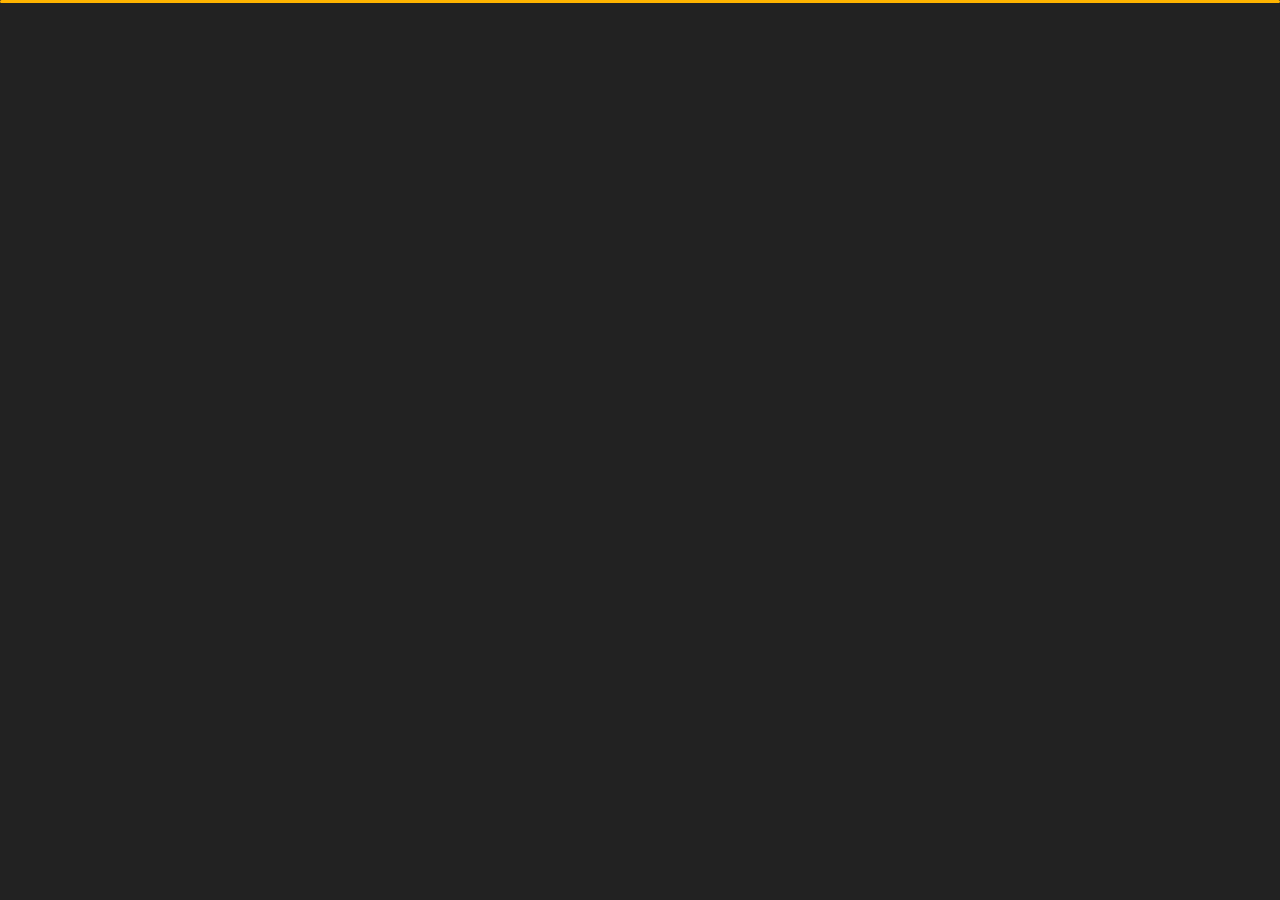
<file: index.html>
﻿<!DOCTYPE html>
<html lang="en">


<head>
    <meta charset="utf-8">
    <title> Ibtesum's Portfolio</title>
    <meta name="viewport" content="width=device-width, initial-scale=1">

    <!-- Template Google Fonts -->
    <link href="https://fonts.googleapis.com/css?family=Poppins:400,400i,500,500i,600,600i,700,700i,800,800i,900,900i" rel="stylesheet">
    <link href="https://fonts.googleapis.com/css?family=Open+Sans:300,400,400i,600,600i,700" rel="stylesheet">

    <!-- Template CSS Files -->
    <link href="css/bootstrap.min.css" rel="stylesheet">
    <link href="css/preloader.min.css" rel="stylesheet">
    <link href="css/circle.css" rel="stylesheet">
    <link href="css/font-awesome.min.css" rel="stylesheet">
    <link href="css/fm.revealator.jquery.min.css" rel="stylesheet">
    <link href="css/style.css" rel="stylesheet">

    <!-- CSS Skin File -->
    <link href="css/skins/yellow.css" rel="stylesheet">
    
        <!-- Live Style Switcher - demo only -->
    <link rel="alternate stylesheet" type="text/css" title="blue" href="css/skins/blue.css" />
    <link rel="alternate stylesheet" type="text/css" title="green" href="css/skins/green.css" />
    <link rel="alternate stylesheet" type="text/css" title="yellow" href="css/skins/yellow.css" />
    <link rel="alternate stylesheet" type="text/css" title="blueviolet" href="css/skins/blueviolet.css" />
    <link rel="alternate stylesheet" type="text/css" title="goldenrod" href="css/skins/goldenrod.css" />
    <link rel="alternate stylesheet" type="text/css" title="magenta" href="css/skins/magenta.css" />
    <link rel="alternate stylesheet" type="text/css" title="orange" href="css/skins/orange.css" />
    <link rel="alternate stylesheet" type="text/css" title="purple" href="css/skins/purple.css" />
    <link rel="alternate stylesheet" type="text/css" title="red" href="css/skins/red.css" />
    <link rel="alternate stylesheet" type="text/css" title="yellowgreen" href="css/skins/yellowgreen.css" />
    <link rel="stylesheet" type="text/css" href="css/styleswitcher.css" />


    <!-- Modernizr JS File -->
    <script src="js/modernizr.custom.js"></script>
</head>

<body class="home">
<!-- Live Style Switcher Starts - demo only -->
<div id="switcher" class="">
    <div class="content-switcher">
        <h4>STYLE SWITCHER</h4>
        <ul>
            <li>
                <a href="#" onclick="setActiveStyleSheet('purple');" title="purple" class="color"><img src="img/styleswitcher/purple.png" alt="purple"/></a>
            </li>
            <li>
                <a href="#" onclick="setActiveStyleSheet('red');" title="red" class="color"><img src="img/styleswitcher/red.png" alt="red"/></a>
            </li>
            <li>
                <a href="#" onclick="setActiveStyleSheet('blueviolet');" title="blueviolet" class="color"><img src="img/styleswitcher/blueviolet.png" alt="blueviolet"/></a>
            </li>
            <li>
                <a href="#" onclick="setActiveStyleSheet('blue');" title="blue" class="color"><img src="img/styleswitcher/blue.png" alt="blue"/></a>
            </li>
            <li>
                <a href="#" onclick="setActiveStyleSheet('goldenrod');" title="goldenrod" class="color"><img src="img/styleswitcher/goldenrod.png" alt="goldenrod"/></a>
            </li>
            <li>
                <a href="#" onclick="setActiveStyleSheet('magenta');" title="magenta" class="color"><img src="img/styleswitcher/magenta.png" alt="magenta"/></a>
            </li>
            <li>
                <a href="#" onclick="setActiveStyleSheet('yellowgreen');" title="yellowgreen" class="color"><img src="img/styleswitcher/yellowgreen.png" alt="yellowgreen"/></a>
            </li>
            <li>
                <a href="#" onclick="setActiveStyleSheet('orange');" title="orange" class="color"><img src="img/styleswitcher/orange.png" alt="orange"/></a>
            </li>
            <li>
                <a href="#" onclick="setActiveStyleSheet('green');" title="green" class="color"><img src="img/styleswitcher/green.png" alt="green"/></a>
            </li>
            <li>
                <a href="#" onclick="setActiveStyleSheet('yellow');" title="yellow" class="color"><img src="img/styleswitcher/yellow.png" alt="yellow"/></a>
            </li>
        </ul>
           <div id="hideSwitcher">&times;</div>
    </div>
</div>
<div id="showSwitcher" class="styleSecondColor"><i class="fa fa-cog fa-spin"></i></div>
<!-- Live Style Switcher Ends - demo only -->
<!-- Header Starts -->
<header class="header" id="navbar-collapse-toggle">
    <!-- Fixed Navigation Starts -->
    <ul class="icon-menu d-none d-lg-block revealator-slideup revealator-once revealator-delay1">
        <li class="icon-box active">
            <i class="fa fa-home"></i>
            <a href="index.html">
                <h2>Home</h2>
            </a>
        </li>
        <li class="icon-box">
            <i class="fa fa-user"></i>
            <a href="about.html">
                <h2>About</h2>
            </a>
        </li>
        <li class="icon-box">
            <i class="fa fa-briefcase"></i>
            <a href="portfolio.html">
                <h2>Portfolio</h2>
            </a>
        </li>
        <li class="icon-box">
            <i class="fa fa-envelope-open"></i>
            <a href="contact.html">
                <h2>Contact</h2>
            </a>
        </li>
        <li class="icon-box">
            <i class="fa fa-comments"></i>
            <a href="blog.html">
                <h2>Blog</h2>
            </a>
        </li>
    </ul>
    <!-- Fixed Navigation Ends -->
    <!-- Mobile Menu Starts -->
    <nav role="navigation" class="d-block d-lg-none">
        <div id="menuToggle">
            <input type="checkbox" />
            <span></span>
            <span></span>
            <span></span>
            <ul class="list-unstyled" id="menu">
                <li class="active"><a href="index.html"><i class="fa fa-home"></i><span>Home</span></a></li>
                <li><a href="about.html"><i class="fa fa-user"></i><span>About</span></a></li>
                <li><a href="portfolio.html"><i class="fa fa-folder-open"></i><span>Portfolio</span></a></li>
                <li><a href="contact.html"><i class="fa fa-envelope-open"></i><span>Contact</span></a></li>
                <li><a href="blog.html"><i class="fa fa-comments"></i><span>Blog</span></a></li>
            </ul>
        </div>
    </nav>
    <!-- Mobile Menu Ends -->
</header>
<!-- Header Ends -->
<!-- Main Content Starts -->
<section class="container-fluid main-container container-home p-0 revealator-slideup revealator-once revealator-delay1">
    <div class="color-block d-none d-lg-block"></div>
    <div class="row home-details-container align-items-center">
        <div class="col-lg-4 bg position-fixed d-none d-lg-block"></div>
        <div class="col-12 col-lg-8 offset-lg-4 home-details text-left text-sm-center text-lg-left">
            <div>
                <img src="img/sakibdp.jpg" class="img-fluid main-img-mobile d-none d-sm-block d-lg-none" alt="my picture" />
                <h6 class="text-uppercase open-sans-font mb-0 d-block d-sm-none d-lg-block">hi there !</h6>
                <h1 class="text-uppercase poppins-font"><span>I'm</span> Mohammad Ibtesum Sakib</h1>
                <p class="open-sans-font">An explorer who is a data science student and Computer Science graduate looking to expand his knowledge of the data field. 
                    I recently completed my master's seminar titled "Leveraging AI and Transformer Models for Depression Detection and Behavioral Insights in
                    Social Media"(Note-2.00) at TU Dortmund. I wrote my bachelor thesis titled "Real-Time Speech-to-Speech Translation from Bengali to English with BLEU 48.98 (Grade: 1.3)".
                    Former Research Assistant in the Economic Research Group (ERG), where I was responsible for data analysis and predictive modeling. 
                    My research focuses on machine learning combined with natural language processing (NLP), text analytics, artificial intelligence, and data science. 
                    Now I am diving deeper into Data Analysis and Statistics</p>
                <a href="about.html" class="btn btn-about">more about me</a>
            </div>
        </div>
    </div>
</section>
<!-- Main Content Ends -->

<script src="js/jquery-3.5.0.min.js"></script>
<script src="js/styleswitcher.js"></script>
<script src="js/preloader.min.js"></script>
<script src="js/fm.revealator.jquery.min.js"></script>
<script src="js/imagesloaded.pkgd.min.js"></script>
<script src="js/masonry.pkgd.min.js"></script>
<script src="js/classie.js"></script>
<script src="js/cbpGridGallery.js"></script>
<script src="js/jquery.hoverdir.js"></script>
<script src="js/popper.min.js"></script>
<script src="js/bootstrap.js"></script>
<script src="js/custom.js"></script>

</body>

</html>
</file>
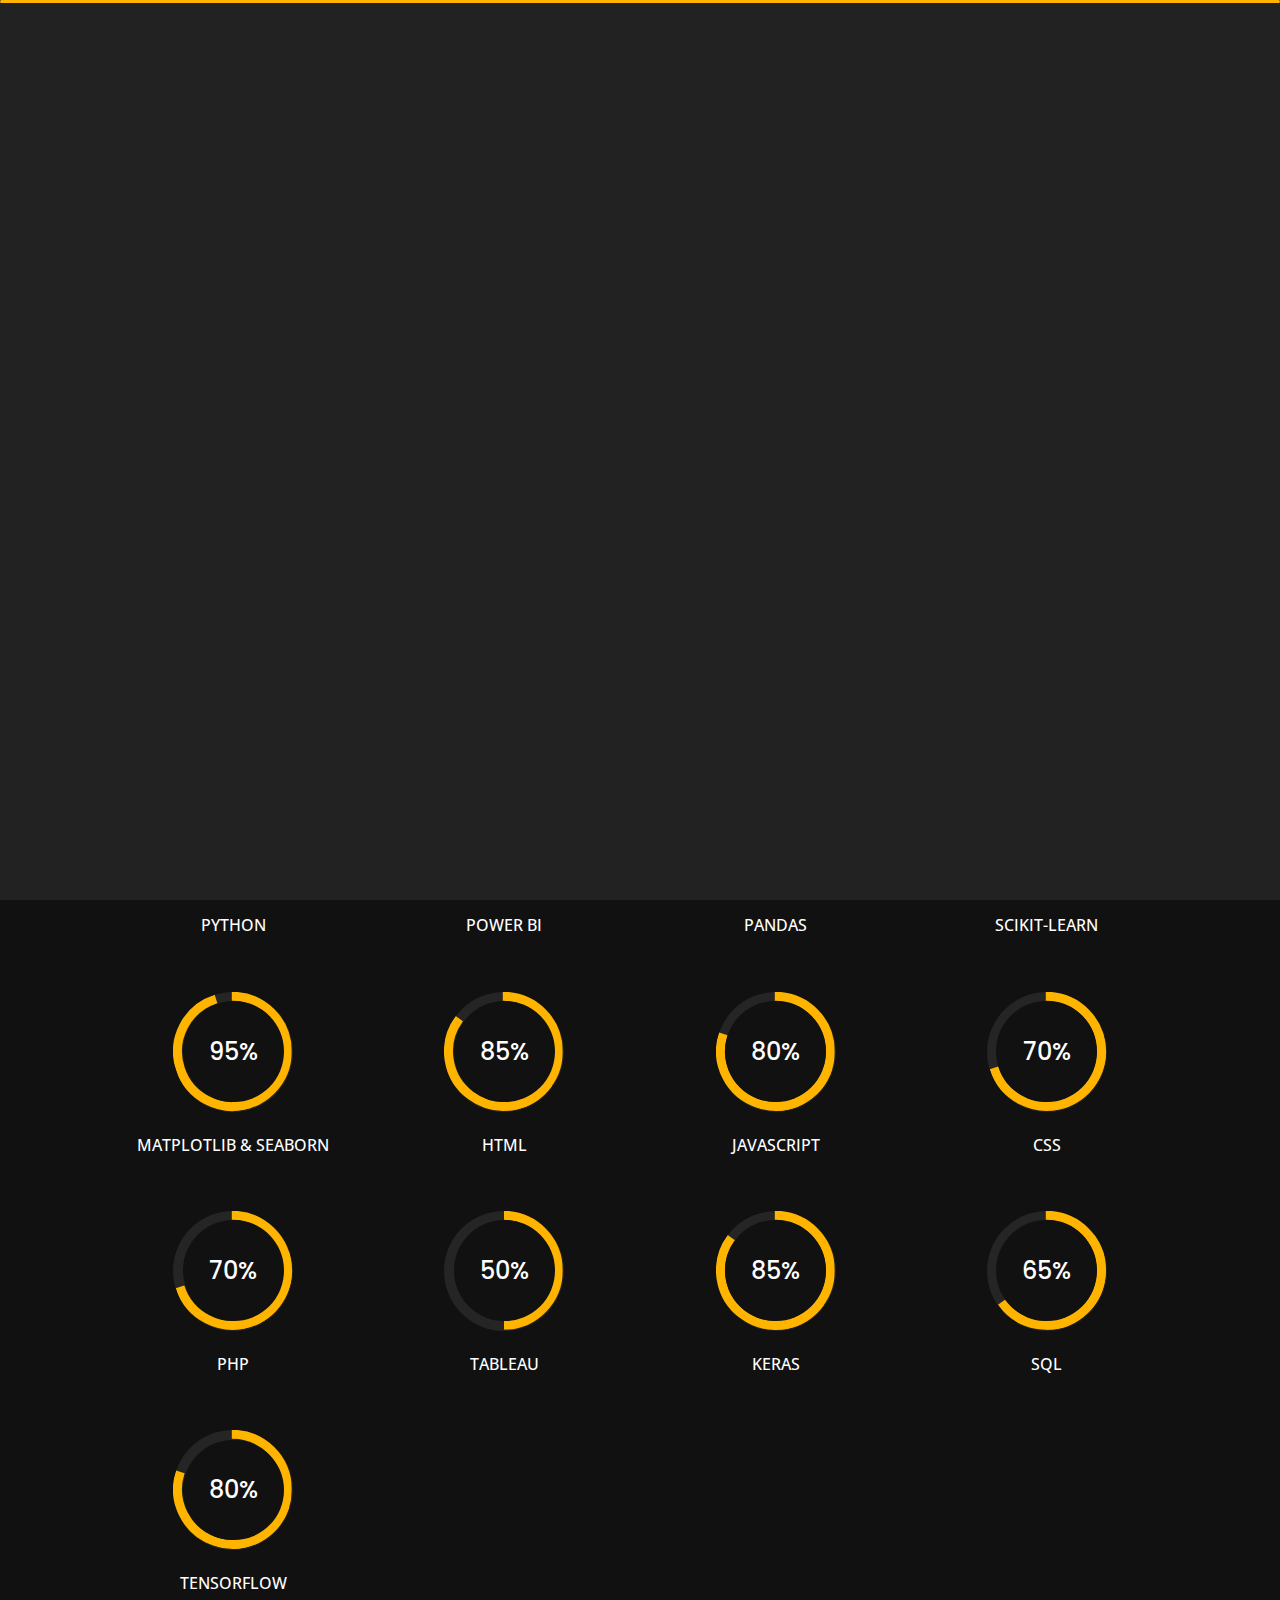
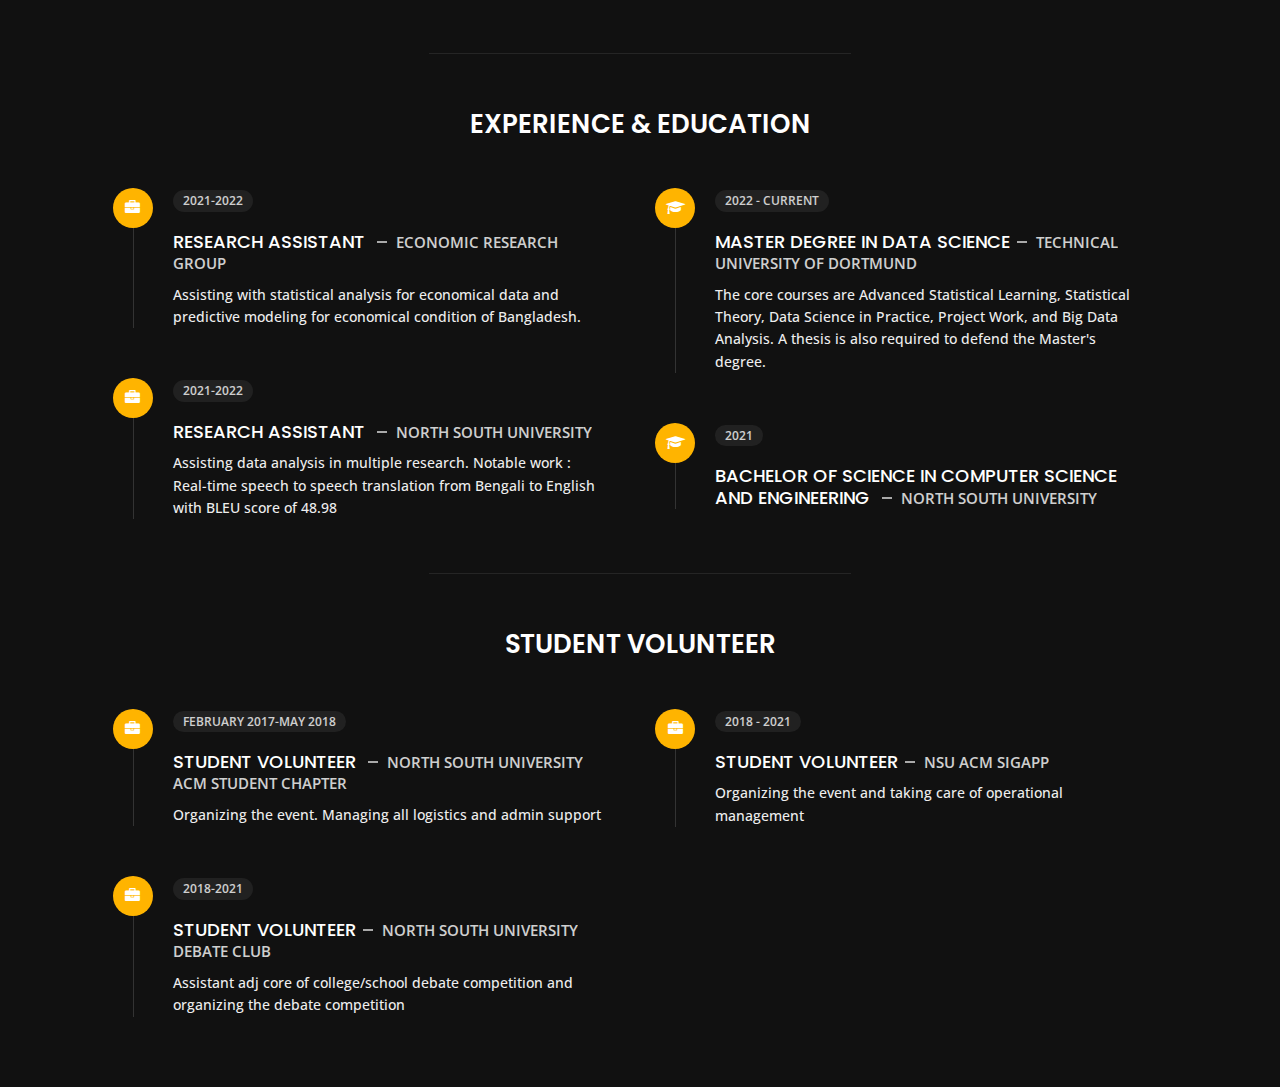
<file: about.html>
<!DOCTYPE html>
<html lang="en">


<head>
    <meta charset="utf-8">
    <title>About Ibtesum's Portfolio</title>
    <meta name="viewport" content="width=device-width, initial-scale=1">

    <!-- Template Google Fonts -->
    <link href="https://fonts.googleapis.com/css?family=Poppins:400,400i,500,500i,600,600i,700,700i,800,800i,900,900i" rel="stylesheet">
    <link href="https://fonts.googleapis.com/css?family=Open+Sans:300,400,400i,600,600i,700" rel="stylesheet">

    <!-- Template CSS Files -->
    <link href="css/bootstrap.min.css" rel="stylesheet">
    <link href="css/preloader.min.css" rel="stylesheet">
    <link href="css/circle.css" rel="stylesheet">
    <link href="css/font-awesome.min.css" rel="stylesheet">
    <link href="css/fm.revealator.jquery.min.css" rel="stylesheet">
    <link href="css/style.css" rel="stylesheet">

    <!-- CSS Skin File -->
    <link href="css/skins/yellow.css" rel="stylesheet">

    <!-- Live Style Switcher - demo only -->
    <link rel="alternate stylesheet" type="text/css" title="blue" href="css/skins/blue.css" />
    <link rel="alternate stylesheet" type="text/css" title="green" href="css/skins/green.css" />
    <link rel="alternate stylesheet" type="text/css" title="yellow" href="css/skins/yellow.css" />
    <link rel="alternate stylesheet" type="text/css" title="blueviolet" href="css/skins/blueviolet.css" />
    <link rel="alternate stylesheet" type="text/css" title="goldenrod" href="css/skins/goldenrod.css" />
    <link rel="alternate stylesheet" type="text/css" title="magenta" href="css/skins/magenta.css" />
    <link rel="alternate stylesheet" type="text/css" title="orange" href="css/skins/orange.css" />
    <link rel="alternate stylesheet" type="text/css" title="purple" href="css/skins/purple.css" />
    <link rel="alternate stylesheet" type="text/css" title="red" href="css/skins/red.css" />
    <link rel="alternate stylesheet" type="text/css" title="yellowgreen" href="css/skins/yellowgreen.css" />
    <link rel="stylesheet" type="text/css" href="css/styleswitcher.css" />

    <!-- Modernizr JS File -->
    <script src="js/modernizr.custom.js"></script>
</head>

<body class="about">
<!-- Live Style Switcher Starts - demo only -->
<div id="switcher" class="">
    <div class="content-switcher">
        <h4>STYLE SWITCHER</h4>
        <ul>
            <li>
                <a href="#" onclick="setActiveStyleSheet('purple');" title="purple" class="color"><img src="img/styleswitcher/purple.png" alt="purple"/></a>
            </li>
            <li>
                <a href="#" onclick="setActiveStyleSheet('red');" title="red" class="color"><img src="img/styleswitcher/red.png" alt="red"/></a>
            </li>
            <li>
                <a href="#" onclick="setActiveStyleSheet('blueviolet');" title="blueviolet" class="color"><img src="img/styleswitcher/blueviolet.png" alt="blueviolet"/></a>
            </li>
            <li>
                <a href="#" onclick="setActiveStyleSheet('blue');" title="blue" class="color"><img src="img/styleswitcher/blue.png" alt="blue"/></a>
            </li>
            <li>
                <a href="#" onclick="setActiveStyleSheet('goldenrod');" title="goldenrod" class="color"><img src="img/styleswitcher/goldenrod.png" alt="goldenrod"/></a>
            </li>
            <li>
                <a href="#" onclick="setActiveStyleSheet('magenta');" title="magenta" class="color"><img src="img/styleswitcher/magenta.png" alt="magenta"/></a>
            </li>
            <li>
                <a href="#" onclick="setActiveStyleSheet('yellowgreen');" title="yellowgreen" class="color"><img src="img/styleswitcher/yellowgreen.png" alt="yellowgreen"/></a>
            </li>
            <li>
                <a href="#" onclick="setActiveStyleSheet('orange');" title="orange" class="color"><img src="img/styleswitcher/orange.png" alt="orange"/></a>
            </li>
            <li>
                <a href="#" onclick="setActiveStyleSheet('green');" title="green" class="color"><img src="img/styleswitcher/green.png" alt="green"/></a>
            </li>
            <li>
                <a href="#" onclick="setActiveStyleSheet('yellow');" title="yellow" class="color"><img src="img/styleswitcher/yellow.png" alt="yellow"/></a>
            </li>
        </ul>

        <div id="hideSwitcher">&times;</div>
    </div>

</div>
<div id="showSwitcher" class="styleSecondColor"><i class="fa fa-cog fa-spin"></i></div>
<!-- Live Style Switcher Ends - demo only -->
<!-- Header Starts -->
<header class="header" id="navbar-collapse-toggle">
    <!-- Fixed Navigation Starts -->
    <ul class="icon-menu d-none d-lg-block revealator-slideup revealator-once revealator-delay1">
        <li class="icon-box">
            <i class="fa fa-home"></i>
            <a href="index.html">
                <h2>Home</h2>
            </a>
        </li>
        <li class="icon-box active">
            <i class="fa fa-user"></i>
            <a href="about.html">
                <h2>About</h2>
            </a>
        </li>
        <li class="icon-box">
            <i class="fa fa-briefcase"></i>
            <a href="portfolio.html">
                <h2>Portfolio</h2>
            </a>
        </li>
        <li class="icon-box">
            <i class="fa fa-envelope-open"></i>
            <a href="contact.html">
                <h2>Contact</h2>
            </a>
        </li>
        <li class="icon-box">
            <i class="fa fa-comments"></i>
            <a href="blog.html">
                <h2>Blog</h2>
            </a>
        </li>
    </ul>
    <!-- Fixed Navigation Ends -->
    <!-- Mobile Menu Starts -->
    <nav role="navigation" class="d-block d-lg-none">
        <div id="menuToggle">
            <input type="checkbox" />
            <span></span>
            <span></span>
            <span></span>
            <ul class="list-unstyled" id="menu">
                <li><a href="index.html"><i class="fa fa-home"></i><span>Home</span></a></li>
                <li class="active"><a href="about.html"><i class="fa fa-user"></i><span>About</span></a></li>
                <li><a href="portfolio.html"><i class="fa fa-folder-open"></i><span>Portfolio</span></a></li>
                <li><a href="contact.html"><i class="fa fa-envelope-open"></i><span>Contact</span></a></li>
                <li><a href="blog.html"><i class="fa fa-comments"></i><span>Blog</span></a></li>
            </ul>
        </div>
    </nav>
    <!-- Mobile Menu Ends -->
</header>
<!-- Header Ends -->
<!-- Page Title Starts -->
<section class="title-section text-left text-sm-center revealator-slideup revealator-once revealator-delay1">
    <h1>ABOUT <span>ME</span></h1>
    <span class="title-bg">Resume</span>
</section>
<!-- Page Title Ends -->
<!-- Main Content Starts -->
<section class="main-content revealator-slideup revealator-once revealator-delay1">
    <div class="container">
        <div class="row">
            <!-- Personal Info Starts -->
            <div class="col-12 col-lg-5 col-xl-6">
                <div class="row">
                    <div class="col-12">
                        <h3 class="text-uppercase custom-title mb-0 ft-wt-600">personal infos</h3>
                    </div>
                    <div class="col-12 d-block d-sm-none">
                        <img src="img/sakibdp.jpg" class="img-fluid main-img-mobile" alt="my picture" />
                    </div>
                    <div class="col-6">
                        <ul class="about-list list-unstyled open-sans-font">
                            <li> <span class="title">first name :</span> <span class="value d-block d-sm-inline-block d-lg-block d-xl-inline-block">Mohammad Ibtesum</span> </li>
                            <li> <span class="title">last name :</span> <span class="value d-block d-sm-inline-block d-lg-block d-xl-inline-block">Sakib</span> </li>
                            <li> <span class="title">Nationality :</span> <span class="value d-block d-sm-inline-block d-lg-block d-xl-inline-block">Bangladeshi</span> </li>
                            <li> <span class="title">Job offer :</span> <span class="value d-block d-sm-inline-block d-lg-block d-xl-inline-block">Available</span> </li>
                        </ul>
                    </div>
                    <div class="col-6">
                        <ul class="about-list list-unstyled open-sans-font">
                            <li> <span class="title">Address :</span> <span class="value d-block d-sm-inline-block d-lg-block d-xl-inline-block">Dortmund, Germany</span> </li>
                            <li> <span class="title">Email :</span> <span class="value d-block d-sm-inline-block d-lg-block d-xl-inline-block">ibtesum38@mail.com</span> </li>
                            <li> <span class="title">LinkedIn :</span> <span class="value d-block d-sm-inline-block d-lg-block d-xl-inline-block">Mohammad Ibtesum Sakib</span> </li>
                            <li> <span class="title">langages :</span> <span class="value d-block d-sm-inline-block d-lg-block d-xl-inline-block">Bengali, English, German, Hindi</span> </li>
                        </ul>
                    </div>
                    <div class="col-12 mt-3">
                        <a href="https://drive.google.com/file/d/1YVea_zYfHLpfUgCi_pkdizruL7v85g2w/view?usp=sharing" class="btn btn-download">Download CV</a>
                    </div>
                </div>
            </div>
            <!-- Personal Info Ends -->
            <!-- Boxes Starts -->
            <div class="col-12 col-lg-7 col-xl-6 mt-5 mt-lg-0">
                <div class="row">
                    <div class="col-6">
                        <div class="box-stats with-margin">
                            <h3 class="poppins-font position-relative">1</h3>
                            <p class="open-sans-font m-0 position-relative text-uppercase">year of <span class="d-block">experience</span></p>
                        </div>
                    </div>
                    <div class="col-6">
                        <div class="box-stats with-margin">
                            <h3 class="poppins-font position-relative">15</h3>
                            <p class="open-sans-font m-0 position-relative text-uppercase">completed <span class="d-block">projects</span></p>
                        </div>
                    </div>
                    <div class="col-6">
                        <div class="box-stats">
                            <h3 class="poppins-font position-relative">10</h3>
                            <p class="open-sans-font m-0 position-relative text-uppercase">Happy<span class="d-block">customers</span></p>
                        </div>
                    </div>
                    <div class="col-6">
                        <div class="box-stats">
                            <h3 class="poppins-font position-relative">3</h3>
                            <p class="open-sans-font m-0 position-relative text-uppercase">awards <span class="d-block">won</span></p>
                        </div>
                    </div>
                </div>
            </div>
            <!-- Boxes Ends -->
        </div>
        <hr class="separator">
        <!-- Skills Starts -->
        <div class="row">
            <div class="col-12">
                <h3 class="text-uppercase pb-4 pb-sm-5 mb-3 mb-sm-0 text-left text-sm-center custom-title ft-wt-600">My Skills</h3>
            </div>
            <div class="col-6 col-md-3 mb-3 mb-sm-5">
                <div class="c100 p95">
                    <span>95%</span>
                    <div class="slice">
                        <div class="bar"></div>
                        <div class="fill"></div>
                    </div>
                </div>
                <h6 class="text-uppercase open-sans-font text-center mt-2 mt-sm-4">Python</h6>
            </div>
            <div class="col-6 col-md-3 mb-3 mb-sm-5">
                <div class="c100 p70">
                    <span>70%</span>
                    <div class="slice">
                        <div class="bar"></div>
                        <div class="fill"></div>
                    </div>
                </div>
                <h6 class="text-uppercase open-sans-font text-center mt-2 mt-sm-4">Power BI</h6>
            </div>
            <div class="col-6 col-md-3 mb-3 mb-sm-5">
                <div class="c100 p95">
                    <span>95%</span>
                    <div class="slice">
                        <div class="bar"></div>
                        <div class="fill"></div>
                    </div>
                </div>
                <h6 class="text-uppercase open-sans-font text-center mt-2 mt-sm-4">Pandas</h6>
            </div>
            <div class="col-6 col-md-3 mb-3 mb-sm-5">
                <div class="c100 p95">
                    <span>95%</span>
                    <div class="slice">
                        <div class="bar"></div>
                        <div class="fill"></div>
                    </div>
                </div>
                <h6 class="text-uppercase open-sans-font text-center mt-2 mt-sm-4">Scikit-Learn</h6>
            </div>
            <div class="col-6 col-md-3 mb-3 mb-sm-5">
                <div class="c100 p95">
                    <span>95%</span>
                    <div class="slice">
                        <div class="bar"></div>
                        <div class="fill"></div>
                    </div>
                </div>
                <h6 class="text-uppercase open-sans-font text-center mt-2 mt-sm-4">Matplotlib & Seaborn</h6>
            </div>
            <div class="col-6 col-md-3 mb-3 mb-sm-5">
                <div class="c100 p85">
                    <span>85%</span>
                    <div class="slice">
                        <div class="bar"></div>
                        <div class="fill"></div>
                    </div>
                </div>
                <h6 class="text-uppercase open-sans-font text-center mt-2 mt-sm-4">html</h6>
            </div>
            <div class="col-6 col-md-3 mb-3 mb-sm-5">
                <div class="c100 p80">
                    <span>80%</span>
                    <div class="slice">
                        <div class="bar"></div>
                        <div class="fill"></div>
                    </div>
                </div>
                <h6 class="text-uppercase open-sans-font text-center mt-2 mt-sm-4">javascript</h6>
            </div>
            <div class="col-6 col-md-3 mb-3 mb-sm-5">
                <div class="c100 p70">
                    <span>70%</span>
                    <div class="slice">
                        <div class="bar"></div>
                        <div class="fill"></div>
                    </div>
                </div>
                <h6 class="text-uppercase open-sans-font text-center mt-2 mt-sm-4">css</h6>
            </div>
            <div class="col-6 col-md-3 mb-3 mb-sm-5">
                <div class="c100 p70">
                    <span>70%</span>
                    <div class="slice">
                        <div class="bar"></div>
                        <div class="fill"></div>
                    </div>
                </div>
                <h6 class="text-uppercase open-sans-font text-center mt-2 mt-sm-4">php</h6>
            </div>
            <div class="col-6 col-md-3 mb-3 mb-sm-5">
                <div class="c100 p50">
                    <span>50%</span>
                    <div class="slice">
                        <div class="bar"></div>
                        <div class="fill"></div>
                    </div>
                </div>
                <h6 class="text-uppercase open-sans-font text-center mt-2 mt-sm-4">Tableau</h6>
            </div>
            <div class="col-6 col-md-3 mb-3 mb-sm-5">
                <div class="c100 p85">
                    <span>85%</span>
                    <div class="slice">
                        <div class="bar"></div>
                        <div class="fill"></div>
                    </div>
                </div>
                <h6 class="text-uppercase open-sans-font text-center mt-2 mt-sm-4">Keras</h6>
            </div>
            <div class="col-6 col-md-3 mb-3 mb-sm-5">
                <div class="c100 p65">
                    <span>65%</span>
                    <div class="slice">
                        <div class="bar"></div>
                        <div class="fill"></div>
                    </div>
                </div>
                <h6 class="text-uppercase open-sans-font text-center mt-2 mt-sm-4">SQL</h6>
            </div>
            <div class="col-6 col-md-3 mb-3 mb-sm-5">
                <div class="c100 p80">
                    <span>80%</span>
                    <div class="slice">
                        <div class="bar"></div>
                        <div class="fill"></div>
                    </div>
                </div>
                <h6 class="text-uppercase open-sans-font text-center mt-2 mt-sm-4">Tensorflow</h6>
            </div>
        </div>
        <!-- Skills Ends -->
        <hr class="separator mt-1">
        <!-- Experience & Education Starts -->
        <div class="row">
            <div class="col-12">
                <h3 class="text-uppercase pb-5 mb-0 text-left text-sm-center custom-title ft-wt-600">Experience <span>&</span> Education</h3>
            </div>
            <div class="col-lg-6 m-15px-tb">
                <div class="resume-box">
                    <ul>
                        <li>
                            <div class="icon">
                                <i class="fa fa-briefcase"></i>
                            </div>
                            <span class="time open-sans-font text-uppercase">2021-2022</span>
                            <h5 class="poppins-font text-uppercase">Research Assistant <span class="place open-sans-font">Economic Research Group</span></h5>
                            <p class="open-sans-font">Assisting with statistical analysis for economical data and predictive modeling for economical condition of Bangladesh.</p>
                        </li>
                        <li>
                            <div class="icon">
                                <i class="fa fa-briefcase"></i>
                            </div>
                            <span class="time open-sans-font text-uppercase">2021-2022</span>
                            <h5 class="poppins-font text-uppercase">Research Assistant <span class="place open-sans-font">North South University</span></h5>
                            <p class="open-sans-font">Assisting data analysis in multiple research. Notable work : Real-time speech to speech translation from Bengali to English with BLEU score of 48.98</p>
                        </li>
                    </ul>
                </div>
            </div>
            <div class="col-lg-6 m-15px-tb">
                <div class="resume-box">
                    <ul>
                        <li>
                            <div class="icon">
                                <i class="fa fa-graduation-cap"></i>
                            </div>
                            <span class="time open-sans-font text-uppercase">2022 - current</span>
                            <h5 class="poppins-font text-uppercase">Master Degree in Data Science<span class="place open-sans-font">Technical University of Dortmund</span></h5>
                            <p class="open-sans-font">The core courses are Advanced Statistical Learning, Statistical Theory, Data Science in Practice, Project Work, and Big Data Analysis. A thesis is also required to defend the Master's degree.</p>
                        </li>
                        <li>
                            <div class="icon">
                                <i class="fa fa-graduation-cap"></i>
                            </div>
                            <span class="time open-sans-font text-uppercase">2021</span>
                            <h5 class="poppins-font text-uppercase">Bachelor of Science in Computer Science and Engineering <span class="place open-sans-font">North South University</span></h5>
                            <p class="open-sans-font"></p>
                        </li>
                    </ul>
                </div>
            </div>
        </div>
        <!-- Experience & Education Ends -->
        <hr class="separator mt-1">
        <!-- Student Volunteer Starts -->
        <div class="row">
            <div class="col-12">
                <h3 class="text-uppercase pb-5 mb-0 text-left text-sm-center custom-title ft-wt-600">Student Volunteer</h3>
            </div>
            <div class="col-lg-6 m-15px-tb">
                <div class="resume-box">
                    <ul>
                        <li>
                            <div class="icon">
                                <i class="fa fa-briefcase"></i>
                            </div>
                            <span class="time open-sans-font text-uppercase">February 2017-May 2018</span>
                            <h5 class="poppins-font text-uppercase">Student Volunteer <span class="place open-sans-font">North South University ACM Student Chapter</span></h5>
                            <p class="open-sans-font">Organizing the event. Managing all logistics and admin support</p>
                        </li>
                        <li>
                            <div class="icon">
                                <i class="fa fa-briefcase"></i>
                            </div>
                            <span class="time open-sans-font text-uppercase">2018-2021</span>
                            <h5 class="poppins-font text-uppercase">Student Volunteer<span class="place open-sans-font">North South University Debate Club</span></h5>
                            <p class="open-sans-font"> Assistant adj core of college/school debate competition and organizing the debate competition</p>
                        </li>
                    </ul>
                </div>
            </div>
            <div class="col-lg-6 m-15px-tb">
                <div class="resume-box">
                    <ul>
                        <li>
                            <div class="icon">
                                <i class="fa fa-briefcase"></i>
                            </div>
                            <span class="time open-sans-font text-uppercase">2018 - 2021</span>
                            <h5 class="poppins-font text-uppercase">Student Volunteer<span class="place open-sans-font">NSU ACM SIGAPP</span></h5>
                            <p class="open-sans-font">Organizing the event and taking care of operational management</p>
                        </li>
                    </ul>
                </div>
            </div>
        </div>
        <!-- Student Volunteer Ends -->
    </div>
</section>
<!-- Main Content Ends -->

<!-- Template JS Files -->
<script src="js/jquery-3.5.0.min.js"></script>
<script src="js/styleswitcher.js"></script>
<script src="js/preloader.min.js"></script>
<script src="js/fm.revealator.jquery.min.js"></script>
<script src="js/imagesloaded.pkgd.min.js"></script>
<script src="js/masonry.pkgd.min.js"></script>
<script src="js/classie.js"></script>
<script src="js/cbpGridGallery.js"></script>
<script src="js/jquery.hoverdir.js"></script>
<script src="js/popper.min.js"></script>
<script src="js/bootstrap.js"></script>
<script src="js/custom.js"></script>

</body>


</html>
</file>
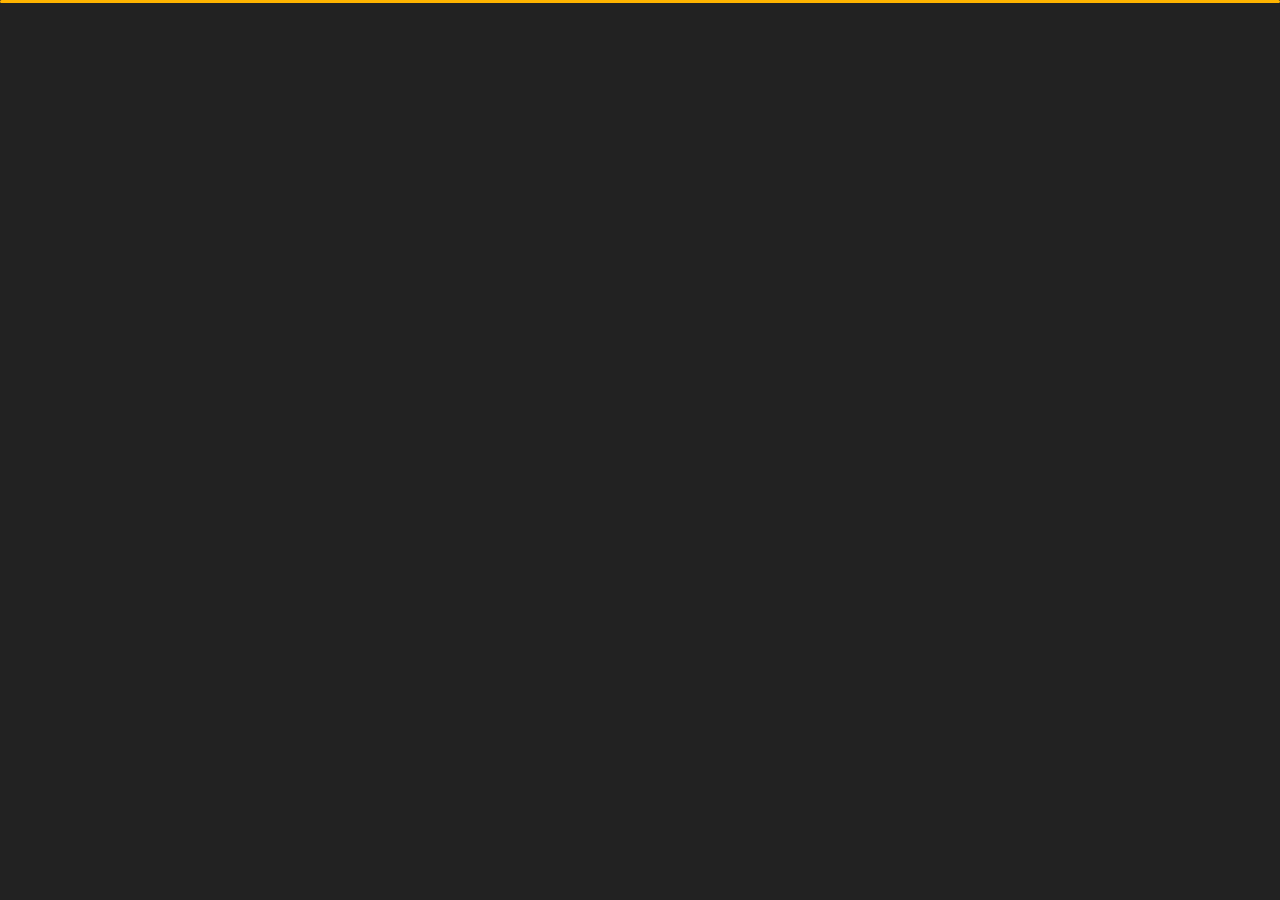
<file: blog-post.html>
<!DOCTYPE html>
<html lang="en">


<head>
    <meta charset="utf-8">
    <title>Blog - Ibtesum's Portfolio</title>
    <meta name="viewport" content="width=device-width, initial-scale=1">

    <!-- Template Google Fonts -->
    <link href="https://fonts.googleapis.com/css?family=Poppins:400,400i,500,500i,600,600i,700,700i,800,800i,900,900i" rel="stylesheet">
    <link href="https://fonts.googleapis.com/css?family=Open+Sans:300,400,400i,600,600i,700" rel="stylesheet">

    <!-- Template CSS Files -->
    <link href="css/bootstrap.min.css" rel="stylesheet">
    <link href="css/preloader.min.css" rel="stylesheet">
    <link href="css/circle.css" rel="stylesheet">
    <link href="css/font-awesome.min.css" rel="stylesheet">
    <link href="css/fm.revealator.jquery.min.css" rel="stylesheet">
    <link href="css/style.css" rel="stylesheet">

    <!-- CSS Skin File -->
    <link href="css/skins/yellow.css" rel="stylesheet">

    <!-- Live Style Switcher - demo only -->
    <link rel="alternate stylesheet" type="text/css" title="blue" href="css/skins/blue.css" />
    <link rel="alternate stylesheet" type="text/css" title="green" href="css/skins/green.css" />
    <link rel="alternate stylesheet" type="text/css" title="yellow" href="css/skins/yellow.css" />
    <link rel="alternate stylesheet" type="text/css" title="blueviolet" href="css/skins/blueviolet.css" />
    <link rel="alternate stylesheet" type="text/css" title="goldenrod" href="css/skins/goldenrod.css" />
    <link rel="alternate stylesheet" type="text/css" title="magenta" href="css/skins/magenta.css" />
    <link rel="alternate stylesheet" type="text/css" title="orange" href="css/skins/orange.css" />
    <link rel="alternate stylesheet" type="text/css" title="purple" href="css/skins/purple.css" />
    <link rel="alternate stylesheet" type="text/css" title="red" href="css/skins/red.css" />
    <link rel="alternate stylesheet" type="text/css" title="yellowgreen" href="css/skins/yellowgreen.css" />
    <link rel="stylesheet" type="text/css" href="css/styleswitcher.css" />

    <!-- Modernizr JS File -->
    <script src="js/modernizr.custom.js"></script>
</head>

<body class="blog-post">
<!-- Live Style Switcher Starts - demo only -->
<div id="switcher" class="">
    <div class="content-switcher">
        <h4>STYLE SWITCHER</h4>
        <ul>
            <li>
                <a href="#" onclick="setActiveStyleSheet('purple');" title="purple" class="color"><img src="img/styleswitcher/purple.png" alt="purple"/></a>
            </li>
            <li>
                <a href="#" onclick="setActiveStyleSheet('red');" title="red" class="color"><img src="img/styleswitcher/red.png" alt="red"/></a>
            </li>
            <li>
                <a href="#" onclick="setActiveStyleSheet('blueviolet');" title="blueviolet" class="color"><img src="img/styleswitcher/blueviolet.png" alt="blueviolet"/></a>
            </li>
            <li>
                <a href="#" onclick="setActiveStyleSheet('blue');" title="blue" class="color"><img src="img/styleswitcher/blue.png" alt="blue"/></a>
            </li>
            <li>
                <a href="#" onclick="setActiveStyleSheet('goldenrod');" title="goldenrod" class="color"><img src="img/styleswitcher/goldenrod.png" alt="goldenrod"/></a>
            </li>
            <li>
                <a href="#" onclick="setActiveStyleSheet('magenta');" title="magenta" class="color"><img src="img/styleswitcher/magenta.png" alt="magenta"/></a>
            </li>
            <li>
                <a href="#" onclick="setActiveStyleSheet('yellowgreen');" title="yellowgreen" class="color"><img src="img/styleswitcher/yellowgreen.png" alt="yellowgreen"/></a>
            </li>
            <li>
                <a href="#" onclick="setActiveStyleSheet('orange');" title="orange" class="color"><img src="img/styleswitcher/orange.png" alt="orange"/></a>
            </li>
            <li>
                <a href="#" onclick="setActiveStyleSheet('green');" title="green" class="color"><img src="img/styleswitcher/green.png" alt="green"/></a>
            </li>
            <li>
                <a href="#" onclick="setActiveStyleSheet('yellow');" title="yellow" class="color"><img src="img/styleswitcher/yellow.png" alt="yellow"/></a>
            </li>
        </ul>

       <div id="hideSwitcher">&times;</div>
    </div>
</div>
<div id="showSwitcher" class="styleSecondColor"><i class="fa fa-cog fa-spin"></i></div>
<!-- Live Style Switcher Ends - demo only -->
<!-- Header Starts -->
<header class="header" id="navbar-collapse-toggle">
    <!-- Fixed Navigation Starts -->
    <ul class="icon-menu d-none d-lg-block revealator-slideup revealator-once revealator-delay1">
        <li class="icon-box">
            <i class="fa fa-home"></i>
            <a href="index.html">
                <h2>Home</h2>
            </a>
        </li>
        <li class="icon-box">
            <i class="fa fa-user"></i>
            <a href="about.html">
                <h2>About</h2>
            </a>
        </li>
        <li class="icon-box">
            <i class="fa fa-briefcase"></i>
            <a href="portfolio.html">
                <h2>Portfolio</h2>
            </a>
        </li>
        <li class="icon-box">
            <i class="fa fa-envelope-open"></i>
            <a href="contact.html">
                <h2>Contact</h2>
            </a>
        </li>
        <li class="icon-box active">
            <i class="fa fa-comments"></i>
            <a href="blog.html">
                <h2>Blog</h2>
            </a>
        </li>
    </ul>
    <!-- Fixed Navigation Ends -->
    <!-- Mobile Menu Starts -->
    <nav role="navigation" class="d-block d-lg-none">
        <div id="menuToggle">
            <input type="checkbox" />
            <span></span>
            <span></span>
            <span></span>
            <ul class="list-unstyled" id="menu">
                <li><a href="index.html"><i class="fa fa-home"></i><span>Home</span></a></li>
                <li><a href="about.html"><i class="fa fa-user"></i><span>About</span></a></li>
                <li><a href="portfolio.html"><i class="fa fa-folder-open"></i><span>Portfolio</span></a></li>
                <li><a href="contact.html"><i class="fa fa-envelope-open"></i><span>Contact</span></a></li>
                <li class="active"><a href="blog.html"><i class="fa fa-comments"></i><span>Blog</span></a></li>
            </ul>
        </div>
    </nav>
    <!-- Mobile Menu Ends -->
</header>
<!-- Header Ends -->
<!-- Page Title Starts -->
<section class="title-section text-left text-sm-center revealator-slideup revealator-once revealator-delay1">
    <h1>my <span>blog</span></h1>
    <span class="title-bg">posts</span>
</section>
<!-- Page Title Ends -->
<!-- Main Content Starts -->
<section class="main-content revealator-slideup revealator-once revealator-delay1">
    <div class="container">
        <div class="row">
            <!-- Article Starts -->
            <article class="col-12">
                <!-- Meta Starts -->
                <div class="meta open-sans-font">
                    <span><i class="fa fa-user"></i> Ibtesum Sakib</span>
                    <span class="date"><i class="fa fa-calendar"></i> 03 December 2023</span>
                    <span><i class="fa fa-tags"></i> Data Science</span>
                </div>
                <!-- Meta Ends -->
                <!-- Article Content Starts -->
                <h1 class="text-uppercase text-capitalize">Everything You Need to Know </h1>
                <img src="img/blog/blog-post-1.jpg" class="img-fluid" alt="Blog image"/>
                <div class="blog-excerpt open-sans-font pb-5">
                    <p>Stay tune!</p>
                </div>
                <!-- Article Content Ends -->
            </article>
            <!-- Article Ends -->
        </div>
    </div>
</section>
<!-- Template JS Files -->
<script src="js/jquery-3.5.0.min.js"></script>
<script src="js/styleswitcher.js"></script>
<script src="js/preloader.min.js"></script>
<script src="js/fm.revealator.jquery.min.js"></script>
<script src="js/imagesloaded.pkgd.min.js"></script>
<script src="js/masonry.pkgd.min.js"></script>
<script src="js/classie.js"></script>
<script src="js/cbpGridGallery.js"></script>
<script src="js/jquery.hoverdir.js"></script>
<script src="js/popper.min.js"></script>
<script src="js/bootstrap.js"></script>
<script src="js/custom.js"></script>

</body>


</html>
</file>
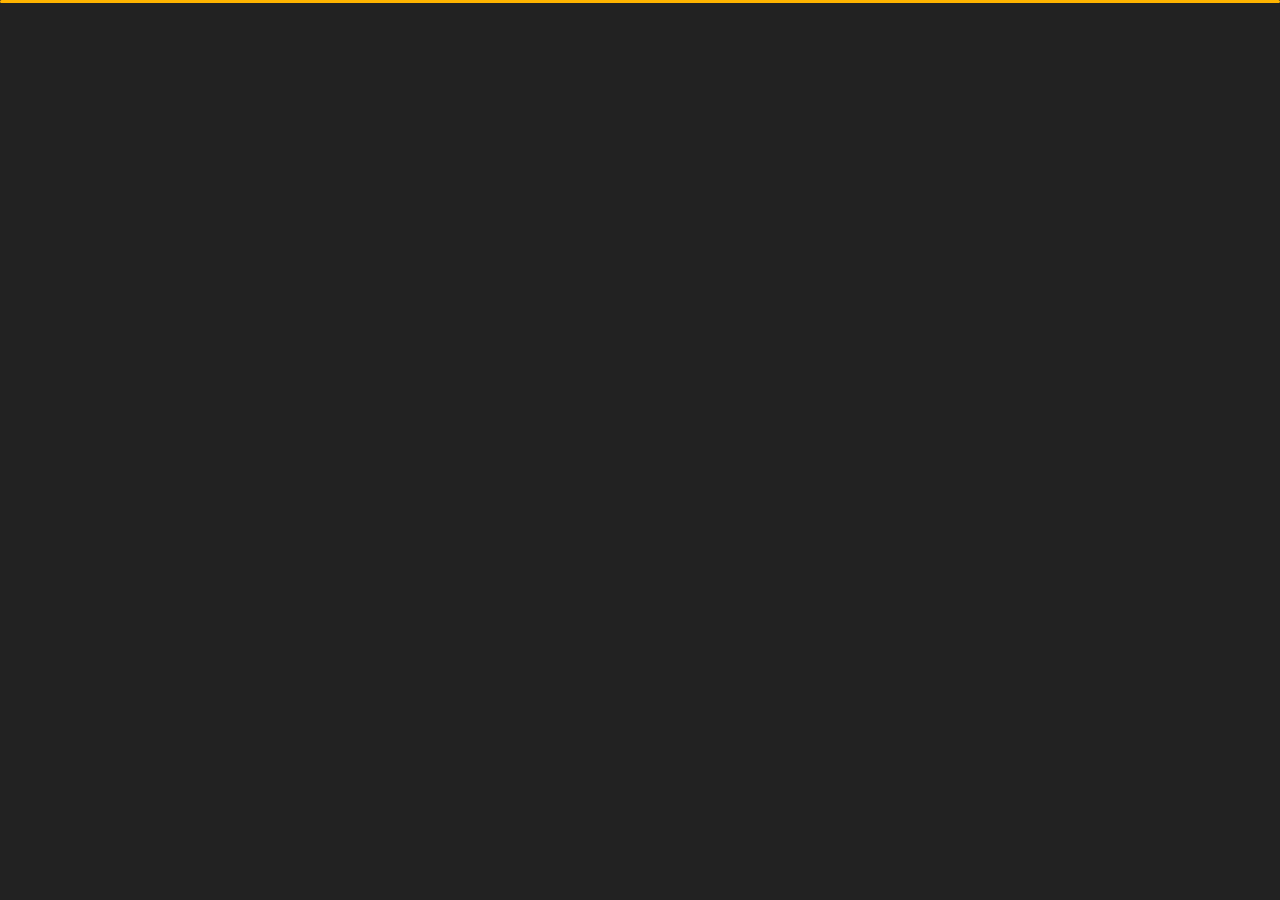
<file: blog.html>
﻿<!DOCTYPE html>
<html lang="en">


<head>
    <meta charset="utf-8">
    <title>Blog - Ibtesum's Portfolio</title>
    <meta name="viewport" content="width=device-width, initial-scale=1">

    <!-- Template Google Fonts -->
    <link href="https://fonts.googleapis.com/css?family=Poppins:400,400i,500,500i,600,600i,700,700i,800,800i,900,900i" rel="stylesheet">
    <link href="https://fonts.googleapis.com/css?family=Open+Sans:300,400,400i,600,600i,700" rel="stylesheet">

    <!-- Template CSS Files -->
    <link href="css/bootstrap.min.css" rel="stylesheet">
    <link href="css/preloader.min.css" rel="stylesheet">
    <link href="css/circle.css" rel="stylesheet">
    <link href="css/font-awesome.min.css" rel="stylesheet">
    <link href="css/fm.revealator.jquery.min.css" rel="stylesheet">
    <link href="css/style.css" rel="stylesheet">

    <!-- CSS Skin File -->
    <link href="css/skins/yellow.css" rel="stylesheet">

    <!-- Live Style Switcher - demo only -->
    <link rel="alternate stylesheet" type="text/css" title="blue" href="css/skins/blue.css" />
    <link rel="alternate stylesheet" type="text/css" title="green" href="css/skins/green.css" />
    <link rel="alternate stylesheet" type="text/css" title="yellow" href="css/skins/yellow.css" />
    <link rel="alternate stylesheet" type="text/css" title="blueviolet" href="css/skins/blueviolet.css" />
    <link rel="alternate stylesheet" type="text/css" title="goldenrod" href="css/skins/goldenrod.css" />
    <link rel="alternate stylesheet" type="text/css" title="magenta" href="css/skins/magenta.css" />
    <link rel="alternate stylesheet" type="text/css" title="orange" href="css/skins/orange.css" />
    <link rel="alternate stylesheet" type="text/css" title="purple" href="css/skins/purple.css" />
    <link rel="alternate stylesheet" type="text/css" title="red" href="css/skins/red.css" />
    <link rel="alternate stylesheet" type="text/css" title="yellowgreen" href="css/skins/yellowgreen.css" />
    <link rel="stylesheet" type="text/css" href="css/styleswitcher.css" />

    <!-- Modernizr JS File -->
    <script src="js/modernizr.custom.js"></script>
</head>

<body class="blog">
<!-- Live Style Switcher Starts - demo only -->
<div id="switcher" class="">
    <div class="content-switcher">
        <h4>STYLE SWITCHER</h4>
        <ul>
            <li>
                <a href="#" onclick="setActiveStyleSheet('purple');" title="purple" class="color"><img src="img/styleswitcher/purple.png" alt="purple"/></a>
            </li>
            <li>
                <a href="#" onclick="setActiveStyleSheet('red');" title="red" class="color"><img src="img/styleswitcher/red.png" alt="red"/></a>
            </li>
            <li>
                <a href="#" onclick="setActiveStyleSheet('blueviolet');" title="blueviolet" class="color"><img src="img/styleswitcher/blueviolet.png" alt="blueviolet"/></a>
            </li>
            <li>
                <a href="#" onclick="setActiveStyleSheet('blue');" title="blue" class="color"><img src="img/styleswitcher/blue.png" alt="blue"/></a>
            </li>
            <li>
                <a href="#" onclick="setActiveStyleSheet('goldenrod');" title="goldenrod" class="color"><img src="img/styleswitcher/goldenrod.png" alt="goldenrod"/></a>
            </li>
            <li>
                <a href="#" onclick="setActiveStyleSheet('magenta');" title="magenta" class="color"><img src="img/styleswitcher/magenta.png" alt="magenta"/></a>
            </li>
            <li>
                <a href="#" onclick="setActiveStyleSheet('yellowgreen');" title="yellowgreen" class="color"><img src="img/styleswitcher/yellowgreen.png" alt="yellowgreen"/></a>
            </li>
            <li>
                <a href="#" onclick="setActiveStyleSheet('orange');" title="orange" class="color"><img src="img/styleswitcher/orange.png" alt="orange"/></a>
            </li>
            <li>
                <a href="#" onclick="setActiveStyleSheet('green');" title="green" class="color"><img src="img/styleswitcher/green.png" alt="green"/></a>
            </li>
            <li>
                <a href="#" onclick="setActiveStyleSheet('yellow');" title="yellow" class="color"><img src="img/styleswitcher/yellow.png" alt="yellow"/></a>
            </li>
        </ul>

       <div id="hideSwitcher">&times;</div>
    </div>
</div>
<div id="showSwitcher" class="styleSecondColor"><i class="fa fa-cog fa-spin"></i></div>
<!-- Live Style Switcher Ends - demo only -->
<!-- Header Starts -->
<header class="header" id="navbar-collapse-toggle">
    <!-- Fixed Navigation Starts -->
    <ul class="icon-menu d-none d-lg-block revealator-slideup revealator-once revealator-delay1">
        <li class="icon-box">
            <i class="fa fa-home"></i>
            <a href="index.html">
                <h2>Home</h2>
            </a>
        </li>
        <li class="icon-box">
            <i class="fa fa-user"></i>
            <a href="about.html">
                <h2>About</h2>
            </a>
        </li>
        <li class="icon-box">
            <i class="fa fa-briefcase"></i>
            <a href="portfolio.html">
                <h2>Portfolio</h2>
            </a>
        </li>
        <li class="icon-box">
            <i class="fa fa-envelope-open"></i>
            <a href="contact.html">
                <h2>Contact</h2>
            </a>
        </li>
        <li class="icon-box active">
            <i class="fa fa-comments"></i>
            <a href="blog.html">
                <h2>Blog</h2>
            </a>
        </li>
    </ul>
    <!-- Fixed Navigation Ends -->
    <!-- Mobile Menu Starts -->
    <nav role="navigation" class="d-block d-lg-none">
        <div id="menuToggle">
            <input type="checkbox" />
            <span></span>
            <span></span>
            <span></span>
            <ul class="list-unstyled" id="menu">
                <li><a href="index.html"><i class="fa fa-home"></i><span>Home</span></a></li>
                <li><a href="about.html"><i class="fa fa-user"></i><span>About</span></a></li>
                <li><a href="portfolio.html"><i class="fa fa-folder-open"></i><span>Portfolio</span></a></li>
                <li><a href="contact.html"><i class="fa fa-envelope-open"></i><span>Contact</span></a></li>
                <li class="active"><a href="blog.html"><i class="fa fa-comments"></i><span>Blog</span></a></li>
            </ul>
        </div>
    </nav>
    <!-- Mobile Menu Ends -->
</header>
<!-- Header Ends -->
<!-- Page Title Starts -->
<section class="title-section text-left text-sm-center revealator-slideup revealator-once revealator-delay1">
    <h1>my <span>blog</span></h1>
    <span class="title-bg">posts</span>
</section>
<!-- Page Title Ends -->
<!-- Main Content Starts -->
<section class="main-content revealator-slideup revealator-once revealator-delay1">
    <div class="container">
        <!-- Articles Starts -->
        <div class="row">
            <!-- Article Starts -->
            <div class="col-12 col-md-6 col-lg-6 col-xl-4 mb-30">
                <article class="post-container">
                    <div class="post-thumb">
                        <a href="blog-post.html" class="d-block position-relative overflow-hidden">
                            <img src="img/blog/blog-post-1.jpg" class="img-fluid" alt="Blog Post">
                        </a>
                    </div>
                    <div class="post-content">
                        <div class="entry-header">
                            <h3><a href="blog-post.html">New blog will be coming soon</a></h3>
                        </div>
                        <div class="entry-content open-sans-font">
                            <p>Stay tune
                            </p>
                        </div>
                    </div>
                </article>
            </div>
            <!-- Article Ends -->
            <!-- Pagination Starts -->
            <div class="col-12 mt-4">
                <nav aria-label="Page navigation example">
                    <ul class="pagination justify-content-center mb-0">
                        <li class="page-item active"><a class="page-link" href="#">1</a></li>
                        <li class="page-item"><a class="page-link" href="#">2</a></li>
                        <li class="page-item"><a class="page-link" href="#">3</a></li>
                        <li class="page-item"><a class="page-link" href="#">4</a></li>
                    </ul>
                </nav>
            </div>
            <!-- Pagination Ends -->
        </div>
        <!-- Articles Ends -->
    </div>

</section>

<!-- Template JS Files -->
<script src="js/jquery-3.5.0.min.js"></script>
<script src="js/styleswitcher.js"></script>
<script src="js/preloader.min.js"></script>
<script src="js/fm.revealator.jquery.min.js"></script>
<script src="js/imagesloaded.pkgd.min.js"></script>
<script src="js/masonry.pkgd.min.js"></script>
<script src="js/classie.js"></script>
<script src="js/cbpGridGallery.js"></script>
<script src="js/jquery.hoverdir.js"></script>
<script src="js/popper.min.js"></script>
<script src="js/bootstrap.js"></script>
<script src="js/custom.js"></script>

</body>


</html>
</file>
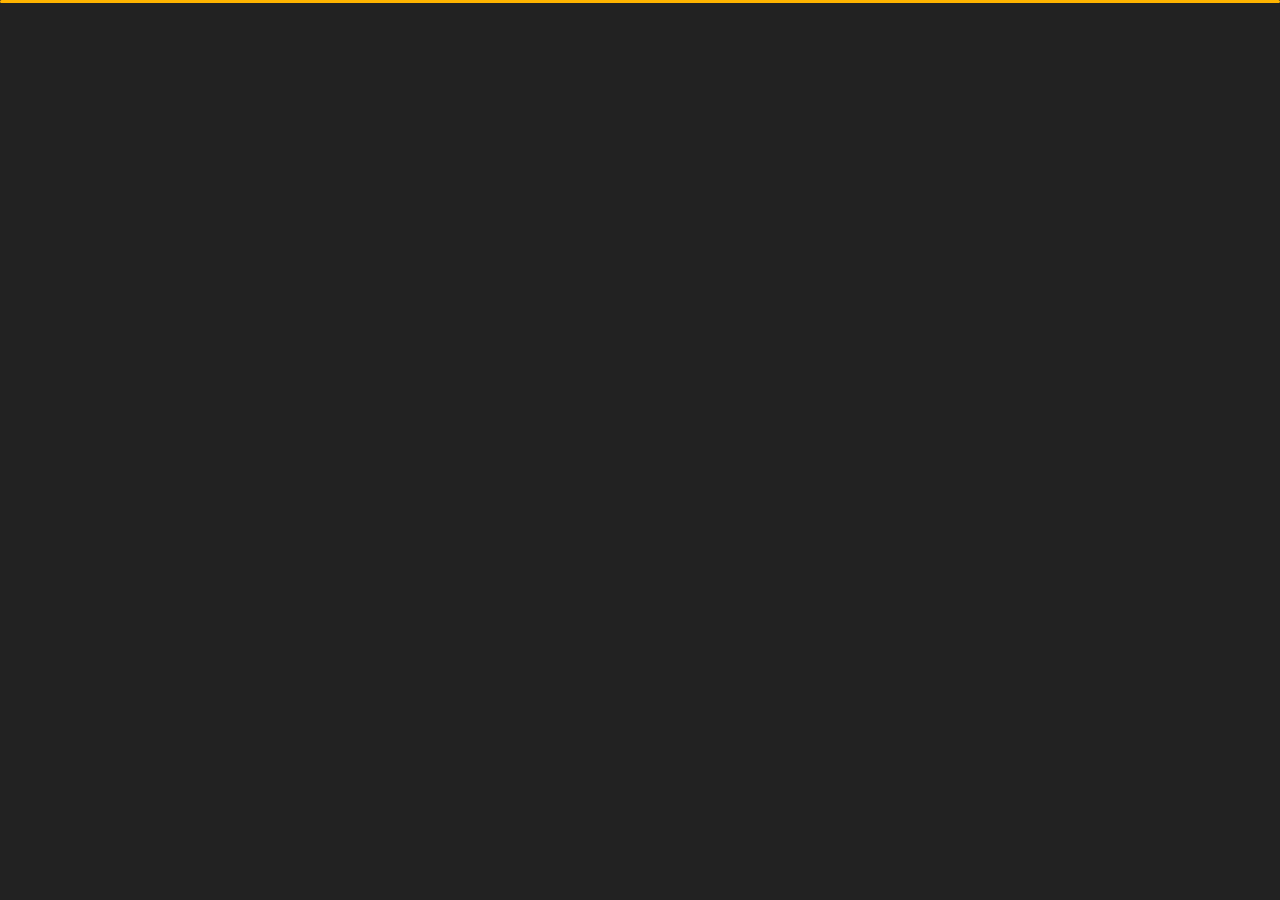
<file: contact.html>
<!DOCTYPE html>
<html lang="en">


<head>
    <meta charset="utf-8">
    <title>Contact - Ibtesum's Portfolio</title>
    <meta name="viewport" content="width=device-width, initial-scale=1">

    <!-- Template Google Fonts -->
    <link href="https://fonts.googleapis.com/css?family=Poppins:400,400i,500,500i,600,600i,700,700i,800,800i,900,900i" rel="stylesheet">
    <link href="https://fonts.googleapis.com/css?family=Open+Sans:300,400,400i,600,600i,700" rel="stylesheet">

    <!-- Template CSS Files -->
    <link href="css/bootstrap.min.css" rel="stylesheet">
    <link href="css/preloader.min.css" rel="stylesheet">
    <link href="css/circle.css" rel="stylesheet">
    <link href="css/font-awesome.min.css" rel="stylesheet">
    <link href="css/fm.revealator.jquery.min.css" rel="stylesheet">
    <link href="css/style.css" rel="stylesheet">

    <!-- CSS Skin File -->
    <link href="css/skins/yellow.css" rel="stylesheet">

    <!-- Live Style Switcher - demo only -->
    <link rel="alternate stylesheet" type="text/css" title="blue" href="css/skins/blue.css" />
    <link rel="alternate stylesheet" type="text/css" title="green" href="css/skins/green.css" />
    <link rel="alternate stylesheet" type="text/css" title="yellow" href="css/skins/yellow.css" />
    <link rel="alternate stylesheet" type="text/css" title="blueviolet" href="css/skins/blueviolet.css" />
    <link rel="alternate stylesheet" type="text/css" title="goldenrod" href="css/skins/goldenrod.css" />
    <link rel="alternate stylesheet" type="text/css" title="magenta" href="css/skins/magenta.css" />
    <link rel="alternate stylesheet" type="text/css" title="orange" href="css/skins/orange.css" />
    <link rel="alternate stylesheet" type="text/css" title="purple" href="css/skins/purple.css" />
    <link rel="alternate stylesheet" type="text/css" title="red" href="css/skins/red.css" />
    <link rel="alternate stylesheet" type="text/css" title="yellowgreen" href="css/skins/yellowgreen.css" />
    <link rel="stylesheet" type="text/css" href="css/styleswitcher.css" />

    <!-- Modernizr JS File -->
    <script src="js/modernizr.custom.js"></script>
</head>

<body class="contact">
<!-- Live Style Switcher Starts - demo only -->
<div id="switcher" class="">
    <div class="content-switcher">
        <h4>STYLE SWITCHER</h4>
        <ul>
            <li>
                <a href="#" onclick="setActiveStyleSheet('purple');" title="purple" class="color"><img src="img/styleswitcher/purple.png" alt="purple"/></a>
            </li>
            <li>
                <a href="#" onclick="setActiveStyleSheet('red');" title="red" class="color"><img src="img/styleswitcher/red.png" alt="red"/></a>
            </li>
            <li>
                <a href="#" onclick="setActiveStyleSheet('blueviolet');" title="blueviolet" class="color"><img src="img/styleswitcher/blueviolet.png" alt="blueviolet"/></a>
            </li>
            <li>
                <a href="#" onclick="setActiveStyleSheet('blue');" title="blue" class="color"><img src="img/styleswitcher/blue.png" alt="blue"/></a>
            </li>
            <li>
                <a href="#" onclick="setActiveStyleSheet('goldenrod');" title="goldenrod" class="color"><img src="img/styleswitcher/goldenrod.png" alt="goldenrod"/></a>
            </li>
            <li>
                <a href="#" onclick="setActiveStyleSheet('magenta');" title="magenta" class="color"><img src="img/styleswitcher/magenta.png" alt="magenta"/></a>
            </li>
            <li>
                <a href="#" onclick="setActiveStyleSheet('yellowgreen');" title="yellowgreen" class="color"><img src="img/styleswitcher/yellowgreen.png" alt="yellowgreen"/></a>
            </li>
            <li>
                <a href="#" onclick="setActiveStyleSheet('orange');" title="orange" class="color"><img src="img/styleswitcher/orange.png" alt="orange"/></a>
            </li>
            <li>
                <a href="#" onclick="setActiveStyleSheet('green');" title="green" class="color"><img src="img/styleswitcher/green.png" alt="green"/></a>
            </li>
            <li>
                <a href="#" onclick="setActiveStyleSheet('yellow');" title="yellow" class="color"><img src="img/styleswitcher/yellow.png" alt="yellow"/></a>
            </li>
        </ul>

        <div id="hideSwitcher">&times;</div>
    </div>
</div>
<div id="showSwitcher" class="styleSecondColor"><i class="fa fa-cog fa-spin"></i></div>
<!-- Live Style Switcher Ends - demo only -->
<!-- Header Starts -->
<header class="header" id="navbar-collapse-toggle">
    <!-- Fixed Navigation Starts -->
    <ul class="icon-menu d-none d-lg-block revealator-slideup revealator-once revealator-delay1">
        <li class="icon-box">
            <i class="fa fa-home"></i>
            <a href="index.html">
                <h2>Home</h2>
            </a>
        </li>
        <li class="icon-box">
            <i class="fa fa-user"></i>
            <a href="about.html">
                <h2>About</h2>
            </a>
        </li>
        <li class="icon-box">
            <i class="fa fa-briefcase"></i>
            <a href="portfolio.html">
                <h2>Portfolio</h2>
            </a>
        </li>
        <li class="icon-box active">
            <i class="fa fa-envelope-open"></i>
            <a href="contact.html">
                <h2>Contact</h2>
            </a>
        </li>
        <li class="icon-box">
            <i class="fa fa-comments"></i>
            <a href="blog.html">
                <h2>Blog</h2>
            </a>
        </li>
    </ul>
    <!-- Fixed Navigation Ends -->
    <!-- Mobile Menu Starts -->
    <nav role="navigation" class="d-block d-lg-none">
        <div id="menuToggle">
            <input type="checkbox" />
            <span></span>
            <span></span>
            <span></span>
            <ul class="list-unstyled" id="menu">
                <li><a href="index.html"><i class="fa fa-home"></i><span>Home</span></a></li>
                <li><a href="about.html"><i class="fa fa-user"></i><span>About</span></a></li>
                <li><a href="portfolio.html"><i class="fa fa-folder-open"></i><span>Portfolio</span></a></li>
                <li class="active"><a href="contact.html"><i class="fa fa-envelope-open"></i><span>Contact</span></a></li>
                <li><a href="blog.html"><i class="fa fa-comments"></i><span>Blog</span></a></li>
            </ul>
        </div>
    </nav>
    <!-- Mobile Menu Ends -->
</header>
<!-- Header Ends -->
<!-- Page Title Starts -->
<section class="title-section text-left text-sm-center revealator-slideup revealator-once revealator-delay1">
    <h1>get in <span>touch</span></h1>
    <span class="title-bg">contact</span>
</section>
<!-- Page Title Ends -->
<!-- Main Content Starts -->
<section class="main-content revealator-slideup revealator-once revealator-delay1">
    <div class="container">
        <div class="row">
            <!-- Left Side Starts -->
            <div class="col-12 col-lg-4">
                <h3 class="text-uppercase custom-title mb-0 ft-wt-600 pb-3">Don't be shy !</h3>
                <p class="open-sans-font mb-3">Feel free to get in touch with me. I am always open to discussing new projects, creative ideas or opportunities to be part of your visions.</p>
                <p class="open-sans-font custom-span-contact position-relative">
                    <i class="fa fa-envelope-open position-absolute"></i>
                    <span class="d-block">mail me</span>ibtesum38@gmail.com
                </p>

                <ul class="social list-unstyled pt-1 mb-5">
                    <li class="Github"><a title="Github" href="https://github.com/Ibtesum-Sakib"><i class="fa fa-github"></i></a>
                    </li>
                    <li class="twitter"><a title="Twitter" href="https://twitter.com/IbtesumSakib"><i class="fa fa-twitter"></i></a>
                    </li>
                    <li class="youtube"><a title="Youtube" href="https://www.youtube.com/channel/UC-u2D1oXdclCIInszBBSsdg"><i class="fa fa-youtube"></i></a>
                    </li>
                    <li class="LinkedIn"><a title="LinkedIn" href="https://www.linkedin.com/in/mohammad-ibtesum-sakib-40152a148/"><i class="fa fa-linkedin"></i></a>
                    </li>
                </ul>
            </div>
            <!-- Left Side Ends -->
            <!-- Contact Form Starts
            <div class="col-12 col-lg-8">
                <form class="contactform" method="post" action="http://slimhamdi.net/tunis/dark/php/process-form.php">
                    <div class="contactform">
                        <div class="row">
                            <div class="col-12 col-md-4">
                                <input type="text" name="name" placeholder="YOUR NAME">
                            </div>
                            <div class="col-12 col-md-4">
                                <input type="email" name="email" placeholder="YOUR EMAIL">
                            </div>
                            <div class="col-12 col-md-4">
                                <input type="text" name="subject" placeholder="YOUR SUBJECT">
                            </div>
                            <div class="col-12">
                                <textarea name="message" placeholder="YOUR MESSAGE"></textarea>
                                <button type="submit" class="btn btn-contact">Send Message</button>
                            </div>
                            <div class="col-12 form-message">
                                <span class="output_message text-center font-weight-600 text-uppercase"></span>
                            </div>
                        </div>
                    </div>
                </form>
            </div>
             Contact Form Ends -->
        </div>
    </div>

</section>
<!-- Template JS Files -->
<script src="js/jquery-3.5.0.min.js"></script>
<script src="js/styleswitcher.js"></script>
<script src="js/preloader.min.js"></script>
<script src="js/fm.revealator.jquery.min.js"></script>
<script src="js/imagesloaded.pkgd.min.js"></script>
<script src="js/masonry.pkgd.min.js"></script>
<script src="js/classie.js"></script>
<script src="js/cbpGridGallery.js"></script>
<script src="js/jquery.hoverdir.js"></script>
<script src="js/popper.min.js"></script>
<script src="js/bootstrap.js"></script>
<script src="js/custom.js"></script>

</body>


</html>
</file>
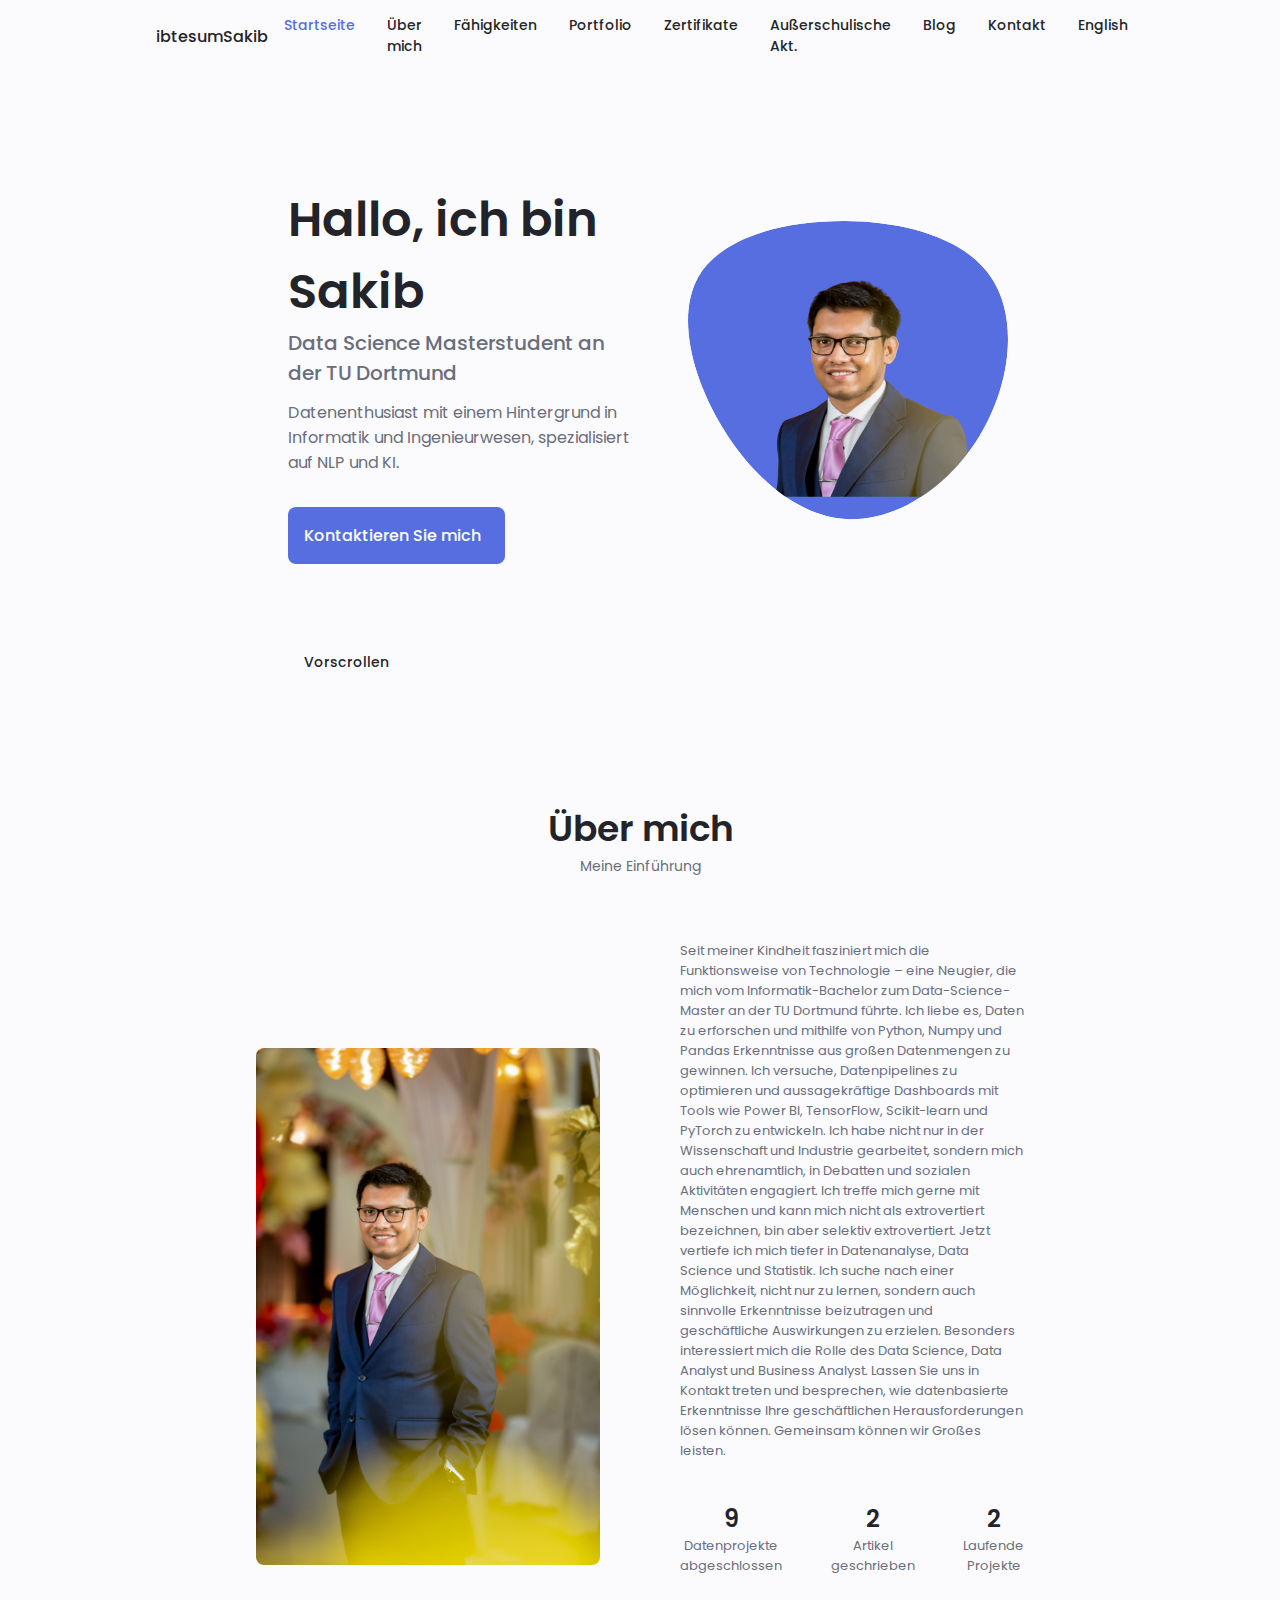
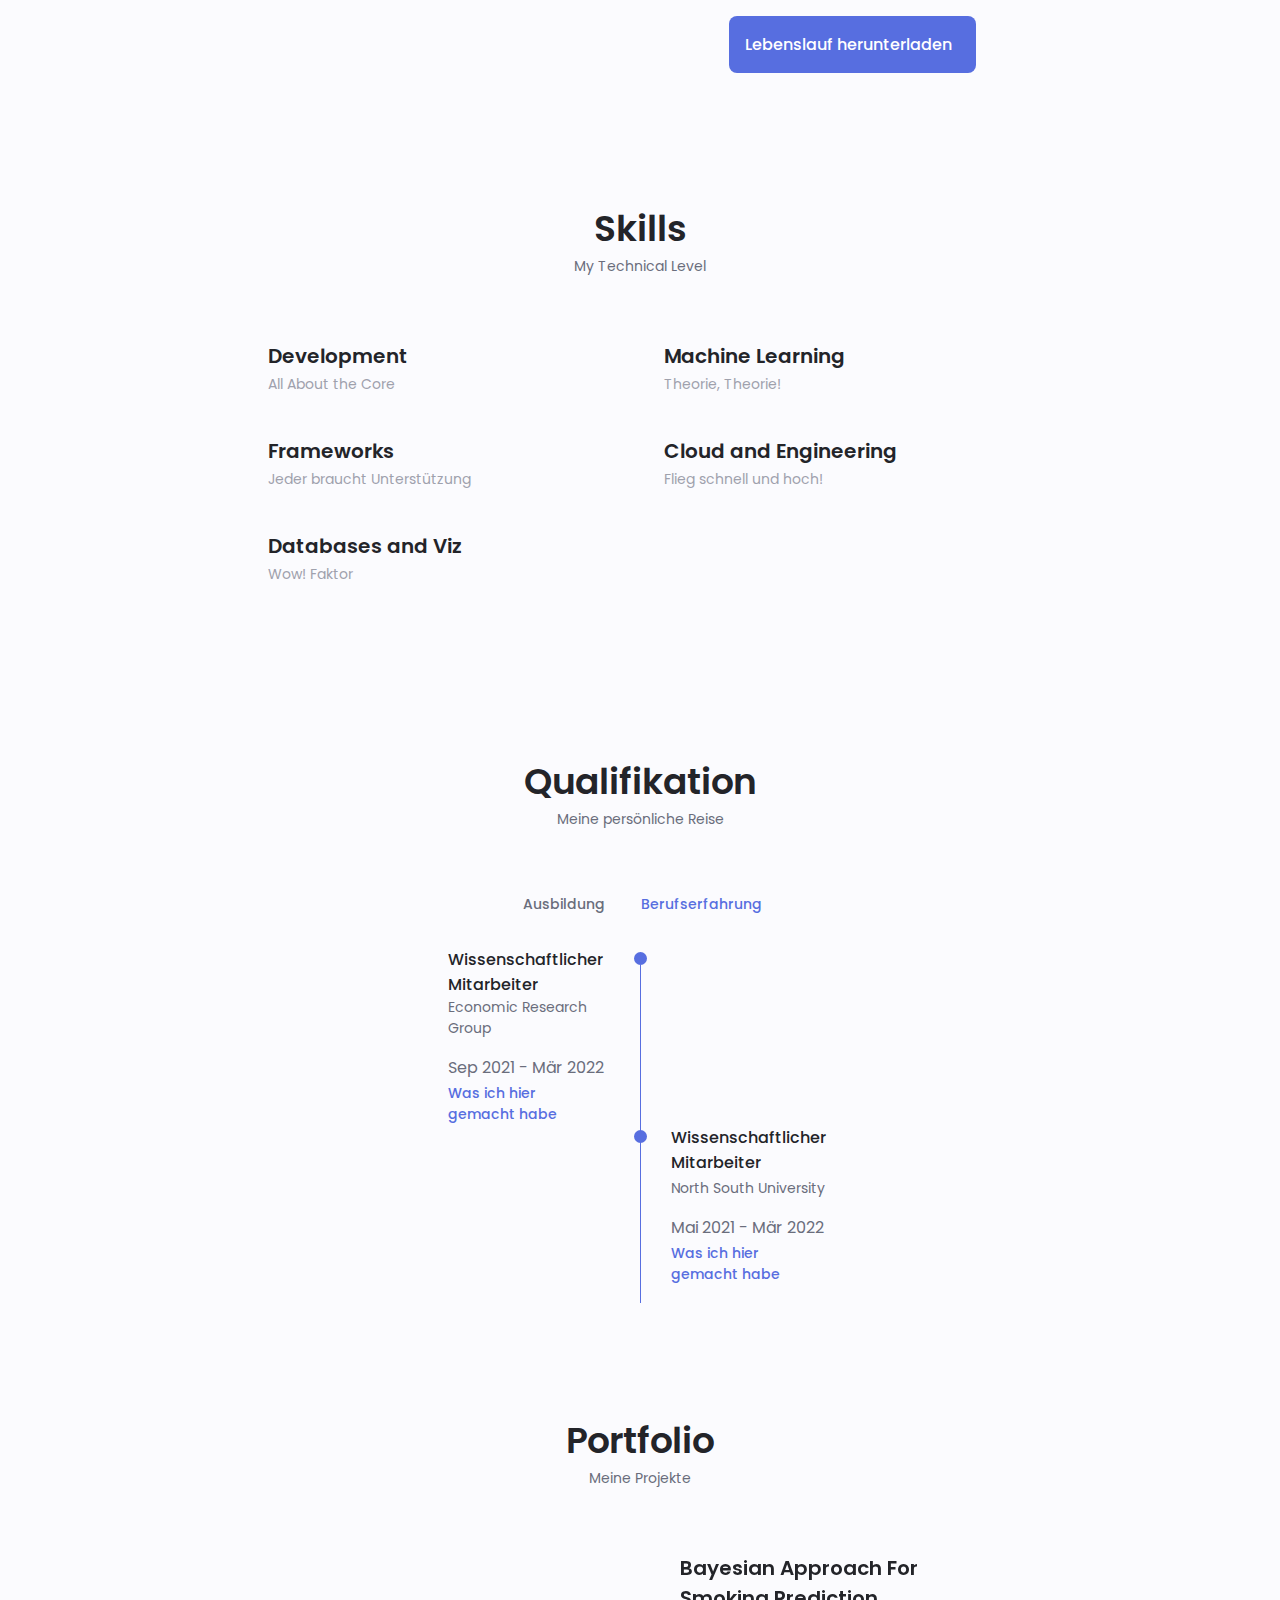
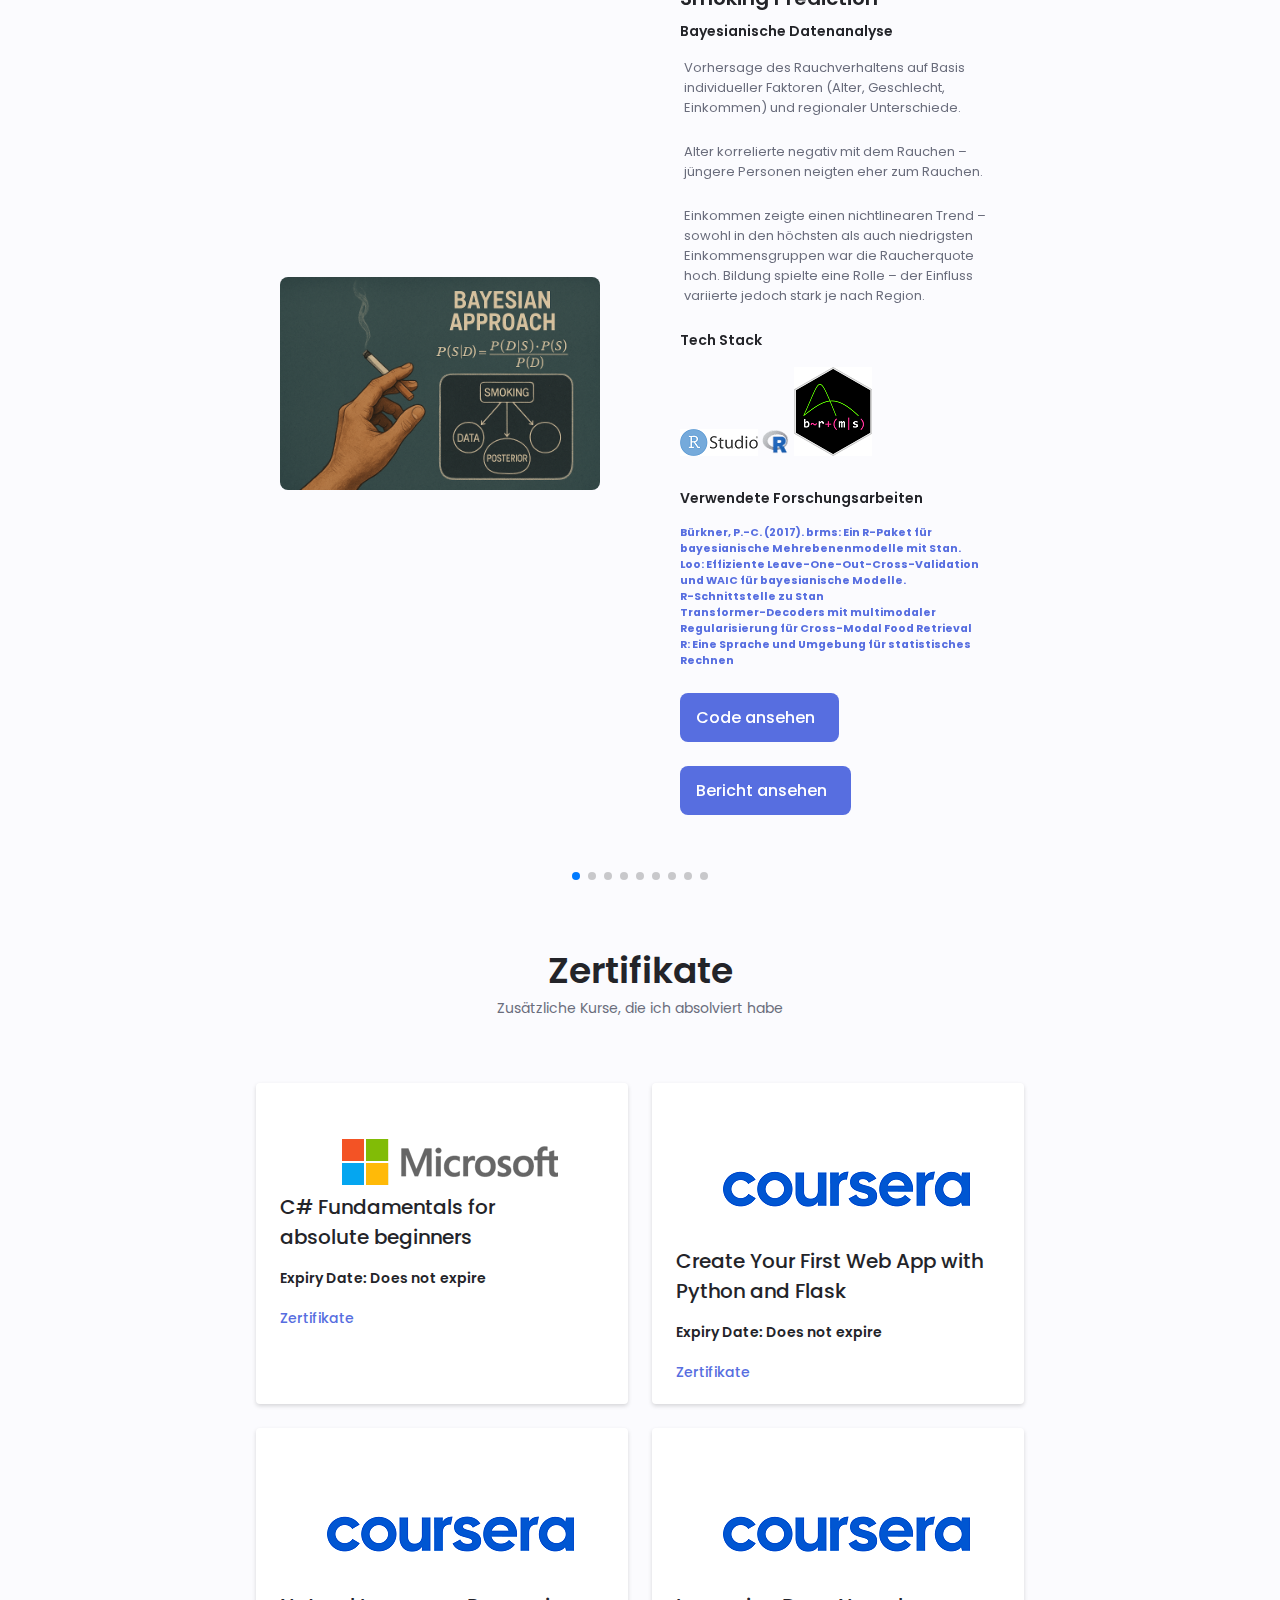
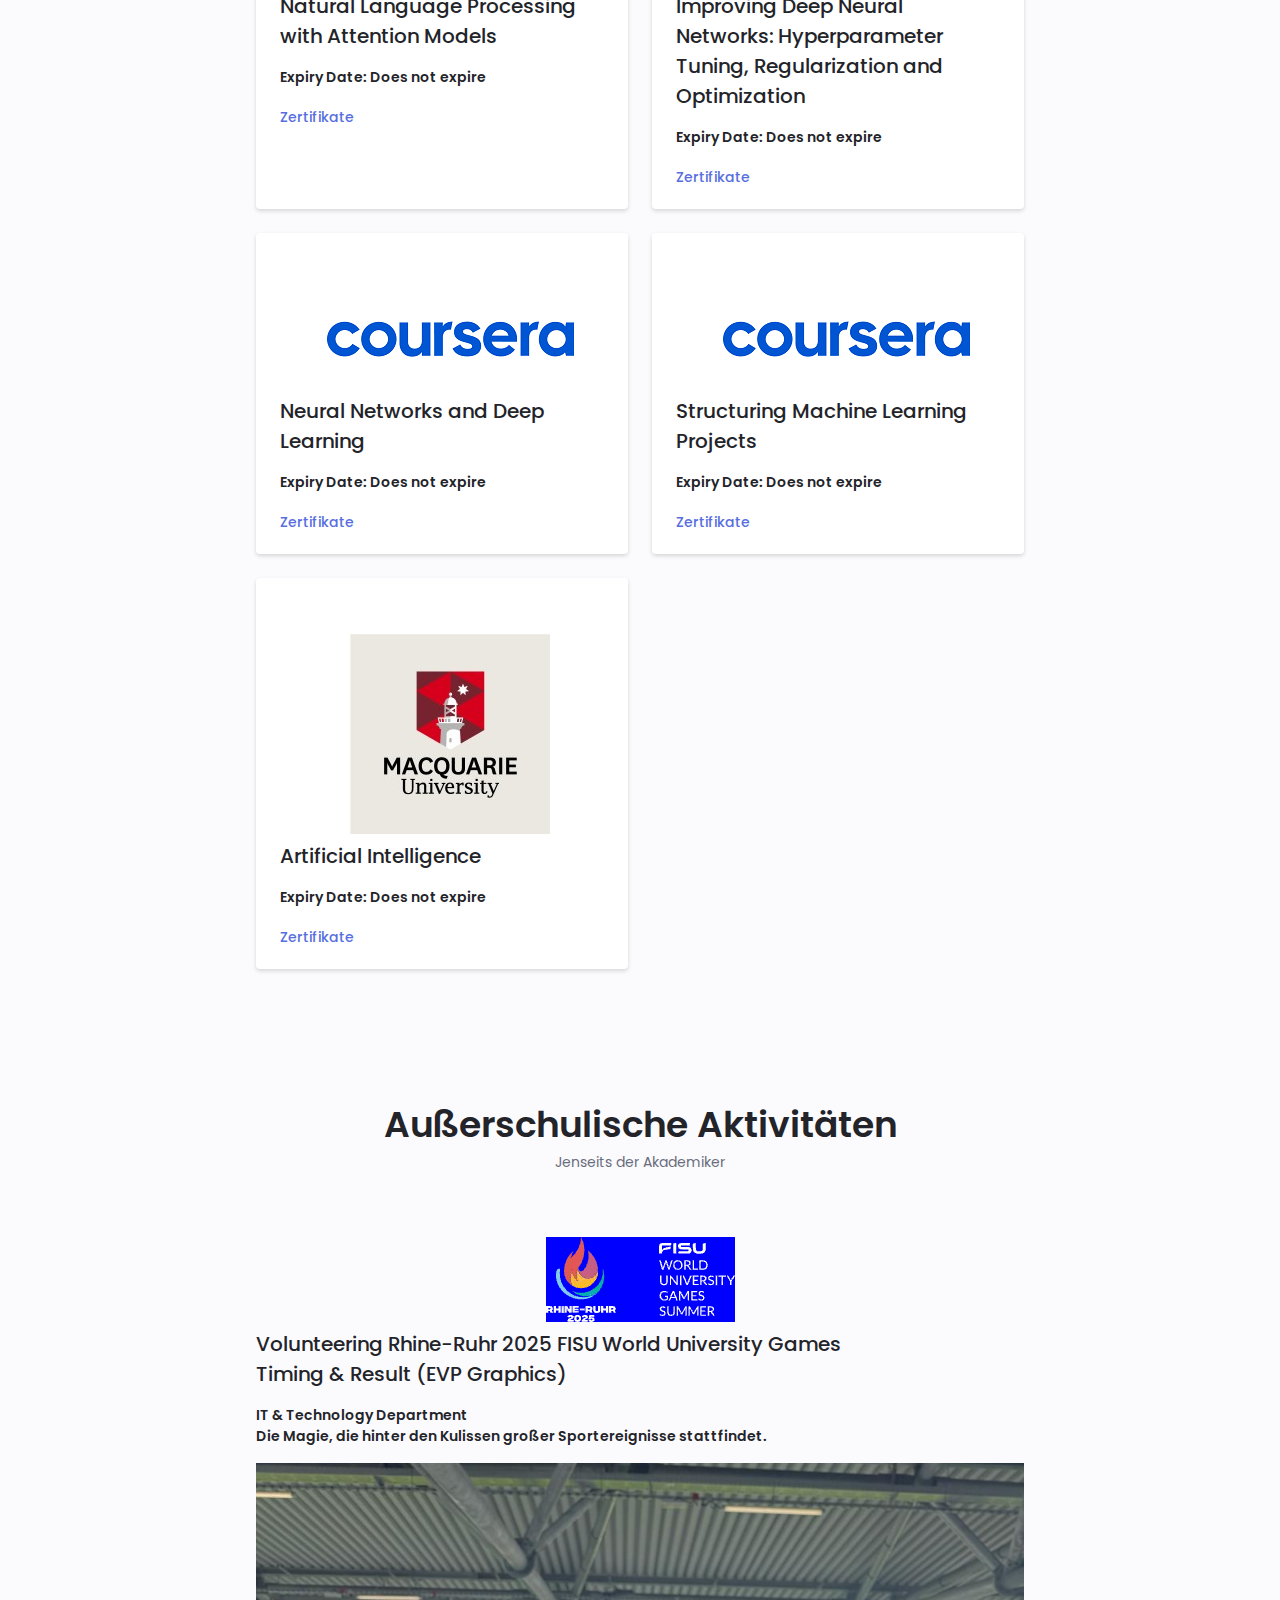
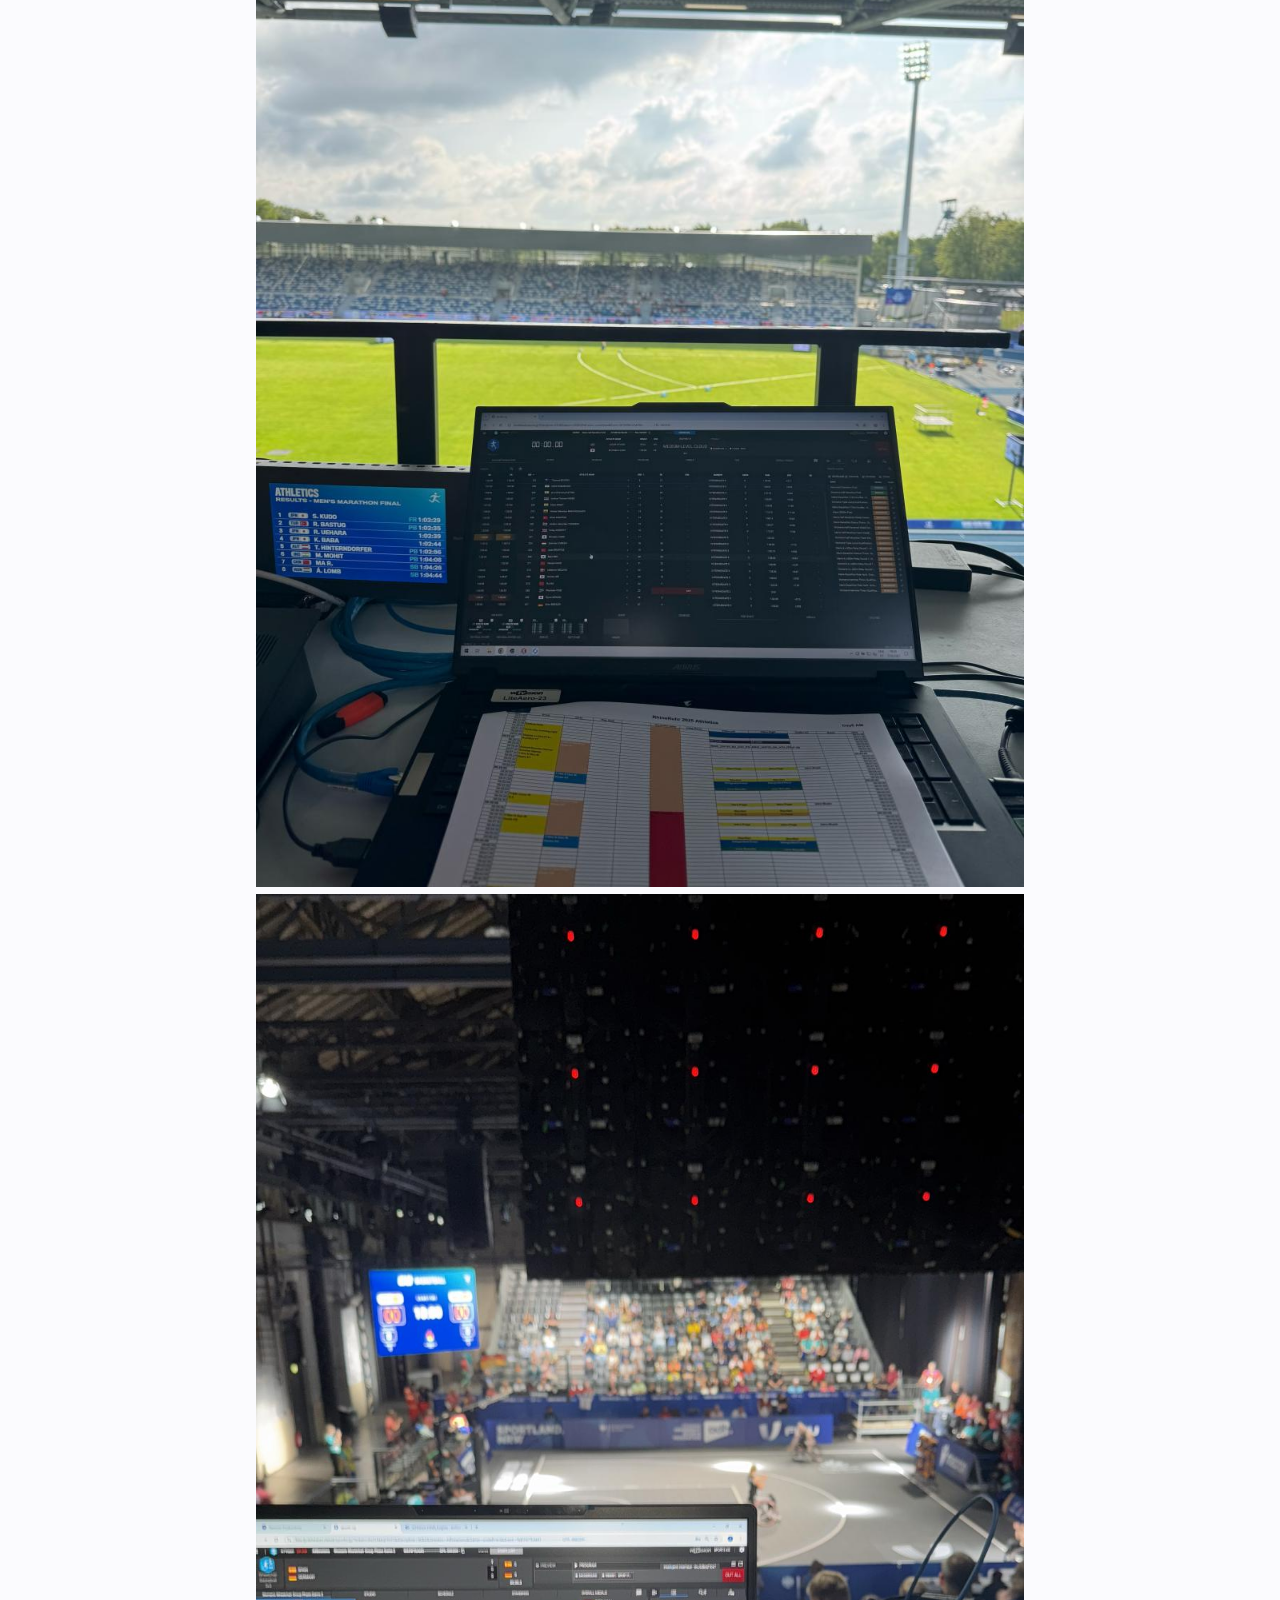
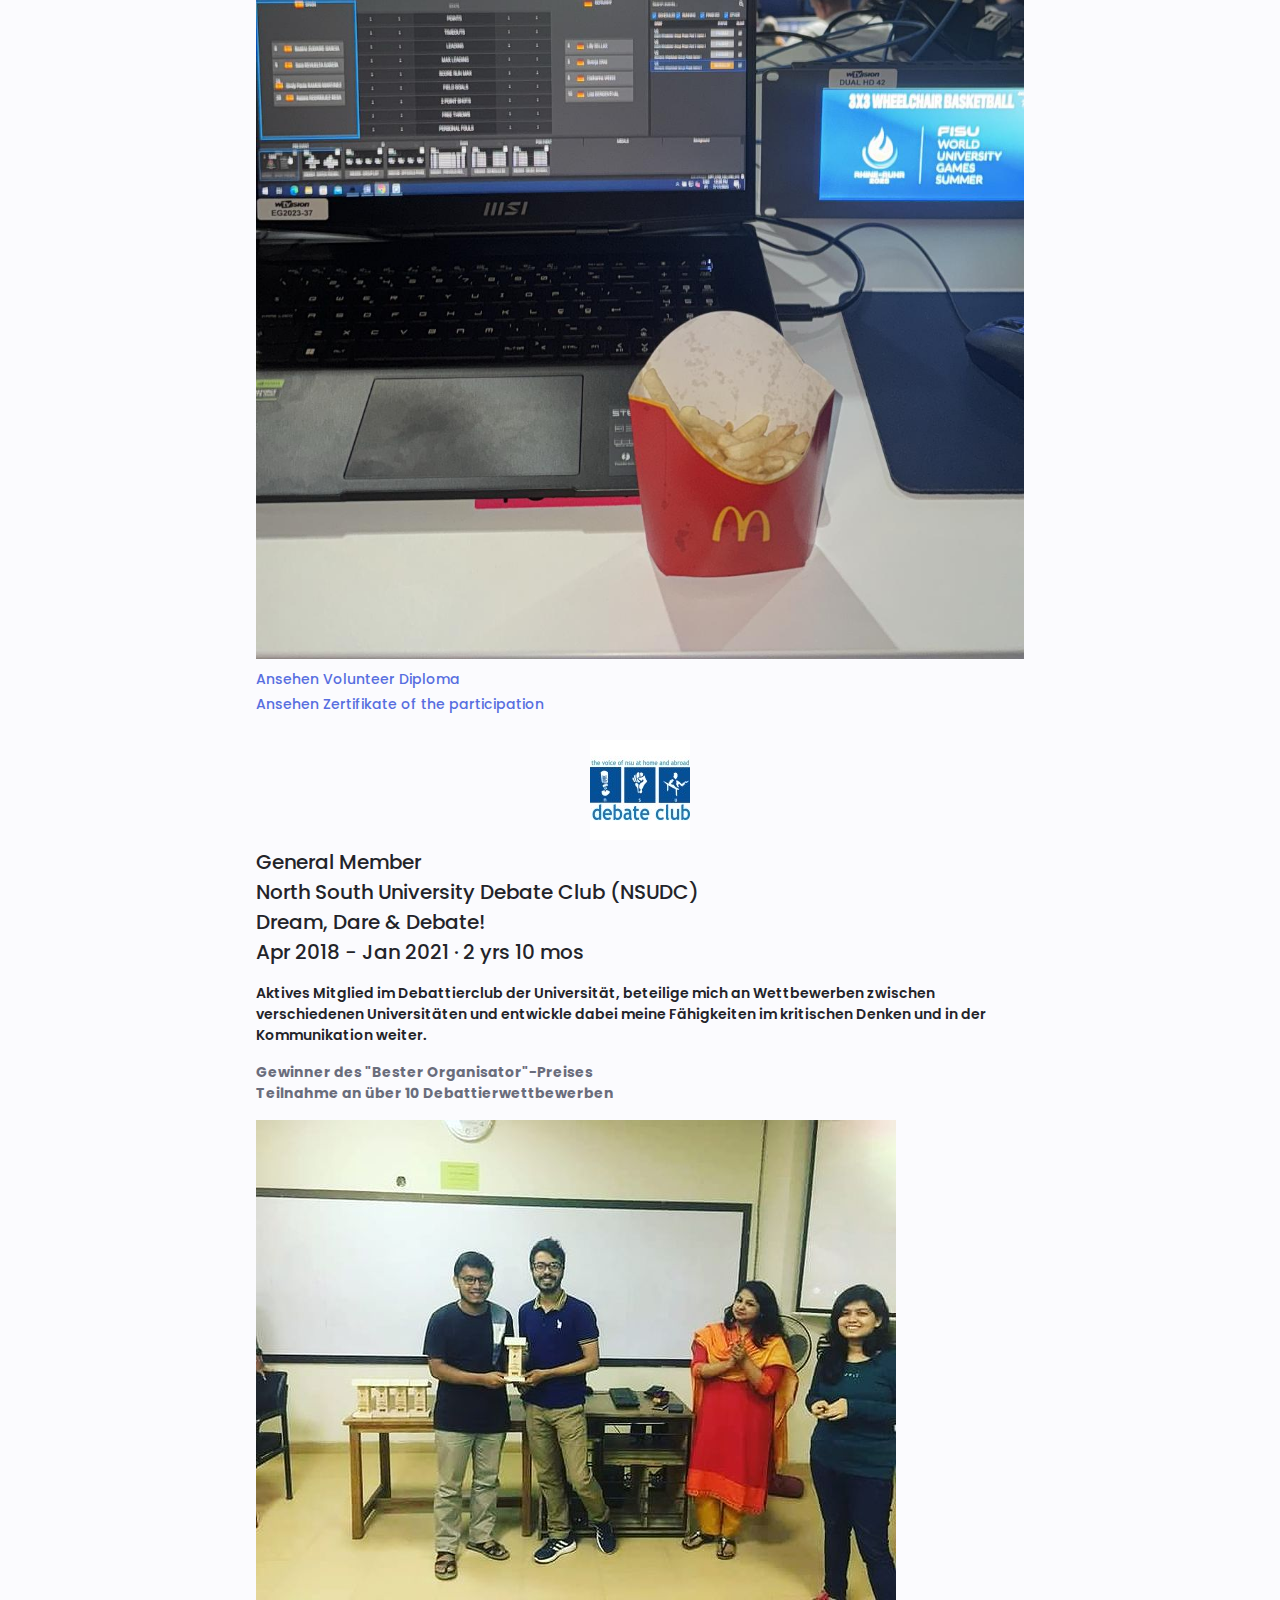
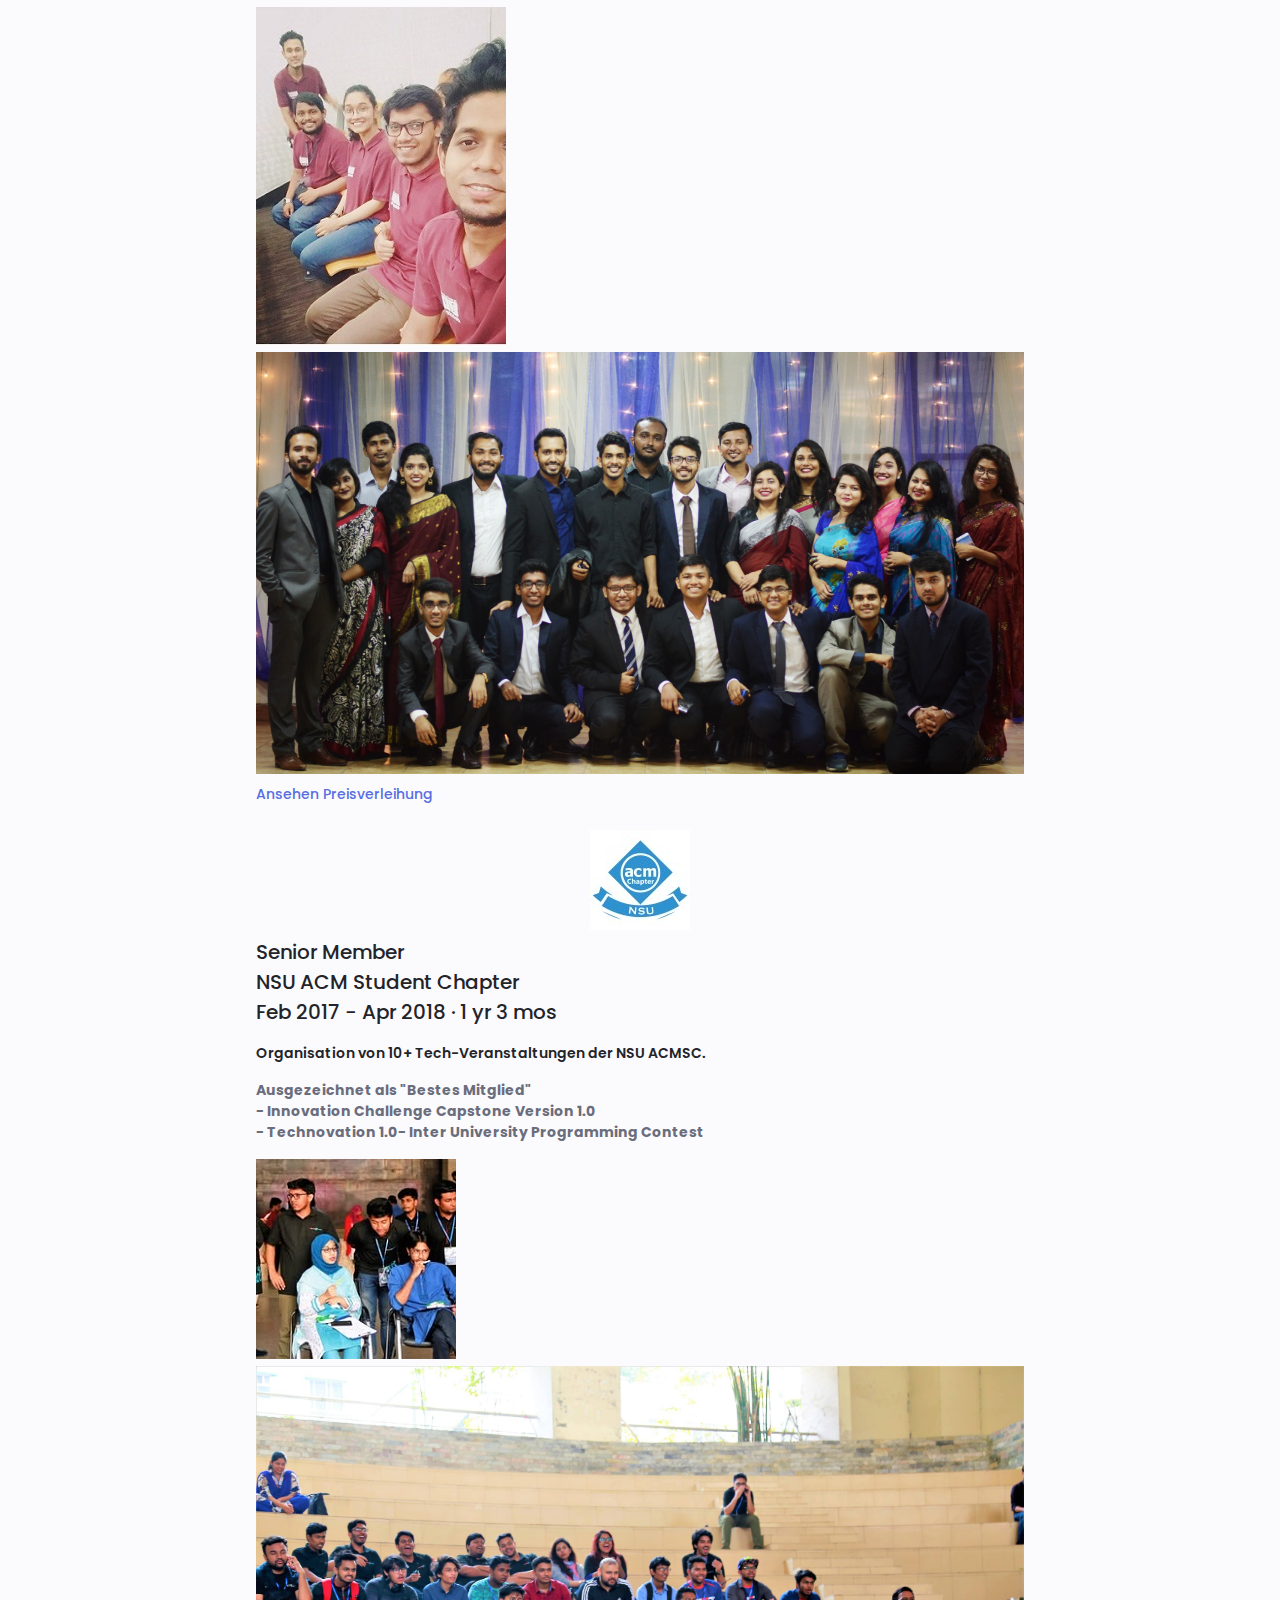
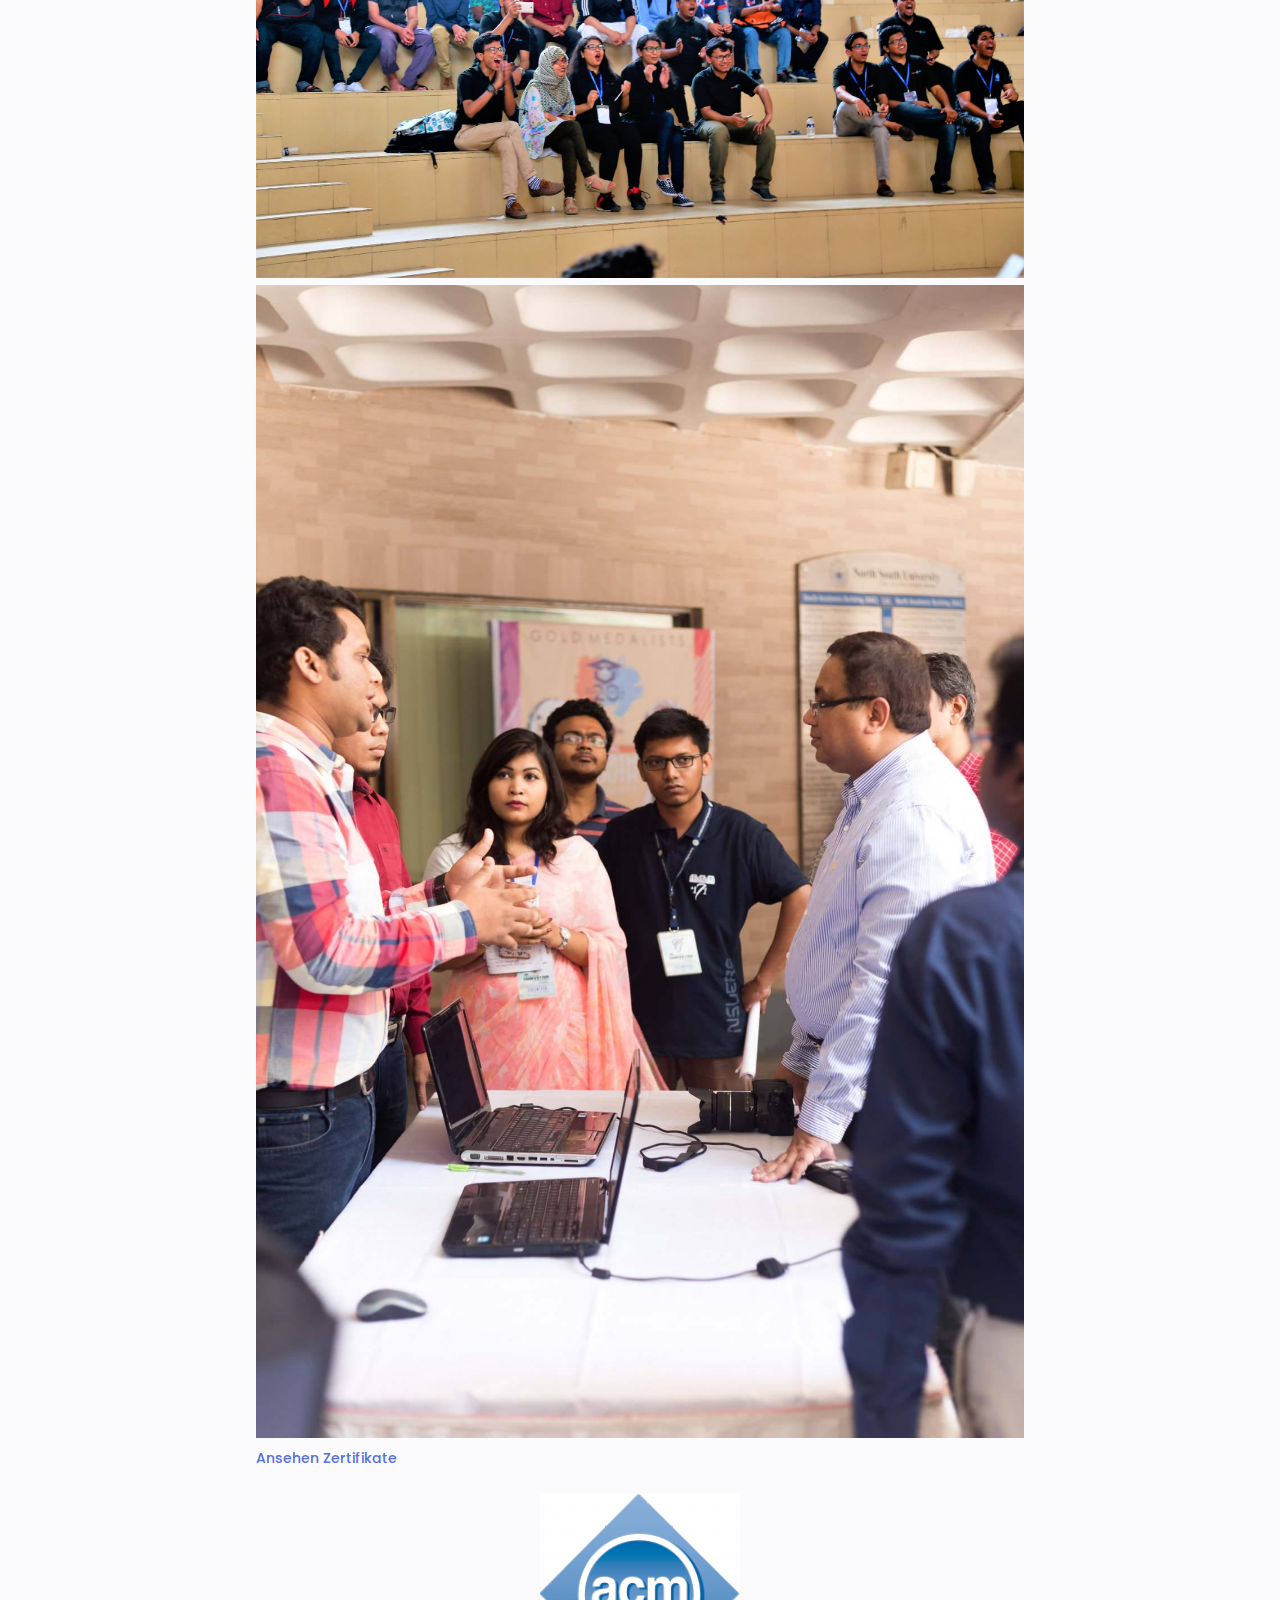
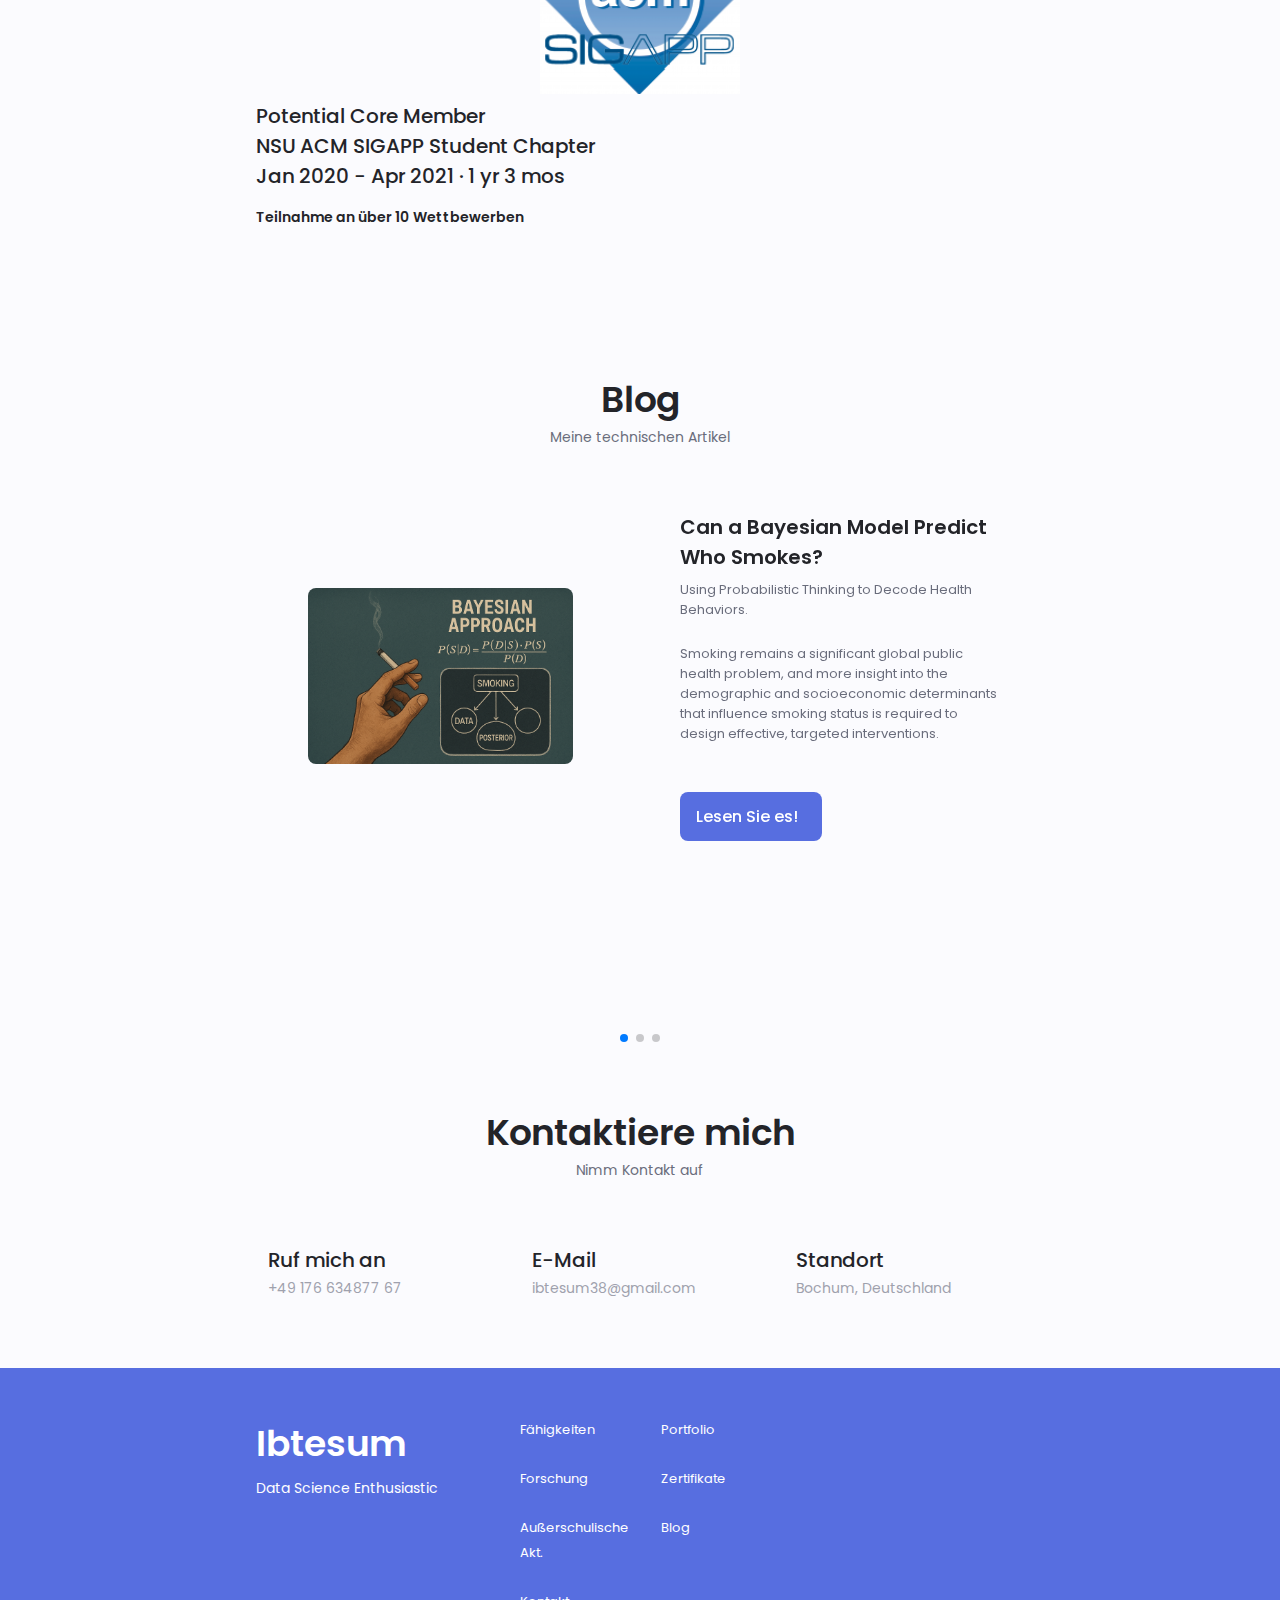
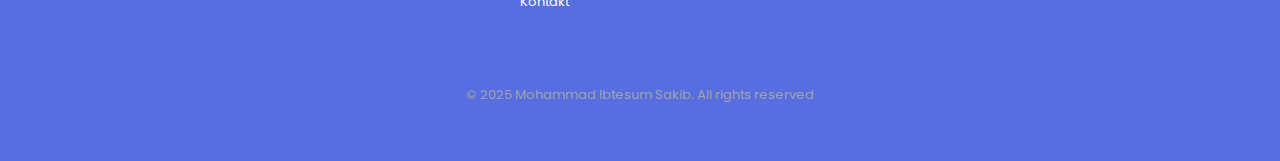
<file: index_de.html>
<!DOCTYPE html>
<html lang="de">

<head>
    <meta charset="UTF-8">
    <meta name="viewport" content="width=device-width, initial-scale=1.0">
    <!--==================== FAVICON ====================-->
    <link rel="icon" href="assets/img/favicon.png">

    <!--==================== UNICONS ====================-->
    <link rel="stylesheet" href="https://unicons.iconscout.com/release/v4.0.0/css/line.css">

    <!--==================== SWIPER CSS ====================-->
    <link rel="stylesheet" href="assets/css/swiper-bundle.min.css">

    <!--==================== CSS ====================-->
    <link rel="stylesheet" href="assets/css/styles.css">

    <!--    =========== Tracker =========      -->
    <!-- Google tag (gtag.js) -->
    <script async src="https://www.googletagmanager.com/gtag/js?id=G-2NYWM62ET3"></script>
    <script>
        window.dataLayer = window.dataLayer || [];
        function gtag() { dataLayer.push(arguments); }
        gtag('js', new Date());
        gtag('config', 'G-2NYWM62ET3');
    </script>
    <title>Ibtesum Sakib Portfolio - Deutsch</title>
</head>

<body>
    <!--==================== HEADER ====================-->
    <header class="header" id="header">
        <nav class="nav container">
            <a href="#" class="nav__logo">ibtesumSakib</a>
            <div class="nav__menu" id="nav-menu">
                <ul class="nav__list grid">
                    <li class="nav__item">
                        <a href="#home" class="nav__link active-link">
                            <i class="uil uil-estate nav__icon"></i>Startseite
                        </a>
                    </li>
                    <li class="nav__item">
                        <a href="#about" class="nav__link">
                            <i class="uil uil-user nav__icon"></i>Über mich
                        </a>
                    </li>
                    <li class="nav__item">
                        <a href="#skills" class="nav__link">
                            <i class="uil uil-file-alt nav__icon"></i>Fähigkeiten
                        </a>
                    </li>
                    <li class="nav__item">
                        <a href="#portfolio" class="nav__link">
                            <i class="uil uil-scenery nav__icon"></i>Portfolio
                        </a>
                    </li>
                    <li class="nav__item">
                        <a href="#certification" class="nav__link">
                            <i class="uil uil-newspaper nav__icon"></i>Zertifikate
                        </a>
                    </li>
                    <li class="nav__item">
                        <a href="#cocurricular" class="nav__link">
                            <i class="uil uil-edit nav__icon"></i> Außerschulische Akt.
                        </a>
                    </li>
                    <li class="nav__item">
                        <a href="#blog" class="nav__link">
                            <i class="uil uil-edit nav__icon"></i>Blog
                        </a>
                    </li>
                    <li class="nav__item">
                        <a href="#contact" class="nav__link">
                            <i class="uil uil-message nav__icon"></i>Kontakt
                        </a>
                    </li>
                    <li class="nav__item">
                        <a href="index.html" class="nav__link">
                            <i class="uil uil-language nav__icon"></i>English
                        </a>
                    </li>
                </ul>
            </div>
            <div class="nav__btns">
                <!-- Theme change button -->
                <i class="uil uil-moon change-theme" id="theme-button"></i>

                <div class="nav__toggle" id="nav-toggle">
                    <i class="uil uil-apps"></i>
                </div>
            </div>
        </nav>
    </header>

    <!--==================== MAIN ====================-->
    <main class="main">
        <!--==================== HOME ====================-->
        <section class="home section" id="home">
            <div class="home__container container grid">
                <div class="home__content grid">
                    <div class="home__social">
                        <a href="https://www.linkedin.com/in/ibtesum" target="_blank" class="home__social-icon">
                            <i class="uil uil-linkedin-alt"></i>
                        </a>

                        <a href="https://www.github.com/Ibtesum-Sakib" target="_blank" class="home__social-icon">
                            <i class="uil uil-github-alt"></i>
                        </a>

                        <a href="https://www.medium.com/@ibtesum38" target="_blank" class="home__social-icon">
                            <i class="uil uil-medium-m"></i>
                        </a>

                        <!-- Personal Blog Link -->
                        <!-- <a href="https://newstoday51.news.blog/" target="_blank" class="home__social-icon">
                                <i class="uil uil-pen"></i>
                            </a> -->
                    </div>

                    <div class="home__img">
                        <svg class="home__blob" viewBox="0 0 200 187" xmlns="http://www.w3.org/2000/svg"
                            xmlns:xlink="http://www.w3.org/1999/xlink">
                            <mask id="mask0" mask-type="alpha">
                                <path d="M190.312 36.4879C206.582 62.1187 201.309 102.826 182.328 134.186C163.346 165.547 
                                    130.807 187.559 100.226 186.353C69.6454 185.297 41.0228 161.023 21.7403 129.362C2.45775 
                                    97.8511 -7.48481 59.1033 6.67581 34.5279C20.9871 10.1032 59.7028 -0.149132 97.9666 
                                    0.00163737C136.23 0.303176 174.193 10.857 190.312 36.4879Z" />
                            </mask>
                            <g mask="url(#mask0)">
                                <path d="M190.312 36.4879C206.582 62.1187 201.309 102.826 182.328 134.186C163.346 
                                    165.547 130.807 187.559 100.226 186.353C69.6454 185.297 41.0228 161.023 21.7403 
                                    129.362C2.45775 97.8511 -7.48481 59.1033 6.67581 34.5279C20.9871 10.1032 59.7028 
                                    -0.149132 97.9666 0.00163737C136.23 0.303176 174.193 10.857 190.312 36.4879Z" />

                                <image class="home__blob-img" x="20" y="10"
                                    xlink:href="assets/img/About/sakibsdp.png" />
                            </g>
                        </svg>
                    </div>

                    <div class="home__data">
                        <h1 class="home__title">Hallo, ich bin Sakib</h1>
                        <h3 class="home__subtitle">Data Science Masterstudent an der TU Dortmund</h3>
                        <p class="home__description">
                            Datenenthusiast mit einem Hintergrund in Informatik und Ingenieurwesen, spezialisiert auf
                            NLP und KI.
                        </p>
                        <a href="#contact" class="button button--flex">
                            Kontaktieren Sie mich <i class="uil uil-message button__icon"></i>
                        </a>
                    </div>

                </div>

                <div class="home__scroll">
                    <a href="#about" class="home__scroll-button button--flex">
                        <i class="uil uil-mouse-alt home__scroll-mouse"></i>
                        <span class="home__scroll-name">Vorscrollen</span>
                        <i class="uil uil-arrow-down home__scroll-arrow"></i>
                    </a>
                </div>

            </div>
        </section>

        <!--==================== ABOUT ====================-->
        <section class="about section" id="about">
            <h2 class="section__title">Über mich</h2>
            <span class="section__subtitle">Meine Einführung</span>

            <div class="about__container container grid">
                <img src="assets/img/About/sakibdp.jpg" alt="" class="about__img">

                <div class="about__data">
                    <p class="about__description">
                        Seit meiner Kindheit fasziniert mich die Funktionsweise von Technologie – eine Neugier, die mich vom Informatik-Bachelor zum Data-Science-Master an der TU Dortmund führte. 
                        Ich liebe es, Daten zu erforschen und mithilfe von Python, Numpy und Pandas Erkenntnisse aus großen Datenmengen zu gewinnen. 
                        Ich versuche, Datenpipelines zu optimieren und aussagekräftige Dashboards mit Tools wie Power BI, TensorFlow, Scikit-learn und PyTorch zu entwickeln.
                        Ich habe nicht nur in der Wissenschaft und Industrie gearbeitet, sondern mich auch ehrenamtlich, in Debatten und sozialen Aktivitäten engagiert.
                        Ich treffe mich gerne mit Menschen und kann mich nicht als extrovertiert bezeichnen, bin aber selektiv extrovertiert. 
                        Jetzt vertiefe ich mich tiefer in Datenanalyse, Data Science und Statistik. Ich suche nach einer Möglichkeit, nicht nur zu lernen, sondern auch sinnvolle Erkenntnisse beizutragen und geschäftliche Auswirkungen zu erzielen. 
                        Besonders interessiert mich die Rolle des Data Science, Data Analyst und Business Analyst. Lassen Sie uns in Kontakt treten und besprechen, wie datenbasierte Erkenntnisse Ihre geschäftlichen Herausforderungen lösen können. Gemeinsam können wir Großes leisten.
                    </p>

                    <div class="about__info">
                        <div>
                            <span class="about__info-title">9</span>
                            <span class="about__info-name">Datenprojekte <br> abgeschlossen</span>
                        </div>

                        <div>
                            <span class="about__info-title">2</span>
                            <span class="about__info-name">Artikel <br> geschrieben</span>
                        </div>

                        <div>
                            <span class="about__info-title">2</span>
                            <span class="about__info-name">Laufende <br> Projekte</span>
                        </div>
                    </div>

                    <div class="about__buttons">
                        <a download="" href="assets/pdf/Ibtesum+Sakib+Resume.pdf" class="button button--flex resume">
                            Lebenslauf herunterladen<i class="uil uil-download-alt button__icon"></i>
                        </a>
                    </div>
                </div>
            </div>
        </section>


        <!--==================== SKILLS ====================-->
        <section class="skills section" id="skills">
            <h2 class="section__title">Skills</h2>
            <span class="section__subtitle">My Technical Level</span>

            <div class="skills__container container grid">
                <div>
                    <!--==================== SKILLS 1====================-->
                    <div class="skills__content skills__close">
                        <div class="skills__header">
                            <i class="uil uil-brackets-curly skills__icon"></i>

                            <div>
                                <h1 class="skills__title">Development</h1>
                                <span class="skills__subtitle">All About the Core</span>
                            </div>

                            <i class="uil uil-angle-down skills__arrow"></i>
                        </div>

                        <div class="skills__list grid">
                            <div class="skills__data">
                                <div class="skills__titles">
                                    <h3 class="skills__name">Python</h3>
                                    <span class="skills__number">90%</span>
                                </div>
                                <div class="skills__bar">
                                    <span class="skills__percentage skills__python">
                                    </span>
                                </div>
                            </div>

                            <div class="skills__data">
                                <div class="skills__titles">
                                    <h3 class="skills__name">SQL</h3>
                                    <span class="skills__number">85%</span>
                                </div>
                                <div class="skills__bar">
                                    <span class="skills__percentage skills__sql">
                                    </span>
                                </div>
                            </div>


                            <div class="skills__data">
                                <div class="skills__titles">
                                    <h3 class="skills__name">MS Excel</h3>
                                    <span class="skills__number">70%</span>
                                </div>
                                <div class="skills__bar">
                                    <span class="skills__percentage skills__excel">
                                    </span>
                                </div>
                            </div>

                            <div class="skills__data">
                                <div class="skills__titles">
                                    <h3 class="skills__name">JavaScript</h3>
                                    <span class="skills__number">60%</span>
                                </div>
                                <div class="skills__bar">
                                    <span class="skills__percentage skills__js">
                                    </span>
                                </div>
                            </div>

                            <div class="skills__data">
                                <div class="skills__titles">
                                    <h3 class="skills__name">R</h3>
                                    <span class="skills__number">50%</span>
                                </div>
                                <div class="skills__bar">
                                    <span class="skills__percentage skills__r">
                                    </span>
                                </div>
                            </div>



                            <div class="skills__data">
                                <div class="skills__titles">
                                    <h3 class="skills__name">Android</h3>
                                    <span class="skills__number">40%</span>
                                </div>
                                <div class="skills__bar">
                                    <span class="skills__percentage skills__android">
                                    </span>
                                </div>
                            </div>

                            <!-- <div class="skills__data">
                                    <div class="skills__titles">
                                        <h3 class="skills__name">Julia</h3>
                                        <span class="skills__number">20%</span>
                                    </div>
                                    <div class="skills__bar">
                                        <span class="skills__percentage skills__julia">
                                        </span>
                                    </div>
                                </div> 
                            
                            <div class="skills__data">
                                <div class="skills__titles">
                                    <h3 class="skills__name">Photoshop</h3>
                                    <span class="skills__number">70%</span>
                                </div>
                                <div class="skills__bar">
                                    <span class="skills__percentage skills__photoshop">
                                    </span>
                                </div>
                            </div>

                            <div class="skills__data">
                                <div class="skills__titles">
                                    <h3 class="skills__name">Indesign</h3>
                                    <span class="skills__number">90%</span>
                                </div>
                                <div class="skills__bar">
                                    <span class="skills__percentage skills__indesign">
                                    </span>
                                </div>
                            </div>-->


                        </div>
                    </div>

                    <!--==================== SKILLS 2====================-->
                    <div class="skills__content skills__close">
                        <div class="skills__header">
                            <i class="uil uil-server-network skills__icon"></i>

                            <div>
                                <h1 class="skills__title">Frameworks</h1>
                                <span class="skills__subtitle">Jeder braucht Unterstützung</span>
                            </div>

                            <i class="uil uil-angle-down skills__arrow"></i>
                        </div>

                        <div class="skills__list grid">
                            <div class="skills__data">
                                <div class="skills__titles">
                                    <h3 class="skills__name">NumPy</h3>
                                    <span class="skills__number">90%</span>
                                </div>
                                <div class="skills__bar">
                                    <span class="skills__percentage skills__np">
                                    </span>
                                </div>
                            </div>

                            <div class="skills__data">
                                <div class="skills__titles">
                                    <h3 class="skills__name">pandas</h3>
                                    <span class="skills__number">90%</span>
                                </div>
                                <div class="skills__bar">
                                    <span class="skills__percentage skills__pd">
                                    </span>
                                </div>
                            </div>

                            <div class="skills__data">
                                <div class="skills__titles">
                                    <h3 class="skills__name">scikit-learn</h3>
                                    <span class="skills__number">85%</span>
                                </div>
                                <div class="skills__bar">
                                    <span class="skills__percentage skills__sklearn">
                                    </span>
                                </div>
                            </div>

                            <div class="skills__data">
                                <div class="skills__titles">
                                    <h3 class="skills__name">Pytorch</h3>
                                    <span class="skills__number">85%</span>
                                </div>
                                <div class="skills__bar">
                                    <span class="skills__percentage skills__pytorch">
                                    </span>
                                </div>
                            </div>


                            <div class="skills__data">
                                <div class="skills__titles">
                                    <h3 class="skills__name">streamlit</h3>
                                    <span class="skills__number">80%</span>
                                </div>
                                <div class="skills__bar">
                                    <span class="skills__percentage skills__streamlit">
                                    </span>
                                </div>
                            </div>

                            <div class="skills__data">
                                <div class="skills__titles">
                                    <h3 class="skills__name">matplotlib</h3>
                                    <span class="skills__number">70%</span>
                                </div>
                                <div class="skills__bar">
                                    <span class="skills__percentage skills__mtl">
                                    </span>
                                </div>
                            </div>

                            <div class="skills__data">
                                <div class="skills__titles">
                                    <h3 class="skills__name">seaborn</h3>
                                    <span class="skills__number">70%</span>
                                </div>
                                <div class="skills__bar">
                                    <span class="skills__percentage skills__seaborn">
                                    </span>
                                </div>
                            </div>

                            <div class="skills__data">
                                <div class="skills__titles">
                                    <h3 class="skills__name">OpenCV</h3>
                                    <span class="skills__number">65%</span>
                                </div>
                                <div class="skills__bar">
                                    <span class="skills__percentage skills__opencv">
                                    </span>
                                </div>
                            </div>

                            <div class="skills__data">
                                <div class="skills__titles">
                                    <h3 class="skills__name">NLTK</h3>
                                    <span class="skills__number">60%</span>
                                </div>
                                <div class="skills__bar">
                                    <span class="skills__percentage skills__nltk">
                                    </span>
                                </div>
                            </div>

                            <div class="skills__data">
                                <div class="skills__titles">
                                    <h3 class="skills__name">Flask</h3>
                                    <span class="skills__number">50%</span>
                                </div>
                                <div class="skills__bar">
                                    <span class="skills__percentage skills__flask">
                                    </span>
                                </div>
                            </div>
                        </div>
                    </div>
                </div>

                <div>
                    <!--==================== SKILLS 3====================-->
                    <div class="skills__content skills__close">
                        <div class="skills__header">
                            <i class="uil uil-atom skills__icon"></i>

                            <div>
                                <h1 class="skills__title">Machine Learning</h1>
                                <span class="skills__subtitle">Theorie, Theorie!</span>
                            </div>

                            <i class="uil uil-angle-down skills__arrow"></i>
                        </div>

                        <div class="skills__list grid">

                            <div class="skills__data">
                                <div class="skills__titles">
                                    <h3 class="skills__name">Ensemble Models</h3>
                                    <span class="skills__number">90%</span>
                                </div>
                                <div class="skills__bar">
                                    <span class="skills__percentage skills__ensemble">
                                    </span>
                                </div>
                            </div>

                            <div class="skills__data">
                                <div class="skills__titles">
                                    <h3 class="skills__name">Exploratory Data Analysis</h3>
                                    <span class="skills__number">90%</span>
                                </div>
                                <div class="skills__bar">
                                    <span class="skills__percentage skills__eda">
                                    </span>
                                </div>
                            </div>

                            <div class="skills__data">
                                <div class="skills__titles">
                                    <h3 class="skills__name">Natural Language Processing</h3>
                                    <span class="skills__number">85%</span>
                                </div>
                                <div class="skills__bar">
                                    <span class="skills__percentage skills__nlp">
                                    </span>
                                </div>
                            </div>

                            <div class="skills__data">
                                <div class="skills__titles">
                                    <h3 class="skills__name">Linear and Logistic Regression</h3>
                                    <span class="skills__number">80%</span>
                                </div>
                                <div class="skills__bar">
                                    <span class="skills__percentage skills__regression">
                                    </span>
                                </div>
                            </div>

                            <div class="skills__data">
                                <div class="skills__titles">
                                    <h3 class="skills__name">Decision Trees</h3>
                                    <span class="skills__number">80%</span>
                                </div>
                                <div class="skills__bar">
                                    <span class="skills__percentage skills__dt">
                                    </span>
                                </div>
                            </div>


                            <div class="skills__data">
                                <div class="skills__titles">
                                    <h3 class="skills__name">Convolutional Neural Networks</h3>
                                    <span class="skills__number">80%</span>
                                </div>
                                <div class="skills__bar">
                                    <span class="skills__percentage skills__cnn">
                                    </span>
                                </div>
                            </div>


                            <div class="skills__data">
                                <div class="skills__titles">
                                    <h3 class="skills__name">Recommender Systems</h3>
                                    <span class="skills__number">75%</span>
                                </div>
                                <div class="skills__bar">
                                    <span class="skills__percentage skills__recsys">
                                    </span>
                                </div>
                            </div>

                            <div class="skills__data">
                                <div class="skills__titles">
                                    <h3 class="skills__name">Clustering</h3>
                                    <span class="skills__number">65%</span>
                                </div>
                                <div class="skills__bar">
                                    <span class="skills__percentage skills__clustering">
                                    </span>
                                </div>
                            </div>


                            <div class="skills__data">
                                <div class="skills__titles">
                                    <h3 class="skills__name">Graph Neural Networks</h3>
                                    <span class="skills__number">60%</span>
                                </div>
                                <div class="skills__bar">
                                    <span class="skills__percentage skills__gnn">
                                    </span>
                                </div>
                            </div>


                            <div class="skills__data">
                                <div class="skills__titles">
                                    <h3 class="skills__name">Multi-modal Learning</h3>
                                    <span class="skills__number">60%</span>
                                </div>
                                <div class="skills__bar">
                                    <span class="skills__percentage skills__mml">
                                    </span>
                                </div>
                            </div>

                            <div class="skills__data">
                                <div class="skills__titles">
                                    <h3 class="skills__name">Time Series</h3>
                                    <span class="skills__number">20%</span>
                                </div>
                                <div class="skills__bar">
                                    <span class="skills__percentage skills__time">
                                    </span>
                                </div>
                            </div>
                        </div>
                    </div>

                    <!--==================== SKILLS 4====================-->
                    <div class="skills__content skills__close">
                        <div class="skills__header">
                            <i class="uil uil-cloud-lock skills__icon"></i>

                            <div>
                                <h1 class="skills__title">Cloud and Engineering</h1>
                                <span class="skills__subtitle">Flieg schnell und hoch!</span>
                            </div>

                            <i class="uil uil-angle-down skills__arrow"></i>
                        </div>

                        <div class="skills__list grid">
                            <div class="skills__data">
                                <div class="skills__titles">
                                    <h3 class="skills__name">Docker</h3>
                                    <span class="skills__number">60%</span>
                                </div>
                                <div class="skills__bar">
                                    <span class="skills__percentage skills__docker">
                                    </span>
                                </div>
                            </div>
                            <div class="skills__data">
                                <div class="skills__titles">
                                    <h3 class="skills__name">AWS EC2</h3>
                                    <span class="skills__number">50%</span>
                                </div>
                                <div class="skills__bar">
                                    <span class="skills__percentage skills__ec2">
                                    </span>
                                </div>
                            </div>

                            <div class="skills__data">
                                <div class="skills__titles">
                                    <h3 class="skills__name">AWS ECR</h3>
                                    <span class="skills__number">50%</span>
                                </div>
                                <div class="skills__bar">
                                    <span class="skills__percentage skills__ecr">
                                    </span>
                                </div>
                            </div>

                            <!-- <div class="skills__data">
                                <div class="skills__titles">
                                    <h3 class="skills__name">Big Query</h3>
                                    <span class="skills__number">40%</span>
                                </div>
                                <div class="skills__bar">
                                    <span class="skills__percentage skills__bq">
                                    </span>
                                </div>
                            </div> -->

                            <div class="skills__data">
                                <div class="skills__titles">
                                    <h3 class="skills__name">Azure</h3>
                                    <span class="skills__number">40%</span>
                                </div>
                                <div class="skills__bar">
                                    <span class="skills__percentage skills__azure">
                                    </span>
                                </div>
                            </div>
                        </div>
                    </div>
                </div>

                <div>
                    <!--==================== SKILLS 5====================-->
                    <div class="skills__content skills__close">
                        <div class="skills__header">
                            <i class="uil uil-analysis skills__icon"></i>

                            <div>
                                <h1 class="skills__title">Databases and Viz</h1>
                                <span class="skills__subtitle">Wow! Faktor</span>
                            </div>

                            <i class="uil uil-angle-down skills__arrow"></i>
                        </div>

                        <div class="skills__list grid">
                            <div class="skills__data">
                                <div class="skills__titles">
                                    <h3 class="skills__name">MySQL</h3>
                                    <span class="skills__number">85%</span>
                                </div>
                                <div class="skills__bar">
                                    <span class="skills__percentage skills__sql">
                                    </span>
                                </div>
                            </div>

                            <div class="skills__data">
                                <div class="skills__titles">
                                    <h3 class="skills__name">Tableau</h3>
                                    <span class="skills__number">50%</span>
                                </div>
                                <div class="skills__bar">
                                    <span class="skills__percentage skills__tableau">
                                    </span>
                                </div>
                            </div>

                            <div class="skills__data">
                                <div class="skills__titles">
                                    <h3 class="skills__name">Power BI</h3>
                                    <span class="skills__number">50%</span>
                                </div>
                                <div class="skills__bar">
                                    <span class="skills__percentage skills__pbi">
                                    </span>
                                </div>
                            </div>

                        </div>
                    </div>

                </div>



            </div>
        </section>

        <!--==================== QUALIFICATION ====================-->
        <section class="qualification section">
            <h2 class="section__title">Qualifikation</h2>
            <span class="section__subtitle">Meine persönliche Reise</span>

            <div class="qualification__container container">
                <div class="qualification__tabs">
                    <div class="qualification__button button--flex" data-target="#education">
                        <i class="uil uil-graduation-cap qualification__icon"></i>
                        Ausbildung
                    </div>

                    <div class="qualification__button button--flex qualification__active" data-target="#work">
                        <i class="uil uil-briefcase-alt qualification__icon"></i>
                        Berufserfahrung
                    </div>
                </div>

                <div class="qualification__sections">
                    <!--==================== QUALIFICATION CONTENT 1 ====================-->

                    <div class="qualification__content" data-content id="education">

                        <!--==================== QUALIFICATION 1 ====================-->
                        <div class="qualification__data">
                            <div>
                                <h3 class="qualification__title">Master of Science in Data Science</h3>
                                <span class="qualification__subtitle">Technische Universität Dortmund, Dortmund,
                                    Deutschland</span>
                                <div class="qualification__calendar">
                                    <i class="uil uil-calendar-alt"></i>
                                    2023-2026
                                </div>
                            </div>

                            <div>
                                <span class="qualification__rounder"></span>
                                <span class="qualification__line"></span>
                            </div>
                        </div>


                        <!--==================== QUALIFICATION 2 ====================-->
                        <div class="qualification__data">

                            <div></div>

                            <div>
                                <span class="qualification__rounder"></span>
                                <span class="qualification__line"></span>
                            </div>

                            <div>
                                <h3 class="qualification__title">Exchange - Data Science (laufend)</h3>
                                <span class="qualification__subtitle">Ruhr-Universität Bochum, Bochum,
                                    Deutschland</span>
                                <div class="qualification__calendar">
                                    <i class="uil uil-calendar-alt"></i>
                                    2025
                                </div>
                            </div>
                        </div>


                        <!--==================== QUALIFICATION 3 ====================-->
                        <div class="qualification__data">


                            <div>
                                <h3 class="qualification__title">B.Sc. in Informatik und Ingenieurwesen</h3>
                                <span class="qualification__subtitle">North South University, Dhaka, Bangladesch</span>
                                <div class="qualification__calendar">
                                    <i class="uil uil-calendar-alt"></i>
                                    2017-2021
                                </div>
                            </div>

                            <div>
                                <span class="qualification__rounder"></span>
                                <span class="qualification__line"></span>
                            </div>

                        </div>

                        <!--==================== QUALIFICATION 4 ====================-->
                        <div class="qualification__data">

                            <div></div>

                            <div>
                                <span class="qualification__rounder"></span>
                                <span class="qualification__line"></span>
                            </div>

                            <div>
                                <h3 class="qualification__title">Höhere Sekundarschule in Wissenschaft</h3>
                                <span class="qualification__subtitle">Chattogram, Bangladesch</span>
                                <div class="qualification__calendar">
                                    <i class="uil uil-calendar-alt"></i>
                                    2014-2016
                                </div>
                            </div>
                        </div>




                    </div>

                    <!--==================== QUALIFICATION CONTENT 2 ====================-->

                    <div class="qualification__content qualification__active" data-content id="work">

                        <!--==================== QUALIFICATION 1 ====================-->
                        <div class="qualification__data">
                            <div>
                                <h3 class="qualification__title">Wissenschaftlicher Mitarbeiter</h3>
                                <span class="qualification__subtitle">Economic Research Group</span>
                                <div class="qualification__calendar">
                                    <i class="uil uil-calendar-alt"></i>
                                    Sep 2021 - Mär 2022
                                </div>

                                <span
                                    class="button button--flex button--small button--link qualification__button-modal">
                                    Was ich hier gemacht habe
                                    <i class="uil uil-arrow-right button__icon"></i>
                                </span>

                                <div class="qualification__modal">
                                    <div class="qualification__modal-content">
                                        <!-- <h4 class="qualification__modal-title"></h4> -->
                                        <p style="text-align:center"><img src="assets/img/Experience/ERG-logo.jpg"
                                                alt=""></p>
                                        <i class="uil uil-times qualification__modal-close"></i>

                                        <ul class="qualification__modal-works grid">
                                            <li class="qualification__modal-work">
                                                <i class="uil uil-check-circle qualification__modal-icon"></i>
                                                <p>Durchführung umfassender Datenanalysen mit Python zur Unterstützung
                                                    von
                                                    wirtschaftswissenschaftlichen Forschungsprojekten.</p>
                                            </li>
                                            <li class="qualification__modal-work">
                                                <i class="uil uil-check-circle qualification__modal-icon"></i>
                                                <p>Verwendung von MLflow zur Entwicklung einer
                                                    End-to-End-Vorhersagemodell-Suite,
                                                    die die Prognosegenauigkeit um 15 % verbesserte.</p>
                                            </li>
                                            <li class="qualification__modal-work">
                                                <i class="uil uil-check-circle qualification__modal-icon"></i>
                                                <p>Leitung der Implementierung von ML-Workflows, wodurch die
                                                    Bearbeitungszeit für
                                                    politische Handlungsempfehlungen um 2 Tage verkürzt wurde.</p>
                                            </li>

                                        </ul>
                                    </div>
                                </div>
                            </div>

                            <div>
                                <span class="qualification__rounder"></span>
                                <span class="qualification__line"></span>
                            </div>

                        </div>


                        <!--==================== QUALIFICATION 2 ====================-->
                        <div class="qualification__data">

                            <div></div>

                            <div>
                                <span class="qualification__rounder"></span>
                                <span class="qualification__line"></span>
                            </div>

                            <div>
                                <h3 class="qualification__title">Wissenschaftlicher Mitarbeiter</h3>
                                <span class="qualification__subtitle">North South University</span>
                                <div class="qualification__calendar">
                                    <i class="uil uil-calendar-alt"></i>
                                    Mai 2021 - Mär 2022
                                </div>

                                <span
                                    class="button button--flex button--small button--link qualification__button-modal">
                                    Was ich hier gemacht habe
                                    <i class="uil uil-arrow-right button__icon"></i>
                                </span>

                                <div class="qualification__modal">
                                    <div class="qualification__modal-content">
                                        <!-- <h4 class="qualification__modal-title"></h4> -->
                                        <p style="text-align:center"><img src="assets/img/Experience/nsu-logo-small.png"
                                                alt=""></p>
                                        <i class="uil uil-times qualification__modal-close"></i>

                                        <ul class="qualification__modal-works grid">
                                            <li class="qualification__modal-work">
                                                <i class="uil uil-check-circle qualification__modal-icon"></i>
                                                <p>Co-Entwicklung eines Echtzeit-Sprachübersetzungssystems mit einem
                                                    BLEU-Score
                                                    von 48,98 unter Verwendung der Transformer-Architektur.</p>
                                            </li>
                                            <li class="qualification__modal-work">
                                                <i class="uil uil-check-circle qualification__modal-icon"></i>
                                                <p>Durchführung der Datenvorverarbeitung, Modelltraining und
                                                    Hyperparameter-Optimierung
                                                    für ein NLP-System.</p>
                                            </li>
                                        </ul>
                                    </div>
                                </div>
                            </div>
                        </div>

                        <!--==================== QUALIFICATION 5 ====================-->
                        <!-- <div class="qualification__data">

                                <div></div>

                                <div>
                                    <span class="qualification__rounder"></span>
                                    <span class="qualification__line"></span>
                                </div>


                                <div>
                                    <h3 class="qualification__title">Freelance Android Developer</h3>
                                    <span class="qualification__subtitle"></span>
                                    <div class="qualification__calendar">
                                        <i class="uil uil-calendar-alt"></i>
                                        
                                    </div>
                                    <span
                                        class="button button--flex button--small button--link qualification__button-modal">
                                        What I did here
                                        <i class="uil uil-arrow-right button__icon"></i>
                                    </span>
                                </div>

                                <div class="qualification__modal">
                                    <div class="qualification__modal-content">
                                         <h4 class="qualification__modal-title"></h4>
                                       <p style="text-align:center"><img src="assets/img/Experience/Iplit.png" alt="">
                                        </p>
                                        <i class="uil uil-times qualification__modal-close"></i>

                                        <ul class="qualification__modal-works grid">
                                            <li class="qualification__modal-work">
                                                <i class="uil uil-check-circle qualification__modal-icon"></i>
                                                <p>Developed and deployed an Android application for handsfree token
                                                    printing for use in hospitals and clinics</p>
                                            </li>
                                            <li class="qualification__modal-work">
                                                <i class="uil uil-check-circle qualification__modal-icon"></i>
                                                <p>Currently in use in two hospitals across the city</p>
                                            </li>
                                        </ul>
                                    </div>
                                </div>
                            </div> -->


                    </div>
                </div>
            </div>
            </div>
        </section>

        <!--==================== PORTFOLIO ====================-->
        <section class="portfolio section" id="portfolio">
            <h2 class="section__title">Portfolio</h2>
            <span class="section__subtitle">Meine Projekte</span>


            <div class="portfolio__container container swiper-container">
                <div class="swiper-wrapper">

                    <!--==================== PORTFOLIO 1====================-->
                    <div class="portfolio__content grid swiper-slide">
                        <img src="assets/img/Portfolio/portfolio9.png" alt="" class="portfolio__img">

                        <div class="portfolio__data">
                            <h3 class="portfolio__title">Bayesian Approach For Smoking Prediction</h3>
                            <h4 class="portfolio__subtitle">Bayesianische Datenanalyse</h4>

                            <li class="qualification__modal-work portfolio__description">
                                <i class="uil uil-check-circle qualification__modal-icon"></i>
                                <p>Vorhersage des Rauchverhaltens auf Basis individueller Faktoren (Alter, Geschlecht,
                                    Einkommen) und regionaler Unterschiede.</p>
                            </li>

                            <li class="qualification__modal-work portfolio__description">
                                <i class="uil uil-check-circle qualification__modal-icon"></i>
                                <p>Alter korrelierte negativ mit dem Rauchen – jüngere Personen neigten eher zum
                                    Rauchen.</p>
                            </li>

                            <li class="qualification__modal-work portfolio__description">
                                <i class="uil uil-check-circle qualification__modal-icon"></i>
                                <p>Einkommen zeigte einen nichtlinearen Trend – sowohl in den höchsten als auch
                                    niedrigsten Einkommensgruppen war die Raucherquote hoch.
                                    Bildung spielte eine Rolle – der Einfluss variierte jedoch stark je nach Region.</p>
                            </li>

                            <h4 class="portfolio__subtitle">Tech Stack</h4>

                            <div class="portfolio_tech_icons">
                                <img src="assets/img/Tech/rstudio.png">
                                <img src="assets/img/Tech/r.png">
                                <img src="assets/img/Tech/brms.png">
                            </div><br>

                            <h4 class="portfolio__subtitle">Verwendete Forschungsarbeiten</h4>

                            <div class="portfolio_tech_icons">
                                <a class="portfolio__links" href="https://doi.org/10.18637/jss.v080.i01">
                                    <h6> Bürkner, P.-C. (2017). brms: Ein R-Paket für bayesianische Mehrebenenmodelle
                                        mit Stan. </h6>
                                </a>
                                <a class="portfolio__links" href="https://CRAN.R-project.org/package=loo">
                                    <h6>Loo: Effiziente Leave-One-Out-Cross-Validation und WAIC für bayesianische
                                        Modelle. </h6>
                                </a>
                                <a class="portfolio__links" href="https://mc-stan.org/">
                                    <h6> R-Schnittstelle zu Stan </h6>
                                </a>
                                <a class="portfolio__links" href="https://arxiv.org/abs/2204.09730">
                                    <h6> Transformer-Decoders mit multimodaler Regularisierung für Cross-Modal Food
                                        Retrieval </h6>
                                </a>
                                <a class="portfolio__links"
                                    href="https://link.springer.com/book/10.1007/978-3-662-67526-7">
                                    <h6> R: Eine Sprache und Umgebung für statistisches Rechnen </h6>
                                </a>
                            </div>

                            <a href="https://github.com/Ibtesum-Sakib/Bayesian-Approach-For-Smoking-Prediction-"
                                class="button button--flex button--small portfolio__button">
                                Code ansehen
                                <i class="uil uil-arrow-right button__icon"></i>
                            </a>

                            <a href="https://github.com/Ibtesum-Sakib/Bayesian-Approach-For-Smoking-Prediction-/blob/main/Group46_report.pdf"
                                class="button button--flex button--small portfolio__button">
                                Bericht ansehen
                                <i class="uil uil-arrow-right button__icon"></i>
                            </a>
                        </div>
                    </div>



                    <!--==================== PORTFOLIO 11====================-->
                    <div class="portfolio__content grid swiper-slide">
                        <img src="assets/img/Portfolio/portfolio1.jpg" alt="" class="portfolio__img">

                        <div class="portfolio__data">
                            <h3 class="portfolio__title">Pneumonia Detection Classification with MLFLOW DVC and CI/CD
                            </h3>
                            <h4 class="portfolio__subtitle">🧠 MLOps (Machine Learning Operations)</h4>

                            <li class="qualification__modal-work portfolio__description">
                                <i class="uil uil-check-circle qualification__modal-icon"></i>
                                <p>Implementierung von CI/CD-Workflows zur Automatisierung von Modellverfolgung,
                                    Versionierung und Deployment auf AWS unter Nutzung von EC2 und ECR.</p>
                            </li>

                            <h4 class="portfolio__subtitle">Tech Stack</h4>

                            <div class="portfolio_tech_icons">
                                <img src="assets/img/Tech/tensorflow.png">
                                <img src="assets/img/Tech/python.png">
                                <img src="assets/img/Tech/aws.png">
                                <img src="assets/img/Tech/mlflow-black.svg">
                            </div><br>

                            <a href="https://github.com/Ibtesum-Sakib/Pneumonia-DC-MLFLOW-DVC"
                                class="button button--flex button--small portfolio__button">
                                Code ansehen
                                <i class="uil uil-arrow-right button__icon"></i>
                            </a>
                        </div>
                    </div>



                    <!--==================== PORTFOLIO 3====================-->
                    <div class="portfolio__content grid swiper-slide">
                        <img src="assets/img/Portfolio/portfolio3.png" alt="" class="portfolio__img">

                        <div class="portfolio__data">
                            <h3 class="portfolio__title">Kidney Diseases Classification MLFLOW DVC</h3>
                            <h4 class="portfolio__subtitle">Computer Vision</h4>

                            <li class="qualification__modal-work portfolio__description">
                                <i class="uil uil-check-circle qualification__modal-icon"></i>
                                <p>Nutzung von CI/CD-Workflows zur Automatisierung der Modellverfolgung, Versionierung
                                    und Bereitstellung auf AWS mit EC2 und ECR.</p>
                            </li>

                            <li class="qualification__modal-work portfolio__description">
                                <i class="uil uil-check-circle qualification__modal-icon"></i>
                                <p>Manuelle Eingriffe um 40 % reduziert durch Integration von Docker und
                                    selbstgehosteten Runnern für kontinuierliche Bereitstellung.
                                    Effizienz des Experiment-Trackings um 25 % gesteigert durch Einsatz von MLFLOW zur
                                    Protokollierung und Verwaltung von Modell-Metadaten.</p>
                            </li>

                            <h4 class="portfolio__subtitle">Tech Stack</h4>

                            <div class="portfolio_tech_icons">
                                <img src="assets/img/Tech/tensorflow.png">
                                <img src="assets/img/Tech/python.png">
                                <img src="assets/img/Tech/mlflow-black.svg">
                            </div><br>

                            <a href="https://github.com/Ibtesum-Sakib/Kidney-Diseases-Classification-MLFLOW"
                                class="button button--flex button--small portfolio__button">
                                Code ansehen
                                <i class="uil uil-arrow-right button__icon"></i>
                            </a>
                        </div>
                    </div>


                    <!--==================== PORTFOLIO 4====================-->
                    <div class="portfolio__content grid swiper-slide">
                        <img src="assets/img/Portfolio/portfolio4.png" alt="" class="portfolio__img">

                        <div class="portfolio__data">
                            <h3 class="portfolio__title">End To End Resume ATS Tracking LLM Project With Google Gemini
                                Pro</h3>
                            <h4 class="portfolio__subtitle">Natural Language Processing (NLP)</h4>

                            <li class="qualification__modal-work portfolio__description">
                                <i class="uil uil-check-circle qualification__modal-icon"></i>
                                <p>Entwicklung und Implementierung eines vollständigen ATS-Scansystems für Lebensläufe
                                    unter Einsatz von LLMs, inkl. Google Gemini Pro.
                                    Optimierte Verfolgung und Filterung zur Verbesserung der Genauigkeit und Effizienz
                                    im Bewerbungsprozess.</p>
                            </li>

                            <li class="qualification__modal-work portfolio__description">
                                <i class="uil uil-check-circle qualification__modal-icon"></i>
                                <p>Online bereitgestellt über Streamlit</p>
                            </li>

                            <h4 class="portfolio__subtitle">Tech Stack</h4>

                            <div class="portfolio_tech_icons">
                                <img src="assets/img/Tech/pytorch.png">
                                <img src="assets/img/Tech/python.png">
                                <img src="assets/img/Tech/gemini.png">
                                <img src="assets/img/Tech/streamlit.png">
                            </div>

                            <a href="https://github.com/Ibtesum-Sakib/ATS-Resume-Scan"
                                class="button button--flex button--small portfolio__button">
                                Code ansehen
                                <i class="uil uil-arrow-right button__icon"></i>
                            </a>
                        </div>
                    </div>


                    <!--==================== PORTFOLIO 5====================-->
                    <div class="portfolio__content grid swiper-slide">
                        <img src="assets/img/Portfolio/portfolio5.jpeg" alt="" class="portfolio__img">

                        <div class="portfolio__data">
                            <h3 class="portfolio__title">HR-Analyse</h3>
                            <h4 class="portfolio__subtitle">Data Science</h4>

                            <li class="qualification__modal-work portfolio__description">
                                <i class="uil uil-check-circle qualification__modal-icon"></i>
                                <p>Erstellung eines Dashboards in Power BI zur Analyse von Anwesenheitsdaten über drei
                                    Monate für die Personalabteilung von AtliQ.</p>
                            </li>

                            <li class="qualification__modal-work portfolio__description">
                                <i class="uil uil-check-circle qualification__modal-icon"></i>
                                <p>Mit einer Genauigkeit von etwa 94,04 % im April übertrifft AtliQ die anderen drei
                                    Monate.</p>
                            </li>

                            <li class="qualification__modal-work portfolio__description">
                                <i class="uil uil-check-circle qualification__modal-icon"></i>
                                <p>Etwa 93,21 % der Montage sind die aktivsten Tage bei AtliQ, was sie ideal für
                                    wöchentliche Meetings macht.</p>
                            </li>

                            <h4 class="portfolio__subtitle">Tech Stack</h4>

                            <div class="portfolio_tech_icons">
                                <img src="assets/img/Tech/powerBI.png">
                                <img src="assets/img/Tech/excel.png">
                            </div>

                            <a href="https://github.com/Ibtesum-Sakib/HR_Analytics"
                                class="button button--flex button--small portfolio__button">
                                Code ansehen
                                <i class="uil uil-arrow-right button__icon"></i>
                            </a>
                        </div>
                    </div>


                    <!--==================== PORTFOLIO 6====================-->
                    <div class="portfolio__content grid swiper-slide">
                        <img src="assets/img/Portfolio/portfolio6.jpg" alt="" class="portfolio__img">

                        <div class="portfolio__data">
                            <h3 class="portfolio__title">Messenger Chat Analyser</h3>
                            <h4 class="portfolio__subtitle">Explorative Datenanalyse & NLP</h4>

                            <li class="qualification__modal-work portfolio__description">
                                <i class="uil uil-check-circle qualification__modal-icon"></i>
                                <p>Die Grundlage dieser App basiert auf grundlegender Datenanalyse, wie der Ermittlung
                                    der Uhrzeiten, zu denen Nachrichten gesendet wurden, oder der Anzahl der monatlich
                                    gesendeten Nachrichten.</p>
                            </li>

                            <li class="qualification__modal-work portfolio__description">
                                <i class="uil uil-check-circle qualification__modal-icon"></i>
                                <p>Implementierung einer Sentiment-Analyse.</p>
                            </li>

                            <h4 class="portfolio__subtitle">Tech Stack</h4>

                            <div class="portfolio_tech_icons">
                                <img src="assets/img/Tech/python.png">
                                <img src="assets/img/Tech/numpy.png">
                                <img src="assets/img/Tech/pandas.png">
                                <img src="assets/img/Tech/matplotlib.png">
                                <img src="assets/img/Tech/streamlit.png">
                            </div>

                            <a href="https://github.com/Ibtesum-Sakib/messenger-chat-analyser"
                                class="button button--flex button--small portfolio__button">
                                Code ansehen
                                <i class="uil uil-arrow-right button__icon"></i>
                            </a>
                        </div>
                    </div>


                    <!--==================== PORTFOLIO 7====================-->
                    <div class="portfolio__content grid swiper-slide">
                        <img src="assets/img/Portfolio/portfolio2.png" alt="" class="portfolio__img">

                        <div class="portfolio__data">
                            <h3 class="portfolio__title">Speech Recognition with python and Goolgle cloud api</h3>
                            <h4 class="portfolio__subtitle">Natural Language Processing</h4>

                            <li class="qualification__modal-work portfolio__description">
                                <i class="uil uil-check-circle qualification__modal-icon"></i>
                                <p>Spracherkennung von bengalischer Audioeingabe zu Text.</p>
                            </li>

                            <li class="qualification__modal-work portfolio__description">
                                <i class="uil uil-check-circle qualification__modal-icon"></i>
                                <p>Teil des Abschlussprojekts an der North South University.</p>
                            </li>

                            <li class="qualification__modal-work portfolio__description">
                                <i class="uil uil-check-circle qualification__modal-icon"></i>
                                <p>Verbesserte die Leistung der Anwendung durch den Einsatz der Transformer-Architektur
                                    als Maschinelles Übersetzungsmodell (BLEU 48.98), das eine Echtzeitübersetzung
                                    ermöglicht.</p>
                            </li>

                            <h4 class="portfolio__subtitle">Tech Stack</h4>

                            <div class="portfolio_tech_icons">
                                <img src="assets/img/Tech/python.png">
                                <img src="assets/img/Tech/cloud-logo.svg">
                            </div>

                            <h4 class="portfolio__subtitle">Verwendete Forschungsarbeiten</h4>

                            <div class="portfolio_tech_icons">
                                <a class="portfolio__links" href="https://en.wikipedia.org/wiki/Speech_recognition">
                                    <h6>Spracherkennung</h6>
                                </a>
                                <a class="portfolio__links" href="https://docs.python.org/2/library/difflib.html">
                                    <h6>Python Genauigkeit mit difflib</h6>
                                </a>
                            </div>

                            <a href="https://github.com/Ibtesum-Sakib/Speech-Recognition-with-python-and-Goolgle-cloud-api"
                                class="button button--flex button--small portfolio__button">
                                Code ansehen
                                <i class="uil uil-arrow-right button__icon"></i>
                            </a>
                        </div>
                    </div>


                    <!--==================== PORTFOLIO 8====================-->
                    <div class="portfolio__content grid swiper-slide">
                        <img src="assets/img/Portfolio/portfolio7.jpg" alt="" class="portfolio__img">

                        <div class="portfolio__data">
                            <h3 class="portfolio__title">COVID-19 Spread Forcasting in Bangladesh on weekly and monthly
                                basis.</h3>
                            <h4 class="portfolio__subtitle">Datenwissenschaft (Maschinelles Lernen – Zeitreihenprognose)
                            </h4>

                            <li class="qualification__modal-work portfolio__description" style="font-size: medium;">
                                <i class="uil uil-check-circle qualification__modal-icon"></i>
                                <p>Prophet ist ein Verfahren zur Vorhersage von Zeitreihendaten basierend auf einem
                                    additiven Modell,
                                    bei dem nichtlineare Trends mit jährlicher, wöchentlicher und täglicher Saisonalität
                                    sowie Feiertagseffekten modelliert werden.</p>
                            </li>

                            <li class="qualification__modal-work portfolio__description" style="font-size: medium;">
                                <i class="uil uil-check-circle qualification__modal-icon"></i>
                                <p>Prophet-Publikation: Sean J. Taylor, Benjamin Letham (2018) „Forecasting at scale“.
                                    The American Statistician 72(1):37-45
                                    <a href="https://peerj.com/preprints/3190.pdf">hier verfügbar</a>
                                </p>
                            </li>

                            <h4 class="portfolio__subtitle">Tech Stack</h4>

                            <div class="portfolio_tech_icons">
                                <img src="assets/img/Tech/python.png">
                                <img src="assets/img/Tech/pandas.png">
                                <img src="assets/img/Tech/matplotlib.png">
                                <img src="assets/img/Tech/numpy.png">
                                <img src="assets/img/Tech/seaborn.jpg">
                                <img src="assets/img/Tech/prophet.png">
                            </div>

                            <a href="https://github.com/Ibtesum-Sakib/Covid-Forecast-For-Bangladesh-on-a-Weekly-and-Monthly-Basis"
                                class="button button--flex button--small portfolio__button">
                                Code ansehen
                                <i class="uil uil-arrow-right button__icon"></i>
                            </a>
                        </div>
                    </div>



                    <!--==================== PORTFOLIO 10====================-->
                    <div class="portfolio__content grid swiper-slide">
                        <img src="assets/img/Portfolio/portfolio8.png" alt="" class="portfolio__img">

                        <div class="portfolio__data">
                            <h3 class="portfolio__title">Portfolio-App</h3>
                            <h4 class="portfolio__subtitle">Android-Entwicklung</h4>

                            <li class="qualification__modal-work portfolio__description" style="font-size: medium;">
                                <i class="uil uil-check-circle qualification__modal-icon"></i>
                                <p>Entwickelte eine Android-Anwendung, die als persönliches Portfolio dient.</p>
                            </li>

                            <li class="qualification__modal-work portfolio__description" style="font-size: medium;">
                                <i class="uil uil-check-circle qualification__modal-icon"></i>
                                <p>Ein Spaßprojekt, um meine Fähigkeiten weiterzuentwickeln.</p>
                            </li>

                            <h4 class="portfolio__subtitle">Tech Stack</h4>

                            <div class="portfolio_tech_icons">
                                <img src="assets/img/Tech/android.png">
                                <img src="assets/img/Tech/java.png">
                            </div>

                            <a href="https://github.com/Ibtesum-Sakib/Portfolio-App"
                                class="button button--flex button--small portfolio__button">
                                Code ansehen
                                <i class="uil uil-arrow-right button__icon"></i>
                            </a>
                        </div>
                    </div>


                </div>

                <!-- Add Arrows -->
                <div class="swiper-button-next">
                    <i class="uil uil-angle-right-b swiper-portfolio-icon"></i>
                </div>
                <div class="swiper-button-prev">
                    <i class="uil uil-angle-left-b swiper-portfolio-icon"></i>
                </div>

                <!-- Add Pagination -->
                <div class="swiper-pagination"></div>

            </div>
        </section>


        <!--==================== CERTIFICATIONS ====================-->
        <section class="certification section" id="certification">
            <h2 class="section__title">Zertifikate</h2>
            <span class="section__subtitle">Zusätzliche Kurse, die ich absolviert habe</span>


            <div class="certification__container container grid">


                <!--==================== CERTIFICATION 1 ====================-->
                <div class="certification__content">
                    <div>
                        <!-- <i class="uil uil-web-grid research__icon"></i> -->
                        <p style="text-align: center;"><img src="assets/img/Certifications/RE1Mu3b.png"></p>
                        <h4 class="certification__title">C# Fundamentals for absolute beginners</h4>
                        <h4 class="certification__subtitle">Expiry Date: Does not expire</h4>
                    </div>

                    <a class="button button--flex button--small button--link certification__button"
                        href="https://drive.google.com/file/d/1QV7xs54HTPf13Updpk0bTAr350Wxk5Ud/view?usp=sharing">
                        Zertifikate
                        <i class="uil uil-arrow-right button__icon"></i>
                    </a>
                </div>

                <!--==================== CERTIFICATION 2 ====================-->
                <div class="certification__content">
                    <div>
                        <!-- <i class="uil uil-web-grid research__icon"></i> -->
                        <p style="text-align: center;"><img src="assets/img/Certifications/coursera.png"></p>
                        <h4 class="certification__title">Create Your First Web App with Python and Flask</h4>
                        <h4 class="certification__subtitle">Expiry Date: Does not expire</h4>
                    </div>

                    <a class="button button--flex button--small button--link certification__button"
                        href="https://www.coursera.org/account/accomplishments/verify/68HDDB2TTGTE">
                        Zertifikate
                        <i class="uil uil-arrow-right button__icon"></i>
                    </a>
                </div>

                <!--==================== CERTIFICATION 3 ====================-->
                <div class="certification__content">
                    <div>
                        <!-- <i class="uil uil-web-grid research__icon"></i> -->
                        <p style="text-align: center;"><img src="assets/img/Certifications/coursera.png"></p>
                        <h4 class="certification__title">Natural Language Processing with Attention Models</h4>
                        <h4 class="certification__subtitle">Expiry Date: Does not expire</h4>
                    </div>

                    <a class="button button--flex button--small button--link certification__button"
                        href="https://www.coursera.org/account/accomplishments/verify/89Y2PBT69XVG">
                        Zertifikate
                        <i class="uil uil-arrow-right button__icon"></i>
                    </a>
                </div>

                <!--==================== CERTIFICATION 4 ====================-->
                <div class="certification__content">
                    <div>
                        <!-- <i class="uil uil-web-grid research__icon"></i> -->
                        <p style="text-align: center;"><img src="assets/img/Certifications/coursera.png"></p>
                        <h4 class="certification__title">Improving Deep Neural Networks: Hyperparameter Tuning,
                            Regularization and Optimization</h4>
                        <h4 class="certification__subtitle">Expiry Date: Does not expire</h4>
                    </div>

                    <a class="button button--flex button--small button--link certification__button"
                        href="https://www.coursera.org/account/accomplishments/verify/EHNRX4X6XBFJ">
                        Zertifikate
                        <i class="uil uil-arrow-right button__icon"></i>
                    </a>
                </div>

                <!--==================== CERTIFICATION 5 ====================-->
                <div class="certification__content">
                    <div>
                        <!-- <i class="uil uil-web-grid research__icon"></i> -->
                        <p style="text-align: center;"><img src="assets/img/Certifications/coursera.png"></p>
                        <h4 class="certification__title">Neural Networks and Deep Learning</h4>
                        <h4 class="certification__subtitle">Expiry Date: Does not expire</h4>
                    </div>

                    <a class="button button--flex button--small button--link certification__button"
                        href="https://coursera.org/share/adc3a26b0bd63690883fa0d96f3b1f88">
                        Zertifikate
                        <i class="uil uil-arrow-right button__icon"></i>
                    </a>
                </div>

                <!--==================== CERTIFICATION 6 ====================-->
                <div class="certification__content">
                    <div>
                        <!-- <i class="uil uil-web-grid research__icon"></i> -->
                        <p style="text-align: center;"><img src="assets/img/Certifications/coursera.png"></p>
                        <h4 class="certification__title">Structuring Machine Learning Projects</h4>
                        <h4 class="certification__subtitle">Expiry Date: Does not expire</h4>
                    </div>

                    <a class="button button--flex button--small button--link certification__button"
                        href="https://coursera.org/verify/TGDSQS2YZDXF">
                        Zertifikate
                        <i class="uil uil-arrow-right button__icon"></i>
                    </a>
                </div>

                <!--==================== CERTIFICATION 7 ====================-->
                <div class="certification__content">
                    <div>
                        <!-- <i class="uil uil-web-grid research__icon"></i> -->
                        <p style="text-align: center;"><img
                                src="assets/img/Certifications/macquarie_university_logo.jpeg"></p>
                        <h4 class="certification__title">Artificial Intelligence </h4>
                        <h4 class="certification__subtitle">Expiry Date: Does not expire</h4>
                    </div>

                    <a class="button button--flex button--small button--link certification__button"
                        href="https://drive.google.com/file/d/1xwWnTzjTg7MwykOZFgN6wpOedMsnvi6V/view?usp=sharing">
                        Zertifikate
                        <i class="uil uil-arrow-right button__icon"></i>
                    </a>
                </div>

            </div>
        </section>

        <!--==================== CO Curricular ====================-->
<section class="cocurricular section" id="cocurricular">
    <h2 class="section__title">Außerschulische Aktivitäten</h2>
    <span class="section__subtitle">Jenseits der Akademiker</span>

    <div class="cocurricular__container container grid">

        
        <!--==================== cocurricular 1 ====================-->
        <div class="cocurricular">
            <div>
                <!-- <i class="uil uil-web-grid research__icon"></i> -->
                <p style="text-align: center;"><img src="assets\img\cocurricular\fisu.jpg"></p>
                
                <h4 class="certification__title">Volunteering Rhine-Ruhr 2025 FISU World University Games <br> Timing & Result (EVP Graphics)</h4>
                <h4 class="certification__subtitle">IT & Technology Department <br> Die Magie, die hinter den Kulissen großer Sportereignisse stattfindet.</h4>
            </div>
            <div class="cocurricular__photo-wrapper">
                <div class="cocurricular__photo-item">
                    <img src="assets\img\cocurricular\lohredionstad.jpeg" alt="Volunteer Photo 1">
                </div>
            <div class="cocurricular__photo-item">
                <img src="assets\img\cocurricular\jahrhundrethalle.jpeg" alt="Volunteer Photo 2">
            </div>
            </div>

            <a class="button button--flex button--small button--link certification__button"
                href="https://drive.google.com/file/d/1BPk9zRwWG6XKSSmhTGRrcreg7HnR8JTT/view?usp=sharing">
                Ansehen Volunteer Diploma 
                <i class="uil uil-arrow-right button__icon"></i>
            </a><br>
        
            <a class="button button--flex button--small button--link certification__button"
                href="https://drive.google.com/file/d/1o3vsAY0kF9cSut4wnwjCSyyrmNz1pXj0/view?usp=sharing">
                Ansehen Zertifikate of the participation
                <i class="uil uil-arrow-right button__icon"></i>
            </a>
            
        </div>

        <!--==================== cocurricular 2 ====================-->
        <div class="cocurricular">
            <div>
                <!-- <i class="uil uil-web-grid research__icon"></i> -->
                <p style="text-align: center;"><img src="assets\img\cocurricular\nsudc.jpeg"></p>
                <h4 class="certification__title">General Member <br> North South University Debate Club (NSUDC) <br> Dream, Dare & Debate!
                    <br>Apr 2018 - Jan 2021 · 2 yrs 10 mos</h4>
                <h4 class="certification__subtitle">Aktives Mitglied im Debattierclub der Universität, beteilige mich an Wettbewerben zwischen verschiedenen Universitäten und entwickle dabei meine Fähigkeiten im kritischen Denken und in der Kommunikation weiter.</h4>
                <h5 class="certification__subtitle">Gewinner des "Bester Organisator"-Preises <br> Teilnahme an über 10 Debattierwettbewerben</h5>
            </div>

            <div class="cocurricular__photo-wrapper">
                <div class="cocurricular__photo-item">
                    <img src="assets\img\cocurricular\Pznsudc.jpg" alt="Volunteer Photo 1">
                </div>
                <div class="cocurricular__photo-item">
                    <img src="assets\img\cocurricular\NSUDC.jpg" alt="Volunteer Photo 2">
                </div>
                <div class="cocurricular__photo-item">
                    <img src="assets\img\cocurricular\nsudc3.jpg" alt="Volunteer Photo 3">
                </div>
            </div>

            <a class="button button--flex button--small button--link certification__button"
                href="https://drive.google.com/file/d/1qTzVqs6YKcoi0_Xg-PWn6zgwAjXiuQXE/view?usp=sharing">
                Ansehen Preisverleihung
                <i class="uil uil-arrow-right button__icon"></i>
            </a>
        </div>

         <!--==================== cocurricular 3 ====================-->
         <div class="cocurricular">
            <div>
                <!-- <i class="uil uil-web-grid research__icon"></i> -->
                <p style="text-align: center;"><img src="assets\img\cocurricular\nsuacmsc_logo.jpeg"></p>
                <h4 class="certification__title">Senior Member <br> NSU ACM Student Chapter
                    <br>Feb 2017 - Apr 2018 · 1 yr 3 mos</h4>
                <h4 class="certification__subtitle">Organisation von 10+ Tech-Veranstaltungen der NSU ACMSC. 
                    </h4>
                <h5 class="certification__subtitle">Ausgezeichnet als "Bestes Mitglied" <br> - Innovation Challenge Capstone Version 1.0 <br>- Technovation 1.0- Inter University Programming Contest</h5>
            </div>

            <div class="cocurricular__photo-wrapper">
                <div class="cocurricular__photo-item">
                    <img src="assets\img\cocurricular\nsuacm!.jpg" alt="Volunteer Photo 1">
                </div>
            <div class="cocurricular__photo-item">
                <img src="assets\img\cocurricular\nsuacm.jpg" alt="Volunteer Photo 2">
            </div>
            <div class="cocurricular__photo-item">
                <img src="assets\img\cocurricular\nsuacmc.jpg" alt="Volunteer Photo 3">
            </div>
            </div>

            <a class="button button--flex button--small button--link certification__button"
                href="https://drive.google.com/file/d/1bRJp2HB1tZA88FTiQFtQ536niK8P-Mer/view?usp=sharing">
                Ansehen Zertifikate
                <i class="uil uil-arrow-right button__icon"></i>
            </a>
        </div>

        <!--==================== cocurricular 4 ====================-->
        <div class="cocurricular">
            <div>
                <!-- <i class="uil uil-web-grid research__icon"></i> -->
                <p style="text-align: center;"><img src="assets\img\cocurricular\acmsigaap.png"></p>
                <h4 class="certification__title">Potential Core Member <br> NSU ACM SIGAPP Student Chapter <br> Jan 2020 - Apr 2021 · 1 yr 3 mos</h4>
                <h4 class="certification__subtitle"> Teilnahme an über 10 Wettbewerben</h4>
            </div>

        </div>
</section>


        <!--==================== BLOG ====================-->
        <section class="blog section" id="blog">
            <h2 class="section__title">Blog</h2>
            <span class="section__subtitle">Meine technischen Artikel</span>


            <div class="blog__container container swiper-container">
                <div class="swiper-wrapper">


                    <!--==================== BLOG 1====================-->
                    <div class="blog__content grid swiper-slide">
                        <img src="assets/img/Blog/blog1.png" alt="" class="blog__img">

                        <div class="blog__data">
                            <h3 class="blog__title">Can a Bayesian Model Predict Who Smokes?</h3>
                            <p class="blog__description">Using Probabilistic Thinking to Decode Health Behaviors.</p>
                            <p class="blog__description">Smoking remains a significant global public health problem, and
                                more insight into the demographic and socioeconomic determinants that influence smoking
                                status is required to design effective, targeted interventions.</p>
                            <a href="https://medium.com/@ibtesum38/can-a-bayesian-model-predict-who-smokes-6b27cebd00f9"
                                class="button button--flex button--small portfolio__button">
                                Lesen Sie es!
                                <i class="uil uil-arrow-right button__icon"></i>
                            </a>
                        </div>
                    </div>


                    <!--==================== BLOG 2====================-->
                    <div class="blog__content grid swiper-slide">
                        <img src="assets/img/Blog/blog2.png" alt="" class="blog__img">

                        <div class="blog__data">
                            <h3 class="blog__title">Can AI Decode Silent Cries for Help?
                                Transformers vs. Machine Learning in the Race to Detect Depression</h3>
                            <p class="blog__description">🌐”I don’t want to live anymore.”<br>
                                🌐 ”I’ve been feeling empty for weeks.”<br>
                                🌐 ”Why does everything hurt?”<br>

                                These aren’t just social media posts — they’re <b>digital SOS signals</b> from 280
                                million people battling depression worldwide.
                                As suicide claims <b>700,000 lives</b> annually, researchers are deploying AI as a
                                linguistic lifeguard.
                                But which approach dives deeper: transformer models or traditional machine learning?
                                Let’s dissect two groundbreaking studies reshaping mental health tech.</p>

                            <a href="https://medium.com/@ibtesum38/can-ai-decode-silent-cries-for-help-transformers-vs-machine-learning-in-depression-detection-5e1573adf7c4"
                                class="button button--flex button--small portfolio__button">
                                Lesen Sie es!
                                <i class="uil uil-arrow-right button__icon"></i>
                            </a>
                        </div>
                    </div>


                    <!--==================== BLOG 3====================-->
                    <div class="blog__content grid swiper-slide">
                        <img src="assets/img/Blog/blog3.jpg" alt="" class="blog__img">

                        <div class="blog__data">
                            <h3 class="blog__title">A Concept of DVC and MLFLOW</h3>
                            <p class="blog__description">Kommt gleich!</p>

                            <a href="" class="button button--flex button--small portfolio__button">
                                Lesen Sie es!
                                <i class="uil uil-arrow-right button__icon"></i>
                            </a>
                        </div>
                    </div>



                </div>

                <!-- Add Arrows -->
                <div class="swiper-button-next">
                    <i class="uil uil-angle-right-b swiper-portfolio-icon"></i>
                </div>
                <div class="swiper-button-prev">
                    <i class="uil uil-angle-left-b swiper-portfolio-icon"></i>
                </div>

                <!-- Add Pagination -->
                <div class="swiper-pagination"></div>

            </div>
        </section>

        <!--==================== CONTACT ME ====================-->
        <section class="contact section" id="contact">
            <h2 class="section__title">Kontaktiere mich</h2>
            <span class="section__subtitle">Nimm Kontakt auf</span>
        
            <div class="contact__container container grid">
                <div>
                    <div class="contact__information">
                        <i class="uil uil-phone contact__icon"></i>
        
                        <div>
                            <h3 class="contact__title">Ruf mich an</h3>
                            <span class="contact__subtitle">+49 176 634877 67</span>
                        </div>
                    </div>
                </div>
        
                <div>
                    <div class="contact__information">
                        <i class="uil uil-envelope contact__icon"></i>
        
                        <div>
                            <a href="mailto: ibtesum38@gmail.com">
                                <h3 class="contact__title">E-Mail</h3>
                            </a>
                            <a href="mailto: ibtesum38@gmail.com"><span class="contact__subtitle">ibtesum38@gmail.com</span></a>
                        </div>
                    </div>
                </div>
        
                <div>
                    <div class="contact__information">
                        <i class="uil uil-map-marker contact__icon"></i>
        
                        <div>
                            <h3 class="contact__title">Standort</h3>
                            <span class="contact__subtitle">Bochum, Deutschland</span>
                        </div>
                    </div>
                </div>
            </div>
        </section>
        
    </main>

    <!--==================== FOOTER ====================-->
    <footer class="footer">
        <div class="footer__bg">
            <div class="footer__container container grid">
                <div>
                    <h1 class="footer__title">Ibtesum</h1>
                    <span class="footer__subtitle">Data Science Enthusiastic</span>
                </div>

                <ul class="footer__links">
                    <li>
                        <a href="#skills" class="footer__link">Fähigkeiten</a>
                    </li>
                    <li>
                        <a href="#portfolio" class="footer__link">Portfolio</a>
                    </li>
                    <li>
                        <a href="#research" class="footer__link">Forschung</a>
                    </li>
                    <li>
                        <a href="#certification" class="footer__link">Zertifikate</a>
                    </li>
                    <li>
                        <a href="#cocurricular" class="footer__link"> Außerschulische Akt.</a>
                    </li>
                    <li>
                        <a href="#blog" class="footer__link">Blog</a>
                    </li>
                    <li>
                        <a href="#contact" class="footer__link">Kontakt</a>
                    </li>
                </ul>
                

                <div class="footer__socials">
                    <a href="https://www.linkedin.com/in/ibtesum" target="_blank" class="footer__social">
                        <i class="uil uil-linkedin-alt"></i>
                    </a>

                    <a href="https://www.github.com/Ibtesum-Sakib" target="_blank" class="footer__social">
                        <i class="uil uil-github-alt"></i>
                    </a>

                    <a href="https://www.medium.com/@ibtesum38" target="_blank" class="footer__social">
                        <i class="uil uil-medium-m"></i>
                    </a>

                    <a href="https://ibtesum-sakib.github.io/" target="_blank" class="footer__social">
                        <i class="uil uil-web-grid"></i>
                    </a>

                </div>
            </div>

            <p class="footer__copy">&#169; 2025 Mohammad Ibtesum Sakib. All rights reserved</p>
        </div>
    </footer>

    <!--==================== SCROLL TOP ====================-->
    <a href="#" class="scrollup" id="scroll-up">
        <i class="uil uil-arrow-up scrollup__icon"></i>
    </a>

    <!--==================== SWIPER JS ====================-->
    <script src="assets/js/swiper-bundle.min.js"></script>

    <!--==================== MAIN JS ====================-->
    <script src="assets/js/main.js"></script>
</body>

</html>
</file>
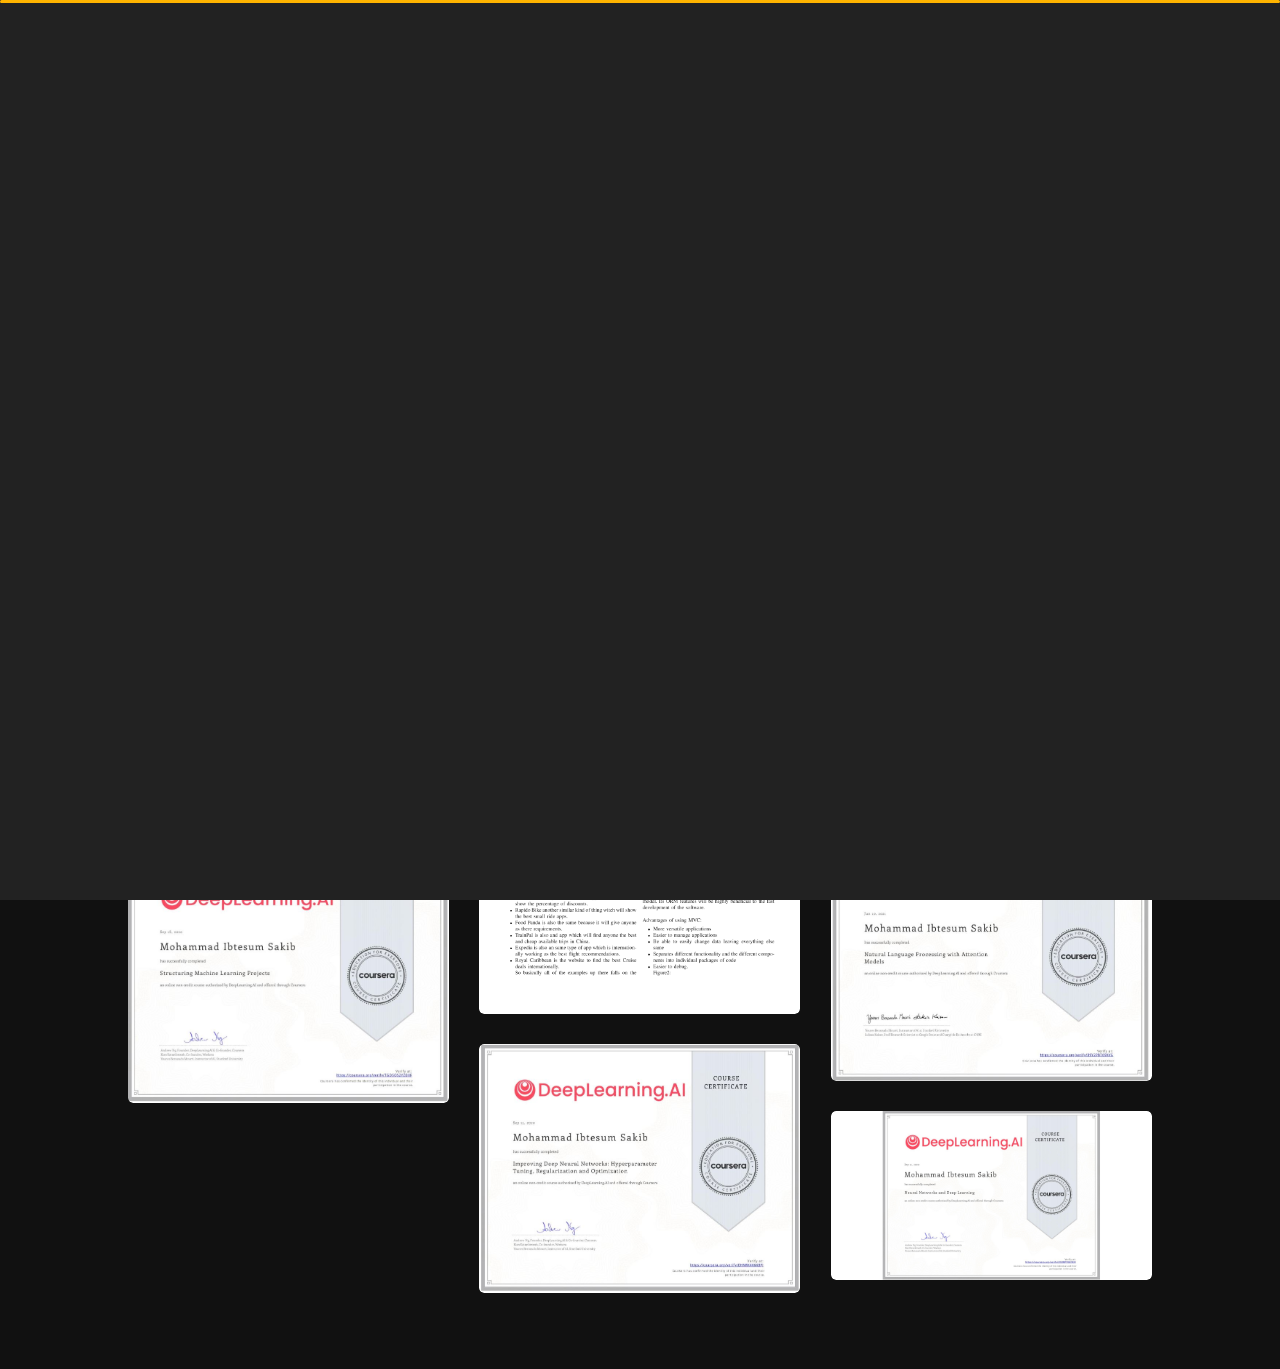
<file: portfolio.html>
<!DOCTYPE html>
<html lang="en">


<head>
    <meta charset="utf-8">
    <title>Portfolio -  Personal Portfolio</title>
    <meta name="viewport" content="width=device-width, initial-scale=1">

    <!-- Template Google Fonts -->
    <link href="https://fonts.googleapis.com/css?family=Poppins:400,400i,500,500i,600,600i,700,700i,800,800i,900,900i" rel="stylesheet">
    <link href="https://fonts.googleapis.com/css?family=Open+Sans:300,400,400i,600,600i,700" rel="stylesheet">

    <!-- Template CSS Files -->
    <link href="css/bootstrap.min.css" rel="stylesheet">
    <link href="css/preloader.min.css" rel="stylesheet">
    <link href="css/circle.css" rel="stylesheet">
    <link href="css/font-awesome.min.css" rel="stylesheet">
    <link href="css/fm.revealator.jquery.min.css" rel="stylesheet">
    <link href="css/style.css" rel="stylesheet">

    <!-- CSS Skin File -->
    <link href="css/skins/yellow.css" rel="stylesheet">

    <!-- Live Style Switcher - demo only -->
    <link rel="alternate stylesheet" type="text/css" title="blue" href="css/skins/blue.css" />
    <link rel="alternate stylesheet" type="text/css" title="green" href="css/skins/green.css" />
    <link rel="alternate stylesheet" type="text/css" title="yellow" href="css/skins/yellow.css" />
    <link rel="alternate stylesheet" type="text/css" title="blueviolet" href="css/skins/blueviolet.css" />
    <link rel="alternate stylesheet" type="text/css" title="goldenrod" href="css/skins/goldenrod.css" />
    <link rel="alternate stylesheet" type="text/css" title="magenta" href="css/skins/magenta.css" />
    <link rel="alternate stylesheet" type="text/css" title="orange" href="css/skins/orange.css" />
    <link rel="alternate stylesheet" type="text/css" title="purple" href="css/skins/purple.css" />
    <link rel="alternate stylesheet" type="text/css" title="red" href="css/skins/red.css" />
    <link rel="alternate stylesheet" type="text/css" title="yellowgreen" href="css/skins/yellowgreen.css" />
    <link rel="stylesheet" type="text/css" href="css/styleswitcher.css" />

    <!-- Modernizr JS File -->
    <script src="js/modernizr.custom.js"></script>
</head>

<body class="portfolio">
<!-- Live Style Switcher Starts - demo only -->
<div id="switcher" class="">
    <div class="content-switcher">
        <h4>STYLE SWITCHER</h4>
        <ul>
            <li>
                <a href="#" onclick="setActiveStyleSheet('purple');" title="purple" class="color"><img src="img/styleswitcher/purple.png" alt="purple"/></a>
            </li>
            <li>
                <a href="#" onclick="setActiveStyleSheet('red');" title="red" class="color"><img src="img/styleswitcher/red.png" alt="red"/></a>
            </li>
            <li>
                <a href="#" onclick="setActiveStyleSheet('blueviolet');" title="blueviolet" class="color"><img src="img/styleswitcher/blueviolet.png" alt="blueviolet"/></a>
            </li>
            <li>
                <a href="#" onclick="setActiveStyleSheet('blue');" title="blue" class="color"><img src="img/styleswitcher/blue.png" alt="blue"/></a>
            </li>
            <li>
                <a href="#" onclick="setActiveStyleSheet('goldenrod');" title="goldenrod" class="color"><img src="img/styleswitcher/goldenrod.png" alt="goldenrod"/></a>
            </li>
            <li>
                <a href="#" onclick="setActiveStyleSheet('magenta');" title="magenta" class="color"><img src="img/styleswitcher/magenta.png" alt="magenta"/></a>
            </li>
            <li>
                <a href="#" onclick="setActiveStyleSheet('yellowgreen');" title="yellowgreen" class="color"><img src="img/styleswitcher/yellowgreen.png" alt="yellowgreen"/></a>
            </li>
            <li>
                <a href="#" onclick="setActiveStyleSheet('orange');" title="orange" class="color"><img src="img/styleswitcher/orange.png" alt="orange"/></a>
            </li>
            <li>
                <a href="#" onclick="setActiveStyleSheet('green');" title="green" class="color"><img src="img/styleswitcher/green.png" alt="green"/></a>
            </li>
            <li>
                <a href="#" onclick="setActiveStyleSheet('yellow');" title="yellow" class="color"><img src="img/styleswitcher/yellow.png" alt="yellow"/></a>
            </li>
        </ul>

        <div id="hideSwitcher">&times;</div>
    </div>
</div>
<div id="showSwitcher" class="styleSecondColor"><i class="fa fa-cog fa-spin"></i></div>
<!-- Live Style Switcher Ends - demo only -->
<!-- Header Starts -->
<header class="header" id="navbar-collapse-toggle">
    <!-- Fixed Navigation Starts -->
    <ul class="icon-menu d-none d-lg-block revealator-slideup revealator-once revealator-delay1">
        <li class="icon-box">
            <i class="fa fa-home"></i>
            <a href="index.html">
                <h2>Home</h2>
            </a>
        </li>
        <li class="icon-box">
            <i class="fa fa-user"></i>
            <a href="about.html">
                <h2>About</h2>
            </a>
        </li>
        <li class="icon-box active">
            <i class="fa fa-briefcase"></i>
            <a href="portfolio.html">
                <h2>Portfolio</h2>
            </a>
        </li>
        <li class="icon-box">
            <i class="fa fa-envelope-open"></i>
            <a href="contact.html">
                <h2>Contact</h2>
            </a>
        </li>
        <li class="icon-box">
            <i class="fa fa-comments"></i>
            <a href="blog.html">
                <h2>Blog</h2>
            </a>
        </li>
    </ul>
    <!-- Fixed Navigation Ends -->
    <!-- Mobile Menu Starts -->
    <nav role="navigation" class="d-block d-lg-none">
        <div id="menuToggle">
            <input type="checkbox" />
            <span></span>
            <span></span>
            <span></span>
            <ul class="list-unstyled" id="menu">
                <li><a href="index.html"><i class="fa fa-home"></i><span>Home</span></a></li>
                <li><a href="about.html"><i class="fa fa-user"></i><span>About</span></a></li>
                <li class="active"><a href="portfolio.html"><i class="fa fa-folder-open"></i><span>Portfolio</span></a></li>
                <li><a href="contact.html"><i class="fa fa-envelope-open"></i><span>Contact</span></a></li>
                <li><a href="blog.html"><i class="fa fa-comments"></i><span>Blog</span></a></li>
            </ul>
        </div>
    </nav>
    <!-- Mobile Menu Ends -->
</header>
<!-- Header Ends -->
<!-- Page Title Starts -->
<section class="title-section text-left text-sm-center revealator-slideup revealator-once revealator-delay1">
    <h1>my <span>portfolio</span></h1>
    <span class="title-bg">works</span>
</section>
<!-- Page Title Ends -->
<!-- Main Content Starts -->
<section class="main-content text-center revealator-slideup revealator-once revealator-delay1">
    <div id="grid-gallery" class="container grid-gallery">
        <!-- Portfolio Grid Starts -->
        <section class="grid-wrap">
            <ul class="row grid">
                <!-- Portfolio Item Starts -->
                <li>
                    <figure>
                        <img src="img\mch.JPG" alt="Portolio Image" />
                        <div><span>Messenger Chat Analyser</span></div>
                    </figure>
                </li>
                <!-- Portfolio Item Ends -->
                <!-- Portfolio Item Starts -->
                <li>
                    <figure>
                        <img src="img/projects/project-2.jpg" alt="Portolio Image" />
                        <div><span>Youtube Project</span></div>
                    </figure>
                </li>
                <!-- Portfolio Item Ends -->
                <!-- Portfolio Item Starts -->
                <li>
                    <figure>
                        <img src="img\app.jpg" alt="Portolio Image" />
                        <div><span>Android Portfolio App</span></div>
                    </figure>
                </li>
                <!-- Portfolio Item Ends -->
                <!-- Portfolio Item Starts -->
                <li>
                    <figure>
                        <img src="img/projects/project-4.jpg" alt="Portolio Image" />
                        <div><span>Local Video Project</span></div>
                    </figure>
                </li>
                <!-- Portfolio Item Ends -->
                <!-- Portfolio Item Starts -->
                <li>
                    <figure>
                        <img src="img\sr.png" alt="Portolio Image" />
                        <div><span>Speech Recognition with Python and Goolgle Cloud API</span></div>
                    </figure>
                </li>
                <!-- Portfolio Item Ends -->
                <!-- Portfolio Item Starts -->
                <li>
                    <figure>
                        <img src="img/rs.png" alt="Portolio Image" />
                        <div><span>Recommendation Search On E Commerce Website</span></div>
                    </figure>
                </li>
                <!-- Portfolio Item Ends -->
                <!-- Portfolio Item Starts -->
                <li>
                    <figure>
                        <img src="img\st.png" alt="Portolio Image" />
                        <div><span>Speech Translation</span></div>
                    </figure>
                </li>
                <!-- Portfolio Item Ends -->
                <!-- Portfolio Item Starts -->
                <li>
                    <figure>
                        <img src="img/covid19.png" alt="Portolio Image" />
                        <div><span>Covid-19 forecast for Bangladesh on a weekly and monthly Basis.</span></div>
                    </figure>
                </li>
                <!-- Portfolio Item Ends -->
                <!-- Portfolio Item Starts -->
                <li>
                    <figure>
                        <img src="img\nlp1.JPG" alt="Portolio Image" />
                        <div><span>Natural Language Processing with Attention Models</span></div>
                    </figure>
                </li>
                <!-- Portfolio Item Ends -->
                <!-- Portfolio Item Starts -->
                <li>
                    <figure>
                        <img src="img\nlp2.JPG" alt="Portolio Image" />
                        <div><span>Structuring Machine Learning Projects</span></div>
                    </figure>
                </li>
                <!-- Portfolio Item Ends -->
                <!-- Portfolio Item Starts -->
                <li>
                    <figure>
                        <img src="img\nlp3.JPG" alt="Portolio Image" />
                        <div><span>Improving Deep Neural Networks: Hyperparameter tuning, Regularization and Optimization</span></div>
                    </figure>
                </li>
                <!-- Portfolio Item Ends -->
                 <!-- Portfolio Item Starts -->
                <li>
                    <figure>
                        <img src="img\nlp4.jpeg" alt="Portolio Image" />
                        <div><span>Neural Networks and Deep Learning</span></div>
                    </figure>
                </li>
                <!-- Portfolio Item Ends -->
            </ul>
        </section>
        <!-- Portfolio Grid Ends -->
        <!-- Portfolio Details Starts -->
        <section class="slideshow">
            <ul>
                <!-- Portfolio Item Detail Starts -->
                <li>
                    <figure>
                        <!-- Project Details Starts -->
                        <figcaption>
                            <h3>Messenger Chat Analyser</h3>
                            <div class="row open-sans-font">
                                <div class="col-12 col-sm-6 mb-2">
                                    <i class="fa fa-file-text-o pr-2"></i><span class="project-label">Project </span>: <span class="ft-wt-600 uppercase">Analyser</span>
                                </div>
                                <div class="col-12 col-sm-6 mb-2">
                                    <i class="fa fa-user-o pr-2"></i><span class="project-label">Client </span>: <span class="ft-wt-600 uppercase">N/A</span>
                                </div>
                                <div class="col-12 col-sm-6 mb-2">
                                    <i class="fa fa-code pr-2"></i><span class="project-label">Language</span>: <span class="ft-wt-600 uppercase">Python, Streamlit</span>
                                </div>
                                <div class="col-12 col-sm-6 mb-2">
                                    <i class="fa fa-external-link pr-2"></i><span class="project-label">Preview </span>: <span class="ft-wt-600 uppercase"><a href="https://github.com/Ibtesum-Sakib/messenger-chat-analyser" target="_blank">Messenger Chat Analyser</a></span>
                                </div>
                            </div>
                        </figcaption>
                        <!-- Project Details Ends -->
                        <!-- Main Project Content Starts -->

                        <div id="slider" class="carousel slide portfolio-slider" data-ride="carousel" data-interval="false">
                            <ol class="carousel-indicators">
                                <li data-target="#slider" data-slide-to="0" class="active"></li>
                                <li data-target="#slider" data-slide-to="1"></li>
                                <li data-target="#slider" data-slide-to="2"></li>
                            </ol>
                            <!-- The slideshow -->
                            <div class="carousel-inner">
                                <div class="carousel-item active">
                                    <img src="img\mch.JPG" alt="slide 1">
                                </div>
                                <div class="carousel-item">
                                    <img src="img\mch2.JPG" alt="slide 2">
                                </div>
                                <div class="carousel-item">
                                    <img src="img\mch3.JPG" alt="slide 3">
                                </div>
                            </div>
                        </div>
                        <!-- Main Project Content Ends -->
                    </figure>
                </li>
                <!-- Portfolio Item Detail Ends -->
                <!-- Portfolio Item Detail Starts -->
                <li>
                    <figure>
                        <!-- Project Details Starts -->
                        <figcaption>
                            <h3>Youtube Project</h3>
                            <div class="row open-sans-font">
                                <div class="col-6 mb-2">
                                    <i class="fa fa-file-text-o pr-2"></i><span class="project-label">Project </span>: <span class="ft-wt-600 uppercase">Video</span>
                                </div>
                                <div class="col-6 mb-2">
                                    <i class="fa fa-user-o pr-2"></i><span class="project-label">Client </span>: <span class="ft-wt-600 uppercase">Videohive</span>
                                </div>
                                <div class="col-6 mb-2">
                                    <i class="fa fa-code pr-2"></i><span class="project-label">Langages </span>: <span class="ft-wt-600 uppercase">Adobe After Effects</span>
                                </div>
                                <div class="col-6 mb-2">
                                    <i class="fa fa-external-link pr-2"></i><span class="project-label">Preview </span>: <span class="ft-wt-600 uppercase"><a href="#" target="_blank">www.videohive.net</a></span>
                                </div>
                            </div>
                        </figcaption>
                        <!-- Project Details Ends -->
                        <!-- Main Project Content Starts -->
                        <div class="videocontainer">
                            <iframe class="youtube-video" src="https://www.youtube.com/embed/7e90gBu4pas?enablejsapi=1&amp;version=3&amp;playerapiid=ytplayer" allowfullscreen></iframe>
                        </div>
                        <!-- Main Project Content Ends -->
                    </figure>
                </li>
                <!-- Portfolio Item Detail Ends -->
                <!-- Portfolio Item Detail Starts -->
                <li>
                    <figure>
                        <!-- Project Details Starts -->
                        <figcaption>
                            <h3>Android Portfolio App</h3>
                            <div class="row open-sans-font">
                                <div class="col-6 mb-2">
                                    <i class="fa fa-file-text-o pr-2"></i><span class="project-label">Project </span>: <span class="ft-wt-600 uppercase">App</span>
                                </div>
                                <div class="col-6 mb-2">
                                    <i class="fa fa-user-o pr-2"></i><span class="project-label">Client </span>: <span class="ft-wt-600 uppercase">N/A</span>
                                </div>
                                <div class="col-6 mb-2">
                                    <i class="fa fa-code pr-2"></i><span class="project-label">Langages </span>: <span class="ft-wt-600 uppercase">Java, Android Studio</span>
                                </div>
                                <div class="col-6 mb-2">
                                    <i class="fa fa-external-link pr-2"></i><span class="project-label">Preview </span>: <span class="ft-wt-600 uppercase"><a href="https://github.com/Ibtesum-Sakib/Portfolio-App" target="_blank">App</a></span>
                                </div>
                            </div>
                        </figcaption>
                        <!-- Project Details Ends -->
                        <!-- Main Project Content Starts -->


                                    <img src="img\app.jpg" alt="slide 1">


                        <!-- Main Project Content Ends -->
                    </figure>
                </li>
                <!-- Portfolio Item Detail Ends -->
                <!-- Portfolio Item Detail Starts -->
                <li>
                    <figure>
                        <!-- Project Details Starts -->
                        <figcaption>
                            <h3>Local Video Project</h3>
                            <div class="row open-sans-font">
                                <div class="col-6 mb-2">
                                    <i class="fa fa-file-text-o pr-2"></i><span class="project-label">Project </span>: <span class="ft-wt-600 uppercase">Video</span>
                                </div>
                                <div class="col-6 mb-2">
                                    <i class="fa fa-user-o pr-2"></i><span class="project-label">Client </span>: <span class="ft-wt-600 uppercase">Videohive</span>
                                </div>
                                <div class="col-6 mb-2">
                                    <i class="fa fa-code pr-2"></i><span class="project-label">Langages </span>: <span class="ft-wt-600 uppercase">Adobe Premium</span>
                                </div>
                                <div class="col-6 mb-2">
                                    <i class="fa fa-external-link pr-2"></i><span class="project-label">Preview </span>: <span class="ft-wt-600 uppercase"><a href="#" target="_blank">www.envato.com</a></span>
                                </div>
                            </div>
                        </figcaption>
                        <!-- Project Details Ends -->
                        <!-- Main Project Content Starts -->
                        <video id="video" class="responsive-video" controls poster="img/projects/project-1.jpg">
                            <source src="img/projects/video.mp4" type="video/mp4">
                        </video>
                        <!-- Main Project Content Ends -->
                    </figure>
                </li>
                <!-- Portfolio Item Detail Ends -->
                <!-- Portfolio Item Detail Starts -->
                <li>
                    <figure>
                        <!-- Project Details Starts -->
                        <figcaption>
                            <h3>Speech Recognition with Python and Goolgle Cloud API</h3>
                            <div class="row open-sans-font">
                                <div class="col-6 mb-2">
                                    <i class="fa fa-file-text-o pr-2"></i><span class="project-label">Project </span>: <span class="ft-wt-600 uppercase">NLP</span>
                                </div>
                                <div class="col-6 mb-2">
                                    <i class="fa fa-user-o pr-2"></i><span class="project-label">Client </span>: <span class="ft-wt-600 uppercase">N/A</span>
                                </div>
                                <div class="col-6 mb-2">
                                    <i class="fa fa-code pr-2"></i><span class="project-label">Langages </span>: <span class="ft-wt-600 uppercase">Python, Google Cloud API</span>
                                </div>
                                <div class="col-6 mb-2">
                                    <i class="fa fa-external-link pr-2"></i><span class="project-label">Preview </span>: <span class="ft-wt-600 uppercase"><a href="https://github.com/Ibtesum-Sakib/Speech-Recognition-with-python-and-Goolgle-cloud-api" target="_blank">Speech Recognition</a></span>
                                </div>
                            </div>
                        </figcaption>
                        <!-- Project Details Ends -->
                        <!-- Main Project Content Starts -->
                        <img src="img\sr.png" alt="Portolio Image" />
                        <!-- Main Project Content Ends -->
                    </figure>
                </li>
                <!-- Portfolio Item Detail Ends -->
                <!-- Portfolio Item Detail Starts -->
                <li>
                    <figure>
                        <!-- Project Details Starts -->
                        <figcaption>
                            <h3>Recommendation Search On E Commerce Website</h3>
                            <div class="row open-sans-font">
                                <div class="col-6 mb-2">
                                    <i class="fa fa-file-text-o pr-2"></i><span class="project-label">Project </span>: <span class="ft-wt-600 uppercase">Recommender</span>
                                </div>
                                <div class="col-6 mb-2">
                                    <i class="fa fa-user-o pr-2"></i><span class="project-label">Client </span>: <span class="ft-wt-600 uppercase">N/A</span>
                                </div>
                                <div class="col-6 mb-2">
                                    <i class="fa fa-code pr-2"></i><span class="project-label">Langages </span>: <span class="ft-wt-600 uppercase">Django</span>
                                </div>
                                <div class="col-6 mb-2">
                                    <i class="fa fa-external-link pr-2"></i><span class="project-label">Preview </span>: <span class="ft-wt-600 uppercase"><a href="https://github.com/Ibtesum-Sakib/Recommendation-Search-On-E-Commerce-Website" target="_blank">Recommender</a></span>
                                </div>
                            </div>
                        </figcaption>
                        <!-- Project Details Ends -->
                        <!-- Main Project Content Starts -->
                        <img src="img/rs.png" alt="Portolio Image" />
                        <!-- Main Project Content Ends -->
                    </figure>
                </li>
                <!-- Portfolio Item Detail Ends -->
                <!-- Portfolio Item Detail Starts -->
                <li>
                    <figure>
                        <!-- Project Details Starts -->
                        <figcaption>
                            <h3>Speech Translation</h3>
                            <div class="row open-sans-font">
                                <div class="col-6 mb-2">
                                    <i class="fa fa-file-text-o pr-2"></i><span class="project-label">Project </span>: <span class="ft-wt-600 uppercase">NLP</span>
                                </div>
                                <div class="col-6 mb-2">
                                    <i class="fa fa-user-o pr-2"></i><span class="project-label">Client </span>: <span class="ft-wt-600 uppercase">N/A</span>
                                </div>
                                <div class="col-6 mb-2">
                                    <i class="fa fa-code pr-2"></i><span class="project-label">Langages </span>: <span class="ft-wt-600 uppercase">Transformer, Google cloud API, Python</span>
                                </div>
                                <div class="col-6 mb-2">
                                    <i class="fa fa-external-link pr-2"></i><span class="project-label">Preview </span>: <span class="ft-wt-600 uppercase"><a href="#" target="_blank">Speech Translation</a></span>
                                </div>
                            </div>
                        </figcaption>
                        <!-- Project Details Ends -->
                        <!-- Main Project Content Starts -->
                        <img src="img/st.png" alt="Portolio Image" />
                        <!-- Main Project Content Ends -->
                    </figure>
                </li>
                <!-- Portfolio Item Detail Ends -->
                <!-- Portfolio Item Detail Starts -->
                <li>
                    <figure>
                        <!-- Project Details Starts -->
                        <figcaption>
                            <h3>Covid-19 forecast for Bangladesh on a weekly and monthly Basis.</h3>
                            <div class="row open-sans-font">
                                <div class="col-6 mb-2">
                                    <i class="fa fa-file-text-o pr-2"></i><span class="project-label">Project </span>: <span class="ft-wt-600 uppercase">Forecasting</span>
                                </div>
                                <div class="col-6 mb-2">
                                    <i class="fa fa-user-o pr-2"></i><span class="project-label">Client </span>: <span class="ft-wt-600 uppercase">N/A</span>
                                </div>
                                <div class="col-6 mb-2">
                                    <i class="fa fa-code pr-2"></i><span class="project-label">Langages </span>: <span class="ft-wt-600 uppercase">Prophet, Pyhton</span>
                                </div>
                                <div class="col-6 mb-2">
                                    <i class="fa fa-external-link pr-2"></i><span class="project-label">Preview </span>: <span class="ft-wt-600 uppercase"><a href="https://github.com/Ibtesum-Sakib/Covid-Forecast-For-Bangladesh-on-a-Weekly-and-Monthly-Basis" target="_blank">Covid 19 Forecasting</a></span>
                                </div>
                            </div>
                        </figcaption>
                        <!-- Project Details Ends -->
                        <!-- Main Project Content Starts -->
                        <img src="img/covid19.png" alt="Portolio Image" />
                        <!-- Main Project Content Ends -->
                    </figure>
                </li>
                <!-- Portfolio Item Detail Ends -->
                <!-- Portfolio Item Detail Starts -->
                <li>
                    <figure>
                        <!-- Project Details Starts -->
                        <figcaption>
                            <h3>Natural Language Processing with Attention Models</h3>
                            <div class="row open-sans-font">
                                <div class="col-6 mb-2">
                                    <i class="fa fa-file-text-o pr-2"></i><span class="project-label">Project </span>: <span class="ft-wt-600 uppercase">Certification</span>
                                </div>
                                <div class="col-6 mb-2">
                                    <i class="fa fa-external-link pr-2"></i><span class="project-label">Preview </span>: <span class="ft-wt-600 uppercase"><a href="https://www.coursera.org/account/accomplishments/verify/89Y2PBT69XVG" target="_blank">View Certificate</a></span>
                                </div>
                            </div>
                        </figcaption>
                        <!-- Project Details Ends -->
                        <!-- Main Project Content Starts -->
                        <img src="img\nlp1.JPG" alt="Portolio Image" />
                        <!-- Main Project Content Ends -->
                    </figure>
                </li>
                <!-- Portfolio Item Detail Ends -->
                <!-- Portfolio Item Detail Starts -->
                <li>
                    <figure>
                        <!-- Project Details Starts -->
                        <figcaption>
                            <h3>Structuring Machine Learning Projects</h3>
                            <div class="row open-sans-font">
                                <div class="col-6 mb-2">
                                    <i class="fa fa-file-text-o pr-2"></i><span class="project-label">Project </span>: <span class="ft-wt-600 uppercase">Certification</span>
                                </div>
                                <div class="col-6 mb-2">
                                    <i class="fa fa-external-link pr-2"></i><span class="project-label">Preview </span>: <span class="ft-wt-600 uppercase"><a href="https://www.coursera.org/account/accomplishments/verify/TGDSQS2YZDXF" target="_blank">View Certificate</a></span>
                                </div>
                            </div>
                        </figcaption>
                        <!-- Project Details Ends -->
                        <!-- Main Project Content Starts -->
                        <img src="img\nlp2.JPG" alt="Portolio Image" />
                        <!-- Main Project Content Ends -->
                    </figure>
                </li>
                <!-- Portfolio Item Detail Ends -->
                <!-- Portfolio Item Detail Starts -->
                <li>
                    <figure>
                        <!-- Project Details Starts -->
                        <figcaption>
                            <h3>Improving Deep Neural Networks: Hyperparameter tuning, Regularization and Optimization</h3>
                            <div class="row open-sans-font">
                                <div class="col-6 mb-2">
                                    <i class="fa fa-file-text-o pr-2"></i><span class="project-label">Project </span>: <span class="ft-wt-600 uppercase">Certification</span>
                                </div>
                                <div class="col-6 mb-2">
                                    <i class="fa fa-external-link pr-2"></i><span class="project-label">Preview </span>: <span class="ft-wt-600 uppercase"><a href="https://www.coursera.org/account/accomplishments/verify/EHNRX4X6XBFJ" target="_blank">View Certificate</a></span>
                                </div>
                            </div>
                        </figcaption>
                        <!-- Project Details Ends -->
                        <!-- Main Project Content Starts -->
                        <img src="img\nlp3.JPG" alt="Portolio Image" />
                        <!-- Main Project Content Ends -->
                    </figure>
                </li>
                <!-- Portfolio Item Detail Ends -->
                <!-- Portfolio Item Detail Starts -->
                <li>
                    <figure>
                        <!-- Project Details Starts -->
                        <figcaption>
                            <h3>Neural Networks and Deep Learning</h3>
                            <div class="row open-sans-font">
                                <div class="col-6 mb-2">
                                    <i class="fa fa-file-text-o pr-2"></i><span class="project-label">Project </span>: <span class="ft-wt-600 uppercase">Certification</span>
                                </div>
                                <div class="col-6 mb-2">
                                    <i class="fa fa-external-link pr-2"></i><span class="project-label">Preview </span>: <span class="ft-wt-600 uppercase"><a href="https://www.coursera.org/share/adc3a26b0bd63690883fa0d96f3b1f88" target="_blank">View Certificate</a></span>
                                </div>
                            </div>
                        </figcaption>
                        <!-- Project Details Ends -->
                        <!-- Main Project Content Starts -->
                        <img src="img\nlp4.jpeg" alt="Portolio Image" />
                        <!-- Main Project Content Ends -->
                    </figure>
                </li>
                <!-- Portfolio Item Detail Ends -->
            </ul>
            <!-- Portfolio Navigation Starts -->
            <nav>
                <span class="icon nav-prev"><img src="img/projects/navigation/left-arrow.png" alt="previous"></span>
                <span class="icon nav-next"><img src="img/projects/navigation/right-arrow.png" alt="next"></span>
                <span class="nav-close"><img src="img/projects/navigation/close-button.png" alt="close"> </span>
            </nav>
            <!-- Portfolio Navigation Ends -->
        </section>
    </div>
</section>
<!-- Main Content Ends -->

<!-- Template JS Files -->
<script src="js/jquery-3.5.0.min.js"></script>
<script src="js/styleswitcher.js"></script>
<script src="js/preloader.min.js"></script>
<script src="js/fm.revealator.jquery.min.js"></script>
<script src="js/imagesloaded.pkgd.min.js"></script>
<script src="js/masonry.pkgd.min.js"></script>
<script src="js/classie.js"></script>
<script src="js/cbpGridGallery.js"></script>
<script src="js/jquery.hoverdir.js"></script>
<script src="js/popper.min.js"></script>
<script src="js/bootstrap.js"></script>
<script src="js/custom.js"></script>

</body>

</html>
</file>
<file: css/circle.css>
.rect-auto,
.c100.p51 .slice,
.c100.p52 .slice,
.c100.p53 .slice,
.c100.p54 .slice,
.c100.p55 .slice,
.c100.p56 .slice,
.c100.p57 .slice,
.c100.p58 .slice,
.c100.p59 .slice,
.c100.p60 .slice,
.c100.p61 .slice,
.c100.p62 .slice,
.c100.p63 .slice,
.c100.p64 .slice,
.c100.p65 .slice,
.c100.p66 .slice,
.c100.p67 .slice,
.c100.p68 .slice,
.c100.p69 .slice,
.c100.p70 .slice,
.c100.p71 .slice,
.c100.p72 .slice,
.c100.p73 .slice,
.c100.p74 .slice,
.c100.p75 .slice,
.c100.p76 .slice,
.c100.p77 .slice,
.c100.p78 .slice,
.c100.p79 .slice,
.c100.p80 .slice,
.c100.p81 .slice,
.c100.p82 .slice,
.c100.p83 .slice,
.c100.p84 .slice,
.c100.p85 .slice,
.c100.p86 .slice,
.c100.p87 .slice,
.c100.p88 .slice,
.c100.p89 .slice,
.c100.p90 .slice,
.c100.p91 .slice,
.c100.p92 .slice,
.c100.p93 .slice,
.c100.p94 .slice,
.c100.p95 .slice,
.c100.p96 .slice,
.c100.p97 .slice,
.c100.p98 .slice,
.c100.p99 .slice,
.c100.p100 .slice {
  clip: rect(auto, auto, auto, auto);
}
.pie,
.c100 .bar,
.c100.p51 .fill,
.c100.p52 .fill,
.c100.p53 .fill,
.c100.p54 .fill,
.c100.p55 .fill,
.c100.p56 .fill,
.c100.p57 .fill,
.c100.p58 .fill,
.c100.p59 .fill,
.c100.p60 .fill,
.c100.p61 .fill,
.c100.p62 .fill,
.c100.p63 .fill,
.c100.p64 .fill,
.c100.p65 .fill,
.c100.p66 .fill,
.c100.p67 .fill,
.c100.p68 .fill,
.c100.p69 .fill,
.c100.p70 .fill,
.c100.p71 .fill,
.c100.p72 .fill,
.c100.p73 .fill,
.c100.p74 .fill,
.c100.p75 .fill,
.c100.p76 .fill,
.c100.p77 .fill,
.c100.p78 .fill,
.c100.p79 .fill,
.c100.p80 .fill,
.c100.p81 .fill,
.c100.p82 .fill,
.c100.p83 .fill,
.c100.p84 .fill,
.c100.p85 .fill,
.c100.p86 .fill,
.c100.p87 .fill,
.c100.p88 .fill,
.c100.p89 .fill,
.c100.p90 .fill,
.c100.p91 .fill,
.c100.p92 .fill,
.c100.p93 .fill,
.c100.p94 .fill,
.c100.p95 .fill,
.c100.p96 .fill,
.c100.p97 .fill,
.c100.p98 .fill,
.c100.p99 .fill,
.c100.p100 .fill {
  position: absolute;
  border: 0.08em solid #307bbb;
  width: 0.84em;
  height: 0.84em;
  clip: rect(0em, 0.5em, 1em, 0em);
  border-radius: 50%;
  -webkit-transform: rotate(0deg);
  -moz-transform: rotate(0deg);
  -ms-transform: rotate(0deg);
  -o-transform: rotate(0deg);
  transform: rotate(0deg);
}
.pie-fill,
.c100.p51 .bar:after,
.c100.p51 .fill,
.c100.p52 .bar:after,
.c100.p52 .fill,
.c100.p53 .bar:after,
.c100.p53 .fill,
.c100.p54 .bar:after,
.c100.p54 .fill,
.c100.p55 .bar:after,
.c100.p55 .fill,
.c100.p56 .bar:after,
.c100.p56 .fill,
.c100.p57 .bar:after,
.c100.p57 .fill,
.c100.p58 .bar:after,
.c100.p58 .fill,
.c100.p59 .bar:after,
.c100.p59 .fill,
.c100.p60 .bar:after,
.c100.p60 .fill,
.c100.p61 .bar:after,
.c100.p61 .fill,
.c100.p62 .bar:after,
.c100.p62 .fill,
.c100.p63 .bar:after,
.c100.p63 .fill,
.c100.p64 .bar:after,
.c100.p64 .fill,
.c100.p65 .bar:after,
.c100.p65 .fill,
.c100.p66 .bar:after,
.c100.p66 .fill,
.c100.p67 .bar:after,
.c100.p67 .fill,
.c100.p68 .bar:after,
.c100.p68 .fill,
.c100.p69 .bar:after,
.c100.p69 .fill,
.c100.p70 .bar:after,
.c100.p70 .fill,
.c100.p71 .bar:after,
.c100.p71 .fill,
.c100.p72 .bar:after,
.c100.p72 .fill,
.c100.p73 .bar:after,
.c100.p73 .fill,
.c100.p74 .bar:after,
.c100.p74 .fill,
.c100.p75 .bar:after,
.c100.p75 .fill,
.c100.p76 .bar:after,
.c100.p76 .fill,
.c100.p77 .bar:after,
.c100.p77 .fill,
.c100.p78 .bar:after,
.c100.p78 .fill,
.c100.p79 .bar:after,
.c100.p79 .fill,
.c100.p80 .bar:after,
.c100.p80 .fill,
.c100.p81 .bar:after,
.c100.p81 .fill,
.c100.p82 .bar:after,
.c100.p82 .fill,
.c100.p83 .bar:after,
.c100.p83 .fill,
.c100.p84 .bar:after,
.c100.p84 .fill,
.c100.p85 .bar:after,
.c100.p85 .fill,
.c100.p86 .bar:after,
.c100.p86 .fill,
.c100.p87 .bar:after,
.c100.p87 .fill,
.c100.p88 .bar:after,
.c100.p88 .fill,
.c100.p89 .bar:after,
.c100.p89 .fill,
.c100.p90 .bar:after,
.c100.p90 .fill,
.c100.p91 .bar:after,
.c100.p91 .fill,
.c100.p92 .bar:after,
.c100.p92 .fill,
.c100.p93 .bar:after,
.c100.p93 .fill,
.c100.p94 .bar:after,
.c100.p94 .fill,
.c100.p95 .bar:after,
.c100.p95 .fill,
.c100.p96 .bar:after,
.c100.p96 .fill,
.c100.p97 .bar:after,
.c100.p97 .fill,
.c100.p98 .bar:after,
.c100.p98 .fill,
.c100.p99 .bar:after,
.c100.p99 .fill,
.c100.p100 .bar:after,
.c100.p100 .fill {
  -webkit-transform: rotate(180deg);
  -moz-transform: rotate(180deg);
  -ms-transform: rotate(180deg);
  -o-transform: rotate(180deg);
  transform: rotate(180deg);
}
.c100 {
  position: relative;
  font-size: 120px;
  width: 1em;
  height: 1em;
  border-radius: 50%;
  float: left;
  margin: 0 0.1em 0.1em 0;
  background-color: #cccccc;
}
.c100 *,
.c100 *:before,
.c100 *:after {
  -webkit-box-sizing: content-box;
  -moz-box-sizing: content-box;
  box-sizing: content-box;
}
.c100.center {
  float: none;
  margin: 0 auto;
}
.c100.big {
  font-size: 240px;
}
.c100.small {
  font-size: 80px;
}
.c100 > span {
  position: absolute;
  width: 100%;
  z-index: 1;
  left: 0;
  top: 0;
  width: 5em;
  line-height: 5em;
  font-size: 0.2em;
  color: #cccccc;
  display: block;
  text-align: center;
  white-space: nowrap;
  -webkit-transition-property: all;
  -moz-transition-property: all;
  -o-transition-property: all;
  transition-property: all;
  -webkit-transition-duration: 0.2s;
  -moz-transition-duration: 0.2s;
  -o-transition-duration: 0.2s;
  transition-duration: 0.2s;
  -webkit-transition-timing-function: ease-out;
  -moz-transition-timing-function: ease-out;
  -o-transition-timing-function: ease-out;
  transition-timing-function: ease-out;
}
.c100:after {
  position: absolute;
  top: 0.08em;
  left: 0.08em;
  display: block;
  content: " ";
  border-radius: 50%;
  background-color: #f5f5f5;
  width: 0.84em;
  height: 0.84em;
  -webkit-transition-property: all;
  -moz-transition-property: all;
  -o-transition-property: all;
  transition-property: all;
  -webkit-transition-duration: 0.2s;
  -moz-transition-duration: 0.2s;
  -o-transition-duration: 0.2s;
  transition-duration: 0.2s;
  -webkit-transition-timing-function: ease-in;
  -moz-transition-timing-function: ease-in;
  -o-transition-timing-function: ease-in;
  transition-timing-function: ease-in;
}
.c100 .slice {
  position: absolute;
  width: 1em;
  height: 1em;
  clip: rect(0em, 1em, 1em, 0.5em);
}
.c100.p1 .bar {
  -webkit-transform: rotate(3.6deg);
  -moz-transform: rotate(3.6deg);
  -ms-transform: rotate(3.6deg);
  -o-transform: rotate(3.6deg);
  transform: rotate(3.6deg);
}
.c100.p2 .bar {
  -webkit-transform: rotate(7.2deg);
  -moz-transform: rotate(7.2deg);
  -ms-transform: rotate(7.2deg);
  -o-transform: rotate(7.2deg);
  transform: rotate(7.2deg);
}
.c100.p3 .bar {
  -webkit-transform: rotate(10.8deg);
  -moz-transform: rotate(10.8deg);
  -ms-transform: rotate(10.8deg);
  -o-transform: rotate(10.8deg);
  transform: rotate(10.8deg);
}
.c100.p4 .bar {
  -webkit-transform: rotate(14.4deg);
  -moz-transform: rotate(14.4deg);
  -ms-transform: rotate(14.4deg);
  -o-transform: rotate(14.4deg);
  transform: rotate(14.4deg);
}
.c100.p5 .bar {
  -webkit-transform: rotate(18deg);
  -moz-transform: rotate(18deg);
  -ms-transform: rotate(18deg);
  -o-transform: rotate(18deg);
  transform: rotate(18deg);
}
.c100.p6 .bar {
  -webkit-transform: rotate(21.6deg);
  -moz-transform: rotate(21.6deg);
  -ms-transform: rotate(21.6deg);
  -o-transform: rotate(21.6deg);
  transform: rotate(21.6deg);
}
.c100.p7 .bar {
  -webkit-transform: rotate(25.2deg);
  -moz-transform: rotate(25.2deg);
  -ms-transform: rotate(25.2deg);
  -o-transform: rotate(25.2deg);
  transform: rotate(25.2deg);
}
.c100.p8 .bar {
  -webkit-transform: rotate(28.8deg);
  -moz-transform: rotate(28.8deg);
  -ms-transform: rotate(28.8deg);
  -o-transform: rotate(28.8deg);
  transform: rotate(28.8deg);
}
.c100.p9 .bar {
  -webkit-transform: rotate(32.4deg);
  -moz-transform: rotate(32.4deg);
  -ms-transform: rotate(32.4deg);
  -o-transform: rotate(32.4deg);
  transform: rotate(32.4deg);
}
.c100.p10 .bar {
  -webkit-transform: rotate(36deg);
  -moz-transform: rotate(36deg);
  -ms-transform: rotate(36deg);
  -o-transform: rotate(36deg);
  transform: rotate(36deg);
}
.c100.p11 .bar {
  -webkit-transform: rotate(39.6deg);
  -moz-transform: rotate(39.6deg);
  -ms-transform: rotate(39.6deg);
  -o-transform: rotate(39.6deg);
  transform: rotate(39.6deg);
}
.c100.p12 .bar {
  -webkit-transform: rotate(43.2deg);
  -moz-transform: rotate(43.2deg);
  -ms-transform: rotate(43.2deg);
  -o-transform: rotate(43.2deg);
  transform: rotate(43.2deg);
}
.c100.p13 .bar {
  -webkit-transform: rotate(46.800000000000004deg);
  -moz-transform: rotate(46.800000000000004deg);
  -ms-transform: rotate(46.800000000000004deg);
  -o-transform: rotate(46.800000000000004deg);
  transform: rotate(46.800000000000004deg);
}
.c100.p14 .bar {
  -webkit-transform: rotate(50.4deg);
  -moz-transform: rotate(50.4deg);
  -ms-transform: rotate(50.4deg);
  -o-transform: rotate(50.4deg);
  transform: rotate(50.4deg);
}
.c100.p15 .bar {
  -webkit-transform: rotate(54deg);
  -moz-transform: rotate(54deg);
  -ms-transform: rotate(54deg);
  -o-transform: rotate(54deg);
  transform: rotate(54deg);
}
.c100.p16 .bar {
  -webkit-transform: rotate(57.6deg);
  -moz-transform: rotate(57.6deg);
  -ms-transform: rotate(57.6deg);
  -o-transform: rotate(57.6deg);
  transform: rotate(57.6deg);
}
.c100.p17 .bar {
  -webkit-transform: rotate(61.2deg);
  -moz-transform: rotate(61.2deg);
  -ms-transform: rotate(61.2deg);
  -o-transform: rotate(61.2deg);
  transform: rotate(61.2deg);
}
.c100.p18 .bar {
  -webkit-transform: rotate(64.8deg);
  -moz-transform: rotate(64.8deg);
  -ms-transform: rotate(64.8deg);
  -o-transform: rotate(64.8deg);
  transform: rotate(64.8deg);
}
.c100.p19 .bar {
  -webkit-transform: rotate(68.4deg);
  -moz-transform: rotate(68.4deg);
  -ms-transform: rotate(68.4deg);
  -o-transform: rotate(68.4deg);
  transform: rotate(68.4deg);
}
.c100.p20 .bar {
  -webkit-transform: rotate(72deg);
  -moz-transform: rotate(72deg);
  -ms-transform: rotate(72deg);
  -o-transform: rotate(72deg);
  transform: rotate(72deg);
}
.c100.p21 .bar {
  -webkit-transform: rotate(75.60000000000001deg);
  -moz-transform: rotate(75.60000000000001deg);
  -ms-transform: rotate(75.60000000000001deg);
  -o-transform: rotate(75.60000000000001deg);
  transform: rotate(75.60000000000001deg);
}
.c100.p22 .bar {
  -webkit-transform: rotate(79.2deg);
  -moz-transform: rotate(79.2deg);
  -ms-transform: rotate(79.2deg);
  -o-transform: rotate(79.2deg);
  transform: rotate(79.2deg);
}
.c100.p23 .bar {
  -webkit-transform: rotate(82.8deg);
  -moz-transform: rotate(82.8deg);
  -ms-transform: rotate(82.8deg);
  -o-transform: rotate(82.8deg);
  transform: rotate(82.8deg);
}
.c100.p24 .bar {
  -webkit-transform: rotate(86.4deg);
  -moz-transform: rotate(86.4deg);
  -ms-transform: rotate(86.4deg);
  -o-transform: rotate(86.4deg);
  transform: rotate(86.4deg);
}
.c100.p25 .bar {
  -webkit-transform: rotate(90deg);
  -moz-transform: rotate(90deg);
  -ms-transform: rotate(90deg);
  -o-transform: rotate(90deg);
  transform: rotate(90deg);
}
.c100.p26 .bar {
  -webkit-transform: rotate(93.60000000000001deg);
  -moz-transform: rotate(93.60000000000001deg);
  -ms-transform: rotate(93.60000000000001deg);
  -o-transform: rotate(93.60000000000001deg);
  transform: rotate(93.60000000000001deg);
}
.c100.p27 .bar {
  -webkit-transform: rotate(97.2deg);
  -moz-transform: rotate(97.2deg);
  -ms-transform: rotate(97.2deg);
  -o-transform: rotate(97.2deg);
  transform: rotate(97.2deg);
}
.c100.p28 .bar {
  -webkit-transform: rotate(100.8deg);
  -moz-transform: rotate(100.8deg);
  -ms-transform: rotate(100.8deg);
  -o-transform: rotate(100.8deg);
  transform: rotate(100.8deg);
}
.c100.p29 .bar {
  -webkit-transform: rotate(104.4deg);
  -moz-transform: rotate(104.4deg);
  -ms-transform: rotate(104.4deg);
  -o-transform: rotate(104.4deg);
  transform: rotate(104.4deg);
}
.c100.p30 .bar {
  -webkit-transform: rotate(108deg);
  -moz-transform: rotate(108deg);
  -ms-transform: rotate(108deg);
  -o-transform: rotate(108deg);
  transform: rotate(108deg);
}
.c100.p31 .bar {
  -webkit-transform: rotate(111.60000000000001deg);
  -moz-transform: rotate(111.60000000000001deg);
  -ms-transform: rotate(111.60000000000001deg);
  -o-transform: rotate(111.60000000000001deg);
  transform: rotate(111.60000000000001deg);
}
.c100.p32 .bar {
  -webkit-transform: rotate(115.2deg);
  -moz-transform: rotate(115.2deg);
  -ms-transform: rotate(115.2deg);
  -o-transform: rotate(115.2deg);
  transform: rotate(115.2deg);
}
.c100.p33 .bar {
  -webkit-transform: rotate(118.8deg);
  -moz-transform: rotate(118.8deg);
  -ms-transform: rotate(118.8deg);
  -o-transform: rotate(118.8deg);
  transform: rotate(118.8deg);
}
.c100.p34 .bar {
  -webkit-transform: rotate(122.4deg);
  -moz-transform: rotate(122.4deg);
  -ms-transform: rotate(122.4deg);
  -o-transform: rotate(122.4deg);
  transform: rotate(122.4deg);
}
.c100.p35 .bar {
  -webkit-transform: rotate(126deg);
  -moz-transform: rotate(126deg);
  -ms-transform: rotate(126deg);
  -o-transform: rotate(126deg);
  transform: rotate(126deg);
}
.c100.p36 .bar {
  -webkit-transform: rotate(129.6deg);
  -moz-transform: rotate(129.6deg);
  -ms-transform: rotate(129.6deg);
  -o-transform: rotate(129.6deg);
  transform: rotate(129.6deg);
}
.c100.p37 .bar {
  -webkit-transform: rotate(133.20000000000002deg);
  -moz-transform: rotate(133.20000000000002deg);
  -ms-transform: rotate(133.20000000000002deg);
  -o-transform: rotate(133.20000000000002deg);
  transform: rotate(133.20000000000002deg);
}
.c100.p38 .bar {
  -webkit-transform: rotate(136.8deg);
  -moz-transform: rotate(136.8deg);
  -ms-transform: rotate(136.8deg);
  -o-transform: rotate(136.8deg);
  transform: rotate(136.8deg);
}
.c100.p39 .bar {
  -webkit-transform: rotate(140.4deg);
  -moz-transform: rotate(140.4deg);
  -ms-transform: rotate(140.4deg);
  -o-transform: rotate(140.4deg);
  transform: rotate(140.4deg);
}
.c100.p40 .bar {
  -webkit-transform: rotate(144deg);
  -moz-transform: rotate(144deg);
  -ms-transform: rotate(144deg);
  -o-transform: rotate(144deg);
  transform: rotate(144deg);
}
.c100.p41 .bar {
  -webkit-transform: rotate(147.6deg);
  -moz-transform: rotate(147.6deg);
  -ms-transform: rotate(147.6deg);
  -o-transform: rotate(147.6deg);
  transform: rotate(147.6deg);
}
.c100.p42 .bar {
  -webkit-transform: rotate(151.20000000000002deg);
  -moz-transform: rotate(151.20000000000002deg);
  -ms-transform: rotate(151.20000000000002deg);
  -o-transform: rotate(151.20000000000002deg);
  transform: rotate(151.20000000000002deg);
}
.c100.p43 .bar {
  -webkit-transform: rotate(154.8deg);
  -moz-transform: rotate(154.8deg);
  -ms-transform: rotate(154.8deg);
  -o-transform: rotate(154.8deg);
  transform: rotate(154.8deg);
}
.c100.p44 .bar {
  -webkit-transform: rotate(158.4deg);
  -moz-transform: rotate(158.4deg);
  -ms-transform: rotate(158.4deg);
  -o-transform: rotate(158.4deg);
  transform: rotate(158.4deg);
}
.c100.p45 .bar {
  -webkit-transform: rotate(162deg);
  -moz-transform: rotate(162deg);
  -ms-transform: rotate(162deg);
  -o-transform: rotate(162deg);
  transform: rotate(162deg);
}
.c100.p46 .bar {
  -webkit-transform: rotate(165.6deg);
  -moz-transform: rotate(165.6deg);
  -ms-transform: rotate(165.6deg);
  -o-transform: rotate(165.6deg);
  transform: rotate(165.6deg);
}
.c100.p47 .bar {
  -webkit-transform: rotate(169.20000000000002deg);
  -moz-transform: rotate(169.20000000000002deg);
  -ms-transform: rotate(169.20000000000002deg);
  -o-transform: rotate(169.20000000000002deg);
  transform: rotate(169.20000000000002deg);
}
.c100.p48 .bar {
  -webkit-transform: rotate(172.8deg);
  -moz-transform: rotate(172.8deg);
  -ms-transform: rotate(172.8deg);
  -o-transform: rotate(172.8deg);
  transform: rotate(172.8deg);
}
.c100.p49 .bar {
  -webkit-transform: rotate(176.4deg);
  -moz-transform: rotate(176.4deg);
  -ms-transform: rotate(176.4deg);
  -o-transform: rotate(176.4deg);
  transform: rotate(176.4deg);
}
.c100.p50 .bar {
  -webkit-transform: rotate(180deg);
  -moz-transform: rotate(180deg);
  -ms-transform: rotate(180deg);
  -o-transform: rotate(180deg);
  transform: rotate(180deg);
}
.c100.p51 .bar {
  -webkit-transform: rotate(183.6deg);
  -moz-transform: rotate(183.6deg);
  -ms-transform: rotate(183.6deg);
  -o-transform: rotate(183.6deg);
  transform: rotate(183.6deg);
}
.c100.p52 .bar {
  -webkit-transform: rotate(187.20000000000002deg);
  -moz-transform: rotate(187.20000000000002deg);
  -ms-transform: rotate(187.20000000000002deg);
  -o-transform: rotate(187.20000000000002deg);
  transform: rotate(187.20000000000002deg);
}
.c100.p53 .bar {
  -webkit-transform: rotate(190.8deg);
  -moz-transform: rotate(190.8deg);
  -ms-transform: rotate(190.8deg);
  -o-transform: rotate(190.8deg);
  transform: rotate(190.8deg);
}
.c100.p54 .bar {
  -webkit-transform: rotate(194.4deg);
  -moz-transform: rotate(194.4deg);
  -ms-transform: rotate(194.4deg);
  -o-transform: rotate(194.4deg);
  transform: rotate(194.4deg);
}
.c100.p55 .bar {
  -webkit-transform: rotate(198deg);
  -moz-transform: rotate(198deg);
  -ms-transform: rotate(198deg);
  -o-transform: rotate(198deg);
  transform: rotate(198deg);
}
.c100.p56 .bar {
  -webkit-transform: rotate(201.6deg);
  -moz-transform: rotate(201.6deg);
  -ms-transform: rotate(201.6deg);
  -o-transform: rotate(201.6deg);
  transform: rotate(201.6deg);
}
.c100.p57 .bar {
  -webkit-transform: rotate(205.20000000000002deg);
  -moz-transform: rotate(205.20000000000002deg);
  -ms-transform: rotate(205.20000000000002deg);
  -o-transform: rotate(205.20000000000002deg);
  transform: rotate(205.20000000000002deg);
}
.c100.p58 .bar {
  -webkit-transform: rotate(208.8deg);
  -moz-transform: rotate(208.8deg);
  -ms-transform: rotate(208.8deg);
  -o-transform: rotate(208.8deg);
  transform: rotate(208.8deg);
}
.c100.p59 .bar {
  -webkit-transform: rotate(212.4deg);
  -moz-transform: rotate(212.4deg);
  -ms-transform: rotate(212.4deg);
  -o-transform: rotate(212.4deg);
  transform: rotate(212.4deg);
}
.c100.p60 .bar {
  -webkit-transform: rotate(216deg);
  -moz-transform: rotate(216deg);
  -ms-transform: rotate(216deg);
  -o-transform: rotate(216deg);
  transform: rotate(216deg);
}
.c100.p61 .bar {
  -webkit-transform: rotate(219.6deg);
  -moz-transform: rotate(219.6deg);
  -ms-transform: rotate(219.6deg);
  -o-transform: rotate(219.6deg);
  transform: rotate(219.6deg);
}
.c100.p62 .bar {
  -webkit-transform: rotate(223.20000000000002deg);
  -moz-transform: rotate(223.20000000000002deg);
  -ms-transform: rotate(223.20000000000002deg);
  -o-transform: rotate(223.20000000000002deg);
  transform: rotate(223.20000000000002deg);
}
.c100.p63 .bar {
  -webkit-transform: rotate(226.8deg);
  -moz-transform: rotate(226.8deg);
  -ms-transform: rotate(226.8deg);
  -o-transform: rotate(226.8deg);
  transform: rotate(226.8deg);
}
.c100.p64 .bar {
  -webkit-transform: rotate(230.4deg);
  -moz-transform: rotate(230.4deg);
  -ms-transform: rotate(230.4deg);
  -o-transform: rotate(230.4deg);
  transform: rotate(230.4deg);
}
.c100.p65 .bar {
  -webkit-transform: rotate(234deg);
  -moz-transform: rotate(234deg);
  -ms-transform: rotate(234deg);
  -o-transform: rotate(234deg);
  transform: rotate(234deg);
}
.c100.p66 .bar {
  -webkit-transform: rotate(237.6deg);
  -moz-transform: rotate(237.6deg);
  -ms-transform: rotate(237.6deg);
  -o-transform: rotate(237.6deg);
  transform: rotate(237.6deg);
}
.c100.p67 .bar {
  -webkit-transform: rotate(241.20000000000002deg);
  -moz-transform: rotate(241.20000000000002deg);
  -ms-transform: rotate(241.20000000000002deg);
  -o-transform: rotate(241.20000000000002deg);
  transform: rotate(241.20000000000002deg);
}
.c100.p68 .bar {
  -webkit-transform: rotate(244.8deg);
  -moz-transform: rotate(244.8deg);
  -ms-transform: rotate(244.8deg);
  -o-transform: rotate(244.8deg);
  transform: rotate(244.8deg);
}
.c100.p69 .bar {
  -webkit-transform: rotate(248.4deg);
  -moz-transform: rotate(248.4deg);
  -ms-transform: rotate(248.4deg);
  -o-transform: rotate(248.4deg);
  transform: rotate(248.4deg);
}
.c100.p70 .bar {
  -webkit-transform: rotate(252deg);
  -moz-transform: rotate(252deg);
  -ms-transform: rotate(252deg);
  -o-transform: rotate(252deg);
  transform: rotate(252deg);
}
.c100.p71 .bar {
  -webkit-transform: rotate(255.6deg);
  -moz-transform: rotate(255.6deg);
  -ms-transform: rotate(255.6deg);
  -o-transform: rotate(255.6deg);
  transform: rotate(255.6deg);
}
.c100.p72 .bar {
  -webkit-transform: rotate(259.2deg);
  -moz-transform: rotate(259.2deg);
  -ms-transform: rotate(259.2deg);
  -o-transform: rotate(259.2deg);
  transform: rotate(259.2deg);
}
.c100.p73 .bar {
  -webkit-transform: rotate(262.8deg);
  -moz-transform: rotate(262.8deg);
  -ms-transform: rotate(262.8deg);
  -o-transform: rotate(262.8deg);
  transform: rotate(262.8deg);
}
.c100.p74 .bar {
  -webkit-transform: rotate(266.40000000000003deg);
  -moz-transform: rotate(266.40000000000003deg);
  -ms-transform: rotate(266.40000000000003deg);
  -o-transform: rotate(266.40000000000003deg);
  transform: rotate(266.40000000000003deg);
}
.c100.p75 .bar {
  -webkit-transform: rotate(270deg);
  -moz-transform: rotate(270deg);
  -ms-transform: rotate(270deg);
  -o-transform: rotate(270deg);
  transform: rotate(270deg);
}
.c100.p76 .bar {
  -webkit-transform: rotate(273.6deg);
  -moz-transform: rotate(273.6deg);
  -ms-transform: rotate(273.6deg);
  -o-transform: rotate(273.6deg);
  transform: rotate(273.6deg);
}
.c100.p77 .bar {
  -webkit-transform: rotate(277.2deg);
  -moz-transform: rotate(277.2deg);
  -ms-transform: rotate(277.2deg);
  -o-transform: rotate(277.2deg);
  transform: rotate(277.2deg);
}
.c100.p78 .bar {
  -webkit-transform: rotate(280.8deg);
  -moz-transform: rotate(280.8deg);
  -ms-transform: rotate(280.8deg);
  -o-transform: rotate(280.8deg);
  transform: rotate(280.8deg);
}
.c100.p79 .bar {
  -webkit-transform: rotate(284.40000000000003deg);
  -moz-transform: rotate(284.40000000000003deg);
  -ms-transform: rotate(284.40000000000003deg);
  -o-transform: rotate(284.40000000000003deg);
  transform: rotate(284.40000000000003deg);
}
.c100.p80 .bar {
  -webkit-transform: rotate(288deg);
  -moz-transform: rotate(288deg);
  -ms-transform: rotate(288deg);
  -o-transform: rotate(288deg);
  transform: rotate(288deg);
}
.c100.p81 .bar {
  -webkit-transform: rotate(291.6deg);
  -moz-transform: rotate(291.6deg);
  -ms-transform: rotate(291.6deg);
  -o-transform: rotate(291.6deg);
  transform: rotate(291.6deg);
}
.c100.p82 .bar {
  -webkit-transform: rotate(295.2deg);
  -moz-transform: rotate(295.2deg);
  -ms-transform: rotate(295.2deg);
  -o-transform: rotate(295.2deg);
  transform: rotate(295.2deg);
}
.c100.p83 .bar {
  -webkit-transform: rotate(298.8deg);
  -moz-transform: rotate(298.8deg);
  -ms-transform: rotate(298.8deg);
  -o-transform: rotate(298.8deg);
  transform: rotate(298.8deg);
}
.c100.p84 .bar {
  -webkit-transform: rotate(302.40000000000003deg);
  -moz-transform: rotate(302.40000000000003deg);
  -ms-transform: rotate(302.40000000000003deg);
  -o-transform: rotate(302.40000000000003deg);
  transform: rotate(302.40000000000003deg);
}
.c100.p85 .bar {
  -webkit-transform: rotate(306deg);
  -moz-transform: rotate(306deg);
  -ms-transform: rotate(306deg);
  -o-transform: rotate(306deg);
  transform: rotate(306deg);
}
.c100.p86 .bar {
  -webkit-transform: rotate(309.6deg);
  -moz-transform: rotate(309.6deg);
  -ms-transform: rotate(309.6deg);
  -o-transform: rotate(309.6deg);
  transform: rotate(309.6deg);
}
.c100.p87 .bar {
  -webkit-transform: rotate(313.2deg);
  -moz-transform: rotate(313.2deg);
  -ms-transform: rotate(313.2deg);
  -o-transform: rotate(313.2deg);
  transform: rotate(313.2deg);
}
.c100.p88 .bar {
  -webkit-transform: rotate(316.8deg);
  -moz-transform: rotate(316.8deg);
  -ms-transform: rotate(316.8deg);
  -o-transform: rotate(316.8deg);
  transform: rotate(316.8deg);
}
.c100.p89 .bar {
  -webkit-transform: rotate(320.40000000000003deg);
  -moz-transform: rotate(320.40000000000003deg);
  -ms-transform: rotate(320.40000000000003deg);
  -o-transform: rotate(320.40000000000003deg);
  transform: rotate(320.40000000000003deg);
}
.c100.p90 .bar {
  -webkit-transform: rotate(324deg);
  -moz-transform: rotate(324deg);
  -ms-transform: rotate(324deg);
  -o-transform: rotate(324deg);
  transform: rotate(324deg);
}
.c100.p91 .bar {
  -webkit-transform: rotate(327.6deg);
  -moz-transform: rotate(327.6deg);
  -ms-transform: rotate(327.6deg);
  -o-transform: rotate(327.6deg);
  transform: rotate(327.6deg);
}
.c100.p92 .bar {
  -webkit-transform: rotate(331.2deg);
  -moz-transform: rotate(331.2deg);
  -ms-transform: rotate(331.2deg);
  -o-transform: rotate(331.2deg);
  transform: rotate(331.2deg);
}
.c100.p93 .bar {
  -webkit-transform: rotate(334.8deg);
  -moz-transform: rotate(334.8deg);
  -ms-transform: rotate(334.8deg);
  -o-transform: rotate(334.8deg);
  transform: rotate(334.8deg);
}
.c100.p94 .bar {
  -webkit-transform: rotate(338.40000000000003deg);
  -moz-transform: rotate(338.40000000000003deg);
  -ms-transform: rotate(338.40000000000003deg);
  -o-transform: rotate(338.40000000000003deg);
  transform: rotate(338.40000000000003deg);
}
.c100.p95 .bar {
  -webkit-transform: rotate(342deg);
  -moz-transform: rotate(342deg);
  -ms-transform: rotate(342deg);
  -o-transform: rotate(342deg);
  transform: rotate(342deg);
}
.c100.p96 .bar {
  -webkit-transform: rotate(345.6deg);
  -moz-transform: rotate(345.6deg);
  -ms-transform: rotate(345.6deg);
  -o-transform: rotate(345.6deg);
  transform: rotate(345.6deg);
}
.c100.p97 .bar {
  -webkit-transform: rotate(349.2deg);
  -moz-transform: rotate(349.2deg);
  -ms-transform: rotate(349.2deg);
  -o-transform: rotate(349.2deg);
  transform: rotate(349.2deg);
}
.c100.p98 .bar {
  -webkit-transform: rotate(352.8deg);
  -moz-transform: rotate(352.8deg);
  -ms-transform: rotate(352.8deg);
  -o-transform: rotate(352.8deg);
  transform: rotate(352.8deg);
}
.c100.p99 .bar {
  -webkit-transform: rotate(356.40000000000003deg);
  -moz-transform: rotate(356.40000000000003deg);
  -ms-transform: rotate(356.40000000000003deg);
  -o-transform: rotate(356.40000000000003deg);
  transform: rotate(356.40000000000003deg);
}
.c100.p100 .bar {
  -webkit-transform: rotate(360deg);
  -moz-transform: rotate(360deg);
  -ms-transform: rotate(360deg);
  -o-transform: rotate(360deg);
  transform: rotate(360deg);
}
.c100:hover {
  cursor: default;
}

.c100.dark {
  background-color: #777777;
}
.c100.dark .bar,
.c100.dark .fill {
  border-color: #c6ff00 !important;
}
.c100.dark > span {
  color: #777777;
}
.c100.dark:after {
  background-color: #666666;
}
.c100.dark:hover > span {
  color: #c6ff00;
}
.c100.green .bar,
.c100.green .fill {
  border-color: #4db53c !important;
}
.c100.green:hover > span {
  color: #4db53c;
}
.c100.green.dark .bar,
.c100.green.dark .fill {
  border-color: #5fd400 !important;
}
.c100.green.dark:hover > span {
  color: #5fd400;
}
.c100.orange .bar,
.c100.orange .fill {
  border-color: #dd9d22 !important;
}
.c100.orange:hover > span {
  color: #dd9d22;
}
.c100.orange.dark .bar,
.c100.orange.dark .fill {
  border-color: #e08833 !important;
}
.c100.orange.dark:hover > span {
  color: #e08833;
}
</file>
<file: css/style.css>
/*------------------------------------------------------------------
[Table of contents]
	+ General
	    - Miscellaneous
		- Light Body
		- Buttons
		- Page Title
	+ Header
		- Desktop Navigation
		- Mobile Navigation
	+ Pages
		- Homepage
		+ About
		    - Personal Info List
			- Box Stats
			- Resume
			- Skills
		+ Portfolio
		    - Grid
		    + Slideshow
                - Embedded Videos
                - Carousel
                - Navigation
        + Contact
            - Left Side
            - Contact Form
		+ Blog
            - Latest Posts
            - Pagination
	- Responsive Design Styles
-------------------------------------------------------------------*/

/* [ GENERAL ] */
/*================================================== */

/*** Miscellaneous ***/

html {
  overflow-x: hidden;
  height: 100%;
}

body {
  font-family: 'Poppins', sans-serif;
  font-size: 15px;
  color: #fff;
  font-weight: 500;
  line-height: 1.6;
  position: relative;
  background-size: cover;
  background-position: center;
  height: 100%;
  width: 100%;
  background-color: #111;
}

.poppins-font {
  font-family: 'Poppins', sans-serif;
}

.open-sans-font {
  font-family: 'Open Sans', sans-serif;
}

hr.separator {
  border-top: 1px solid #252525;
  margin: 70px auto 55px;
  max-width: 40%;
}

.ft-wt-600 {
  font-weight: 600;
}

.mb-30 {
  margin-bottom: 30px;
}

.no-transform {
  transform: none !important;
}

.custom-title {
  padding-bottom: 22px;
  font-size: 26px;
}

/*** Light Body ***/

body.light {
  color: #666;
  background-color: #fff;
}

body.home.light .home-details h1 span {
  color: #666;
}

body.home.light .home-details h6 {
  color: #777;
}

body.home.light .bg {
  background-image: url(../img/sakibdp.jpg);
  background-size: cover;
  background-repeat: no-repeat;
  background-position: top;
  box-shadow: 0 0 7px rgba(0,0,0,.3);
}

body.light .preloader .black_wall {
  background-color: #eee;
}

body.light .preloader {
  background-color: #fff;
}

body.light .title-section h1 {
  color: #666;
}

body.light .title-bg {
  color: rgba(30, 37, 48, 0.07);
}

body.light.about .box-stats {
  border: 1px solid #ddd;
}

body.light.about .c100,
body.light.about .resume-box .time {
  background-color: #eee;
}

body.light.about .resume-box .time,
body.light.about .resume-box p {
  color: #666;
}

body.light.about .resume-box .place:before {
  background-color: #666;
}

body.light.about  .resume-box li:after {
  border-left: 1px solid #ddd;
}

body.light.about .c100 > span {
  color: #666;
}

body.light.about .c100:after {
  background-color: #fff;
}

body.light.portfolio .slideshow figure {
  background-color: #fff;
}

body.light.portfolio .slideshow ul > li:after {
  background: rgba(255,255,255,0.77);
}

body.light.portfolio .slideshow {
  background: rgba(0,0,0,0.7);
}

body.light.contact .contactform input[type=text],
body.light.contact .contactform input[type=email],
body.light.contact .contactform textarea {
  background-color: #fff;
  border: 1px solid #ddd;
  color: #666;
}

body.light.contact  ul.social li a {
  color: #666;
  background: #eee;
}

body.light.contact  ul.social li a:hover {
  color: #fff;
}

body.light.blog .post-content {
  background-color: #f2f2f2;
}

body.light.blog .post-content .entry-header h3 a {
  color: #666;
}

body.light.blog .page-link {
  color: #666;
  background-color: #eee;
  border: 1px solid #eee;
}

body.light.blog-post .meta {
  color: #888;
}

body.light.blog .page-item.active .page-link {
  color: #fff;
}

body.light hr.separator {
  border-top: 1px solid #ddd;
}

@media (min-width: 992px) {
  body.light .header ul.icon-menu li.icon-box {
    background-color: #eee;
  }

  body.light .header ul.icon-menu li.icon-box i {
    color: #666;
  }

  body.light .header ul.icon-menu li.icon-box.active,
  body.light .header ul.icon-menu li.icon-box:hover,
  body.light .header ul.icon-menu li.icon-box.active i,
  body.light .header ul.icon-menu li.icon-box:hover i {
    color: #fff;
  }
}

@media (max-width: 991px) {

  body.light .main-img-mobile {
    border: 4px solid #eee;
  }

  body.light #menuToggle {
    border: 1px solid #ddd;
  }

  body.light #menuToggle,
  body.light #menu {
    background: #eee;
  }

  body.light #menuToggle > span,
  body.light #menuToggle input:checked ~ span {
    background: #666;
  }

  body.light #menu li a {
    color: #666;
  }

  body.light #menu li:after {
    background: #ddd;
  }

  body.light.portfolio .slideshow nav {
    background: #eee;
    border-bottom: 1px solid #ddd;
  }

  body.light.portfolio .slideshow nav span img {
    display: none;
  }

  body.light.portfolio .slideshow nav span.nav-next {
    background-image: url("../img/projects/navigation/right-arrow.png");
    background-size: cover;
  }

  body.light.portfolio .slideshow nav span.nav-prev {
    background-image: url("../img/projects/navigation/left-arrow.png");
    background-size: cover;
  }

  body.light.portfolio .slideshow nav span.nav-close {
    background-image: url("../img/projects/navigation/close-button.png");
    background-size: cover;
  }

  body.light.portfolio .slideshow nav span.nav-next,
  body.light.portfolio .slideshow nav span.nav-prev {
    top: 51px;
  }

  body.light.portfolio .slideshow {
    background: #fff;
  }
}

@media (max-width: 576px) {
  body.light .title-section {
    background: #eee;
    border-bottom: 1px solid #ddd;
  }

  body.light #menuToggle {
    border: 0;
  }

  body.light.portfolio .slideshow nav span.nav-next,
  body.light.portfolio .slideshow nav span.nav-prev {
    top: 31px;
  }
}
/*** Buttons ***/
.btn {
  box-shadow: none !important;
  border-radius: 26px;
  font-weight: 500;
  height: 46px;
  line-height: 46px;
  font-size: 15px;
  text-transform: uppercase;
  color: #fff;
  padding: 0 40px;
  outline: none !important;
  overflow: hidden;
  display: inline-block;
  position: relative;
  font-family: 'Poppins', sans-serif;
  letter-spacing: .5px;
  border: 0;
}

.btn,
.btn:hover,
.btn:focus {
  color: #fff;
  text-decoration: none;
}

/*** Page Title ***/

.title-section {
  margin: 0 auto;
  width: 100%;
  position: relative;
  padding: 80px 0;
}

.title-section h1 {
  font-size: 56px;
  font-weight: 900;
  color: #fff;
  text-transform: uppercase;
  margin: 0;
}

.title-bg {
  font-size: 110px;
  left: 0;
  letter-spacing: 10px;
  line-height: 0.7;
  position: absolute;
  right: 0;
  top: 50%;
  text-transform: uppercase;
  font-weight: 800;
  -webkit-transform: translateY(-50%);
  -moz-transform: translateY(-50%);
  -ms-transform: translateY(-50%);
  -o-transform: translateY(-50%);
  transform: translateY(-50%);
  color: rgba(255, 255, 255, 0.07);
}

/* [ HEADER ] */
/*================================================== */

/*** Desktop Navigation ***/

@media (min-width: 992px) {

  /*** Navigation ***/

  .header {
    position: fixed;
    right: 30px;
    bottom: 0;
    z-index: 3;
    display: flex;
    align-items: center;
    height: calc(100vh - 200px);
    top: 100px;
    opacity: 1;
    transition: opacity 0.3s;
    -webkit-transition: opacity 0.3s;
  }

  .header.hide-header {
    z-index: 0 !important;
    opacity: 0;
  }

  .header ul.icon-menu {
    margin: 0;
    padding: 0;
  }

  .header ul.icon-menu li.icon-box {
    width: 50px;
    height: 50px;
    list-style: none;
    position: relative;
    display: flex;
    align-items: center;
    transition: .3s;
    margin: 20px 0;
    border-radius: 50%;
    background: #2b2a2a;
  }

  .header ul.icon-menu li.icon-box i {
    color: #ddd;
    font-size: 19px;
    transition: .3s;
  }

  .header ul.icon-menu li.icon-box.active,
  .header ul.icon-menu li.icon-box:hover,
  .header ul.icon-menu li.icon-box.active i,
  .header ul.icon-menu li.icon-box:hover i {
    color: #fff;
  }

  .header .icon-box h2 {
    font-size: 15px;
    font-weight: 500;
  }

  .header .icon-box a {
    display: block;
    padding: 0;
    width: 50px;
    height: 50px;
  }

  .header .icon-box i.fa {
    position: absolute;
    pointer-events: none;
  }

  .header .icon-menu i {
    left: 0;
    right: 0;
    margin: 0 auto;
    display: block;
    text-align: center;
    font-size: 35px;
    top: 15px;
  }

  .header .icon-box h2 {
    z-index: -1;
    position: absolute;
    top: 0;
    right: 0;
    opacity: 0;
    color: #fff;
    line-height: 50px;
    font-weight: 500;
    transition: all .3s;
    border-radius: 30px;
    text-transform: uppercase;
    padding: 0 25px 0 30px;
    height: 50px;
  }

  .header .icon-box a:hover h2 {
    opacity: 1;
    right: 27px;
    margin: 0;
    text-align: center;
    border-radius: 30px 0 0 30px;
  }
}

/* [ Pages ] */
/*================================================== */

/*** Homepage ***/

.home .color-block {
  position: fixed;
  height: 200%;
  width: 100%;
  transform: rotate(-15deg);
  left: -83%;
  top: -50%;
}

.home .bg {
  background-image: url(../img/sakibdp.jpg);
  background-size: cover;
  background-repeat: no-repeat;
  background-position: top;
  height: calc(100vh - 60px);
  z-index: 111;
  border-radius: 15px;
  left: 30px;
  top: 30px;
  box-shadow: 0 0 7px rgba(0,0,0,.9);
}

.home .container-home {
  display: flex;
  align-items: center;
  min-height: 100%;
}

.home .home-details > div {
  max-width: 550px;
  margin: 0 auto;
}

.home .home-details h1 {
  font-size: 45px;
  line-height: 45px;
  font-weight: 700;
  margin: 18px 0 10px;
}

.home .home-details h1 span {
  color: #fff;
  font-weight: 600;
}

.home .home-details h6 {
  color: #eee;
  font-size: 22px;
  font-weight: 400;
  display: block;
}

.home .home-details p {
  margin: 10px 0 23px;
  font-size: 16px;
  line-height: 32px;
}

/*** About ***/

.about .main-content {
  padding-bottom: 20px;
}

/* Personal Info List */

.about .about-list li:not(:last-child) {
  padding-bottom: 20px;
}

.about .about-list .title {
  opacity: .8;
  text-transform: capitalize;
}

.about .about-list .value {
  font-weight: 600;
}

/* Box Stats */

.about .box-stats {
  padding: 20px 30px 25px 40px;
  border-radius: 5px;
  border: 1px solid #252525;
}

.about .box-stats.with-margin {
  margin-bottom: 30px;
}

.about .box-stats h3 {
  position: relative;
  display: inline-block;
  margin: 0;
  font-size: 50px;
  font-weight: 700;
}

.about .box-stats h3:after {
  content: '+';
  position: absolute;
  right: -24px;
  font-size: 33px;
  font-weight: 300;
  top: 2px;
}

.about .box-stats p {
  padding-left: 45px;
}

.about .box-stats p:before {
  content: "";
  position: absolute;
  left: 0;
  top: 13px;
  width: 30px;
  height: 1px;
  background: #777;
}

/* Resume */

.about .resume-box ul {
  margin: 0;
  padding: 0;
  list-style: none;
}

.about .resume-box li {
  position: relative;
  padding: 0 20px 0 60px;
  margin: 0 0 50px;
}

.about .resume-box li:after {
  content: "";
  position: absolute;
  top: 0;
  left: 20px;
  bottom: 0;
  border-left: 1px solid #333;
}

.about .resume-box .icon {
  width: 40px;
  height: 40px;
  position: absolute;
  left: 0;
  right: 0;
  line-height: 40px;
  text-align: center;
  z-index: 1;
  border-radius: 50%;
  color: #fff;
  background-color: #252525;
}

.about .resume-box .time {
  color: #fff;
  font-size: 12px;
  padding: 1px 10px;
  display: inline-block;
  margin-bottom: 12px;
  border-radius: 20px;
  font-weight: 600;
  background-color: #252525;
  opacity: .8;
}

.about .resume-box h5 {
  font-size: 18px;
  margin: 7px 0 10px;
}

.about .resume-box p {
  margin: 0;
  color: #eee;
  font-size: 14px;
}

.about .resume-box .place {
  opacity: .8;
  font-weight: 600;
  font-size: 15px;
  position: relative;
  padding-left: 26px;
}

.about .resume-box .place:before {
  position: absolute;
  content: '';
  width: 10px;
  height: 2px;
  background-color: #fff;
  left: 7px;
  top: 9px;
  opacity: .8;
}

/* Skills */

.about .c100 {
  float: none !important;
  margin: 0 auto;
  background-color: #252525;
}

.about .c100 > span {
  color: #fff;
}

.about .c100:after {
  background-color: #111;
}

/*** Portfolio ***/
.portfolio .main-content {
  padding-bottom: 60px;
  margin-top: -15px;
}

/* Grid */

.portfolio .grid-gallery ul {
  list-style: none;
  margin: 0;
  padding: 0;
}

.portfolio .grid-gallery figure {
  margin: 0;
}

.portfolio .grid-gallery figure img {
  display: block;
  width: 100%;
  border-radius: 5px;
  transition: .3s;
}

.portfolio .grid-wrap {
  margin: 0 auto;
}

.portfolio .grid {
  margin: 0 auto;
}

.portfolio .grid li {
  width: 33.333333%;
  float: left;
  cursor: pointer;
  padding: 15px;
}

.portfolio .grid figure {
  -webkit-transition: 0.3s;
  transition: 0.3s;
  border-radius: 5px;
  padding: 0;
  position: relative;
  overflow: hidden;
}

.portfolio .grid figure img {
  display: block;
  position: relative;
}

.portfolio .grid li a {
  overflow: hidden;
}

.portfolio .grid li figure div {
  position: absolute;
  width: 100%;
  height: 100%;
  display: -webkit-box;
  display: -webkit-flex;
  display: -ms-flexbox;
  display: flex;
  -webkit-box-align: center;
  -webkit-align-items: center;
  -ms-flex-align: center;
  align-items: center;
  text-align: center;
  justify-content: center;
}

.portfolio .grid li figure div span {
  margin: 0;
  text-transform: uppercase;
  color: #fff;
  font-size: 18px;
}

/* Slideshow */

.portfolio .slideshow {
  position: fixed;
  background: rgba(0,0,0,0.85);
  width: 100%;
  height: 100%;
  top: 0;
  left: 0;
  z-index: 1111;
  opacity: 0;
  visibility: hidden;
  overflow: hidden;
  -webkit-perspective: 1000px;
  perspective: 1000px;
  -webkit-transition: opacity 0.5s, visibility 0s 0.5s;
  transition: opacity 0.5s, visibility 0s 0.5s;
  text-align: left;
}

.portfolio .slideshow-open .slideshow {
  opacity: 1;
  visibility: visible;
  -webkit-transition: opacity 0.5s;
  transition: opacity 0.5s;
}

.portfolio .slideshow ul {
  width: 100%;
  height: 100%;
  -webkit-transform-style: preserve-3d;
  transform-style: preserve-3d;
  -webkit-transform: translate3d(0,0,150px);
  transform: translate3d(0,0,150px);
  -webkit-transition: -webkit-transform 0.5s;
  transition: transform 0.5s;
}

.portfolio .slideshow ul.animatable > li {
  -webkit-transition: -webkit-transform 0.5s;
  transition: transform 0.5s;
}

.portfolio .slideshow-open .slideshow ul {
  -webkit-transform: translate3d(0,0,0);
  transform: translate3d(0,0,0);
}

.portfolio .slideshow ul > li {
  width: 660px;
  position: absolute;
  top: 50%;
  left: 50%;
  margin: -280px 0 0 -330px;
  visibility: hidden;
}

.portfolio .slideshow ul > li.show {
  visibility: visible;
}

.portfolio .slideshow ul > li:after {
  content: '';
  position: absolute;
  width: 100%;
  height: 100%;
  top: 0;
  left: 0;
  background: rgba(0,0,0,0.7);
  -webkit-transition: opacity 0.3s;
  transition: opacity 0.3s;
  z-index: 111;
  border-radius: 10px;
}

.portfolio .slideshow ul > li.current:after {
  visibility: hidden;
  opacity: 0;
  -webkit-transition: opacity 0.3s, visibility 0s 0.3s;
  transition: opacity 0.3s, visibility 0s 0.3s;
}

.portfolio .slideshow figure {
  width: 100%;
  height: 100%;
  background: #252525;
  padding: 30px;
  overflow: auto;
  border-radius: 10px;
}

.portfolio .slideshow a {
  text-decoration: underline;
}

.portfolio .slideshow figcaption {
  margin-bottom: 15px;
}

.portfolio .slideshow figcaption h3 {
  text-transform: uppercase;
  padding: 10px 0 20px;
  font-weight: 700;
  text-align: center;
  font-size: 33px;
}

/* Embedded Videos */

.portfolio .slideshow .videocontainer,
.portfolio .slideshow .responsive-video {
  max-width: 100%;
  border-radius: 4px;
  display: block;
  object-fit: cover;
}

.portfolio .slideshow .videocontainer {
  position: relative;
  padding-bottom: 56.20%;
  padding-top: 0;
  height: 0;
  max-width: 100%;
  overflow: hidden;
  width: 100%;
  display: block;
  margin: 0;
  border-radius: 4px;
}

.portfolio .slideshow .videocontainer iframe,
.portfolio .slideshow .videocontainer object,
.portfolio .slideshow .videocontainer embed {
  position: absolute;
  top: 0;
  left: 0;
  width: 100%;
  height: 100%;
  border: 0;
}

/* Carousel */

.portfolio .slideshow .carousel-indicators {
  bottom: 0;
  background: rgba(0,0,0,.4);
  padding: 10px 0;
  margin: 0;
}

.portfolio .slideshow .carousel-indicators li {
  width: 10px;
  height: 10px;
  border-radius: 50%;
  margin: 0 7px;
  background-color: #fff;
  opacity: 1;
}

/* Navigation */

.portfolio .slideshow nav span {
  position: fixed;
  z-index: 1000;
  text-align: center;
  cursor: pointer;
  padding: 200px 30px;
  color: #fff;
}

.portfolio .slideshow nav span.nav-prev,
.portfolio .slideshow nav span.nav-next {
  top: 50%;
  -webkit-transform: translateY(-50%);
  transform: translateY(-50%);
  font-size: 41px;
  line-height: 58px;
}

.portfolio .slideshow nav span.nav-prev {
  left: 0;
}

.portfolio .slideshow nav span.nav-next {
  right: 0;
}

.portfolio .slideshow nav span.nav-close {
  top: 30px;
  right: 30px;
  padding: 0;
}

/*** Contact ***/
.contact .main-content {
  padding-bottom: 85px;
}
/* Left Side */

.contact .custom-span-contact {
  font-weight: 600;
  padding-left: 50px;
  line-height: 21px;
  padding-top: 5px;
}

.contact .custom-span-contact i {
  left: 0;
  top: 10px;
  font-size: 33px;
}

.contact .custom-span-contact i.fa-phone-square {
  font-size: 39px;
  top: 7px;
}

.contact .custom-span-contact span {
  text-transform: uppercase;
  opacity: .8;
  font-weight: 400;
}

.contact ul.social {
  margin-left: -5px;
}

.contact ul.social li {
  display: inline-block;
}

.contact ul.social li a {
  display: inline-block;
  height: 40px;
  width: 40px;
  line-height: 42px;
  text-align: center;
  color: #fff;
  transition: .3s;
  font-size: 17px;
  margin: 0 6px;
  background: #2b2a2a;
  border-radius: 50%;
}
/* Form */
.contact .contactform input[type=text],
.contact .contactform input[type=email] {
  border: 1px solid #111;
  width: 100%;
  background: #252525;
  color: #fff;
  padding: 11px 26px;
  margin-bottom: 30px;
  border-radius: 30px;
  outline: none !important;
  transition: .3s;
}

.contact .contactform textarea {
  border: 1px solid #111;
  background: #252525;
  color: #fff;
  width: 100%;
  padding: 12px 26px;
  margin-bottom: 20px;
  height: 160px;
  overflow: hidden;
  border-radius: 30px;
  outline: none !important;
  transition: .3s;
}

.contact .contactform .form-message {
  margin: 24px 0;
}

.contact .contactform .output_message {
  display: block;
  color: #fff;
  height: 46px;
  line-height: 46px;
  border-radius: 30px;
}

.contact .contactform .output_message.success {
  background: #28a745;
}

.contact .contactform .output_message.success:before {
  font-family: FontAwesome;
  content: "\f14a";
  padding-right: 10px;
}

.contact .contactform .output_message.error {
  background: #dc3545;
}

.contact .contactform .output_message.error:before {
  font-family: FontAwesome;
  content: "\f071";
  padding-right: 10px;
}

/*** Blog ***/

.blog .main-content {
  padding-bottom: 85px;
}

/* Latest Posts */

.blog .post-container {
  display: block;
}

.blog .post-content {
  background-color: #252525;
  padding: 20px 25px 25px 25px;
  border-radius: 0 0 5px 5px;
}

.blog .post-content .entry-header h3 {
  line-height: 26px;
  cursor: pointer;
}

.blog .post-content .entry-header h3 a {
  text-decoration: none;
  transition: .5s;
}

.blog .post-thumb {
  border-radius: 5px 5px 0 0;
  cursor: pointer;
}

.blog .post-thumb a {
  border-radius: 5px 5px 0 0;
}

.blog .post-container:hover img {
  transform: scale(1.2);
}

.blog .post-thumb a img {
  border-radius: 5px 5px 0 0;
  transition: .3s;
}

.blog .post-content .entry-content p {
  margin: 15px 0 5px;
}

.blog .post-content .entry-header h3 a {
  color: #fff;
  font-size: 20px;
  font-weight: 600;
}

/* pagination */

.blog .pagination {
  margin-bottom: 30px;
}

.blog .page-link {
  color: #fff;
  background-color: #252525;
  border: 1px solid #252525;
  padding: 0;
  margin: 0 10px;
  border-radius: 50% !important;
  width: 43px;
  height: 43px;
  line-height: 43px;
  text-align: center;
  transition: .3s;

}

.blog .page-link:focus,
.blog .page-link:active{
  box-shadow: none !important;
}

.blog .page-link:hover {
  color: #fff !important;
}

/* Blog Post */

.blog-post article {
  max-width: 700px;
  margin: 0 auto;
}

.blog-post article h1 {
  font-weight: 600;
  margin: 13px 0 20px;
}

.blog-post article img {
  border-radius: 5px;
  margin-bottom: 20px;
}

.blog-post .meta {
  color: #eee;
  font-size: 13px;
}

.blog-post .meta span {
  padding-right: 15px;
}

.blog-post .meta i {
  padding-right: 3px;
}

/* [ RESPONSIVE DESIGN STYLES ] */

@media (min-width: 1351px) {
  .portfolio .container-portfolio .grid {
    text-align: left;
  }
}

@media (max-width: 1350px) and (min-width: 992px) {
  .container {
    max-width: calc(100% - 195px);
  }

  .portfolio .container-portfolio {
    max-width: calc(100% - 195px);
  }
}

@media (max-width: 1100px) and (min-width: 992px) {
  .home .home-details > div {
    max-width: 450px;
  }
}

@media (min-width: 1600px) {
  .home .home-details > div {
    max-width: 600px;
  }
}

@media (min-width: 992px) {
  .home .home-details-container {
    width: 100%;
    height: 100vh;
  }

  body.home {
    overflow: hidden;
  }

  .btn:before {
    font: 15px/1.2em FontAwesome;
    color: #fff;
    position: absolute;
    height: 100%;
    right: 25px;
    top: 50%;
    margin-top: -9px;
    transition: all 0.3s;
    opacity: 0;
    filter: alpha(opacity=0);
    -webkit-transform: translateX(-20px);
    transform: translateX(-20px);
  }

  .btn.btn-about:before {
    content: "\f007";
  }

  .btn.btn-portfolio:before {
    content: "\f07c";
    margin-top: -8px;
  }

  .btn.btn-preview:before {
    content: "\f08e";
  }

  .btn.btn-download:before {
    content: "\f019";
  }

  .btn.btn-contact:before {
    content: "\f1d8";
  }

  .btn span {
    position: relative;
    display: block;
    transition: all 0.3s;
  }

  .btn:hover span {
    -webkit-transform: translateX(-10px);
    transform: translateX(-10px);
  }

  .btn:hover:before {
    opacity: 1;
    filter: alpha(opacity=100);
    -webkit-transform: translateX(0);
    transform: translateX(0);
  }
}

/* Mobile  Navigation */

@media (max-width: 991px) {
  .btn {
    padding: 0 28px;
  }

  body.home {
    padding: 25px;
  }

  body.home .main-container {
    padding: 30px 0 !important;
  }

  .home .home-details-container {
    margin: 0 auto;
  }

  .home .home-details {
    padding: 0;
  }

  .main-img-mobile {
    border-radius: 50%;
    width: 270px;
    height: 270px;
    border: 4px solid #252525;
    margin: 0 auto 25px;
    display: block;
  }

  .home .home-details h1 {
    font-size: 38px;
    line-height: 38px;
    margin: 29px 0 13px;
  }

  .home .home-details p {
    margin: 10px 0 23px;
    font-size: 15px;
    line-height: 30px;
  }

  #menuToggle {
    display: inline-block;
    position: fixed;
    top: 30px;
    right: 30px;
    z-index: 1111;
    user-select: none;
    padding: 19px 0 0 16px;
    width: 54px;
    height: 54px;
    border-radius: 5px;
    background: #252525;
  }

  #menuToggle input {
    display: flex;
    width: 54px;
    height: 54px;
    position: absolute;
    cursor: pointer;
    opacity: 0;
    z-index: 2;
    top: 0;
    left: 0;
  }

  #menuToggle > span {
    display: flex;
    width: 23px;
    height: 2px;
    margin-bottom: 5px;
    position: relative;
    background: #ffffff;
    border-radius: 3px;
    z-index: 1;
    transform-origin: 5px 0;
    transition: transform 0.5s cubic-bezier(0.77,0.2,0.05,1.0),
    background 0.5s cubic-bezier(0.77,0.2,0.05,1.0),
    opacity 0.55s ease;
  }

  #menuToggle > span:first-child {
    transform-origin: 0 0;
  }

  #menuToggle > span:nth-last-child(2) {
    transform-origin: 0 100%;
  }

  #menuToggle input:checked ~ span {
    opacity: 1;
    transform: rotate(45deg) translate(4px, 0);
    background: #fff;
  }

  #menuToggle input:checked ~ span:nth-last-child(3) {
    opacity: 0;
    transform: rotate(0deg) scale(0.2, 0.2);
  }

  #menuToggle input:checked ~ span:nth-last-child(2) {
    transform: rotate(-45deg) translate(2px, 4px);
  }

  #menu {
    position: fixed;
    left: 0;
    top: 0;
    width: 100%;
    height: 100%;
    margin: 0;
    padding-top: 60px;
    background-color: #252525;
    -webkit-font-smoothing: antialiased;
    transform-origin: 0 0;
    transform: translate(-100%, 0);
    transition: transform 0.5s cubic-bezier(0.77,0.2,0.05,1.0);
  }

  #menuToggle input:checked ~ ul {
    transform: none;
  }

  #menu li {
    position: relative;
    padding-left: 30px;
  }

  #menu li:after {
    position: absolute;
    content: '';
    height: 1px;
    width: calc(100% - 60px);
    background: #333;
    left: 30px;
  }

  #menu li:last-child:after {
    display: none;
  }

  #menu li.active a span {
    font-weight: 600;
  }

  #menu li a {
    color: #fff;
    text-transform: uppercase;
    transition-delay: 2s;
    font-size: 26px;
    display: block;
    text-decoration: none;
    padding: 14px 0;
    position: relative;
  }

  #menu li a span {
    position: absolute;
    left: 50px;
    font-weight: 400;
  }

  .portfolio .grid li {
    width: 50%;
  }

  .portfolio .grid li figure div {
    display: none !important;
  }

  .portfolio .slideshow {
    background: #252525;
  }

  .portfolio .slideshow nav span {
    padding: 0;
  }

  .portfolio .slideshow ul > li {
    width: 100%;
    height: 100%;
    position: absolute;
    top: 0;
    left: 0;
    right: 0;
    margin: 0;
  }

  .portfolio .slideshow ul > li:after {
    display: none;
  }

  .portfolio .slideshow figure {
    padding: 125px 30px 30px;
    border-radius: 0;
    max-width: 720px;
    margin: 0 auto;
  }

  .portfolio .slideshow nav span.nav-prev,
  .portfolio .slideshow nav span.nav-next {
    top: 35px;
    width: 32px;
    height: 32px;
  }

  .portfolio .slideshow nav span.nav-next {
    right: 30px;
  }

  .portfolio .slideshow nav span.nav-prev {
    left: 30px;
  }

  .portfolio .slideshow nav span.nav-prev img,
  .portfolio .slideshow nav span.nav-next img {
    width: 32px;
    height: 32px;
  }

  .portfolio .slideshow nav span:before {
    display: none;
  }

  .portfolio .slideshow nav span.nav-close {
    top: 35px;
    right: 0;
    left: 0;
    margin: 0 auto;
    width: 32px;
    height: 32px;
    display: block;
    line-height: 0;
  }

  .portfolio .slideshow nav span.nav-close img {
    width: 32px;
    height: 32px;
  }

  .portfolio .slideshow nav {
    position: fixed;
    top: 0;
    width: 100%;
    height: 102px;
    background: #252525;
    z-index: 1;
    border-bottom: 1px solid #333;
  }

  .contact .main-content {
    padding-bottom: 0;
  }
}

@media (max-width: 767px) {
  .home .home-details p {
    font-size: 14px;
    line-height: 28px;
  }
}

@media (max-width: 576px) {
  .btn {
    font-size: 14px;
  }

  body {
    font-size: 14px;
  }

  .title-section.revealator-delay1 {
    transform: none !important;
    opacity: 1 !important;
  }

  #menuToggle {
    right: 10px;
    top: 4px;
    padding: 19px 0 0 13px;
    width: 49px;
    height: 49px;
  }

  .home #menuToggle {
    right: 25px;
    top: 25px;
    padding: 17px 0 0 13px;
  }

  #menu li {
    padding-left: 25px;
  }

  #menu li a {
    font-size: 18px;
  }

  #menu li:after {
    width: calc(100% - 50px);
    left: 25px;
  }

  #menu li a span {
    left: 35px;
  }

  .main-content {
    padding-top: 85px;
  }

  .main-content > .container {
    padding: 0 25px;
  }

  .main-img-mobile {
    width: 230px;
    height: 230px;
  }

  .home .home-details h1 {
    font-size: 29px;
    line-height: 29px;
    margin: 18px 0 13px;
  }

  .home .home-details h6 {
    font-size: 19px;
  }

  .title-section {
    padding: 16px 25px 14px;
    background: #252525;
    border-bottom: 1px solid #333;
    margin-bottom: 36px;
    position: fixed;
    right: 0;
    left: 0;
    z-index: 11;
    top: 0;
  }

  .title-section h1 {
    font-size: 26px;
  }

  .title-bg {
    display: none;
  }

  .custom-title {
    font-size: 21px;
  }

  .about .main-content {
    padding-bottom: 0;
  }

  .about .resume-box h5 {
    font-size: 17px;
  }

  .about .box-stats {
    padding: 15px 20px 20px 25px;
  }

  .about .c100 {
    transform: scale(.8);
  }

  .about .box-stats.with-margin {
    margin-bottom: 25px;
  }

  .about .box-stats h3 {
    font-size: 40px;
  }

  .about .box-stats p {
    padding-left: 0;
  }

  .about .box-stats p:before {
    display: none;
  }

  .portfolio .main-content {
    padding-bottom: 10px;
    margin-top: -12px;
  }

  .portfolio .grid li {
    width: 100%;
  }

  .portfolio .main-content > .container {
    padding: 0 10px;
  }

  .portfolio .slideshow figure {
    padding: 85px 25px 25px;
  }

  .portfolio .slideshow figcaption h3 {
    font-size: 25px;
  }

  .portfolio .slideshow nav span.nav-prev,
  .portfolio .slideshow nav span.nav-next {
    top: 9px;
    width: 20px;
    height: 20px;
  }

  .portfolio .slideshow nav span.nav-next {
    right: 20px;
  }

  .portfolio .slideshow nav span.nav-prev {
    left: 20px;
  }

  .portfolio .slideshow nav span.nav-prev img,
  .portfolio .slideshow nav span.nav-next img {
    width: 20px;
    height: 20px;
  }

  .portfolio .slideshow nav span.nav-close {
    top: 21px;
    width: 20px;
    height: 20px;
  }

  .portfolio .slideshow nav span.nav-close img {
    width: 20px;
    height: 20px;
  }

  .portfolio .slideshow nav {
    height: 62px;
  }

  .blog .main-content {
    padding-bottom: 55px;
  }

  .blog-post article h1 {
    font-size: 25px;
  }

  .separator.mt-1 {
    margin-top: 35px !important;
  }
}
</file>
<file: css/skins/yellow.css>
/* =================================================================== */
/* YELLOW #ffb400
====================================================================== */

.home h1,
.about .box-stats h3,
.title-section h1 span,
#menu li.active a,
body.light #menu li.active a,
.blog .post-container:hover .post-content .entry-header h3 a,
.blog .post-content .entry-header h3 a:hover,
.contact .custom-span-contact i,
.portfolio .slideshow figcaption h3,
.portfolio .slideshow a,
.portfolio .grid figure:hover figcaption,
.blog-post .meta i{
	color: #ffb400;
}
.about .resume-box .icon,
.contact ul.social li a:hover,
body.light.contact ul.social li a:hover,
.preloader .loader,
.blog .page-link:hover,
.blog .page-item.active .page-link,
body.light.blog .page-link:hover,
body.light.blog .page-item.active .page-link,
.portfolio .grid li figure div,
.header ul.icon-menu li.icon-box.active, .header ul.icon-menu li.icon-box:hover,
body.light .header ul.icon-menu li.icon-box.active, body.light  .header ul.icon-menu li.icon-box:hover,
.btn,
.header .icon-box h2,
.home .color-block,
.title-section hr,
.portfolio .slideshow .carousel-indicators li.active {
	background-color: #ffb400;
}
.contact .contactform input[type=text]:focus,
.contact .contactform input[type=email]:focus,
.contact .contactform textarea:focus,
body.light.contact .contactform input[type=text]:focus,
body.light.contact .contactform input[type=email]:focus,
body.light.contact .contactform textarea:focus,
.blog .page-item.active .page-link,
.blog .page-link:hover,
body.light.blog .page-item.active .page-link,
body.light.blog .page-link:hover{
	border: 1px solid #ffb400;
}
.blog .post-thumb {
	border-bottom: 5px solid #ffb400;
}
.pie, .c100 .bar, .c100.p51 .fill, .c100.p52 .fill, .c100.p53 .fill, .c100.p54 .fill, .c100.p55 .fill, .c100.p56 .fill, .c100.p57 .fill, .c100.p58 .fill, .c100.p59 .fill, .c100.p60 .fill, .c100.p61 .fill, .c100.p62 .fill, .c100.p63 .fill, .c100.p64 .fill, .c100.p65 .fill, .c100.p66 .fill, .c100.p67 .fill, .c100.p68 .fill, .c100.p69 .fill, .c100.p70 .fill, .c100.p71 .fill, .c100.p72 .fill, .c100.p73 .fill, .c100.p74 .fill, .c100.p75 .fill, .c100.p76 .fill, .c100.p77 .fill, .c100.p78 .fill, .c100.p79 .fill, .c100.p80 .fill, .c100.p81 .fill, .c100.p82 .fill, .c100.p83 .fill, .c100.p84 .fill, .c100.p85 .fill, .c100.p86 .fill, .c100.p87 .fill, .c100.p88 .fill, .c100.p89 .fill, .c100.p90 .fill, .c100.p91 .fill, .c100.p92 .fill, .c100.p93 .fill, .c100.p94 .fill, .c100.p95 .fill, .c100.p96 .fill, .c100.p97 .fill, .c100.p98 .fill, .c100.p99 .fill, .c100.p100 .fill {
	border: 0.08em solid #ffb400;
}
</file>
<file: css/skins/blue.css>
/* =================================================================== */
/* BLUE #4169e1
====================================================================== */

.home h1,
.about .box-stats h3,
.title-section h1 span,
#menu li.active a,
body.light #menu li.active a,
.blog .post-container:hover .post-content .entry-header h3 a,
.blog .post-content .entry-header h3 a:hover,
.contact .custom-span-contact i,
.portfolio .slideshow figcaption h3,
.portfolio .slideshow a,
.portfolio .grid figure:hover figcaption,
.blog-post .meta i{
	color: #4169e1;
}
.about .resume-box .icon,
.contact ul.social li a:hover,
body.light.contact ul.social li a:hover,
.preloader .loader,
.blog .page-link:hover,
.blog .page-item.active .page-link,
body.light.blog .page-link:hover,
body.light.blog .page-item.active .page-link,
.portfolio .grid li figure div,
.header ul.icon-menu li.icon-box.active, .header ul.icon-menu li.icon-box:hover,
body.light .header ul.icon-menu li.icon-box.active, body.light  .header ul.icon-menu li.icon-box:hover,
.btn,
.header .icon-box h2,
.home .color-block,
.title-section hr,
.portfolio .slideshow .carousel-indicators li.active {
	background-color: #4169e1;
}
.contact .contactform input[type=text]:focus,
.contact .contactform input[type=email]:focus,
.contact .contactform textarea:focus,
body.light.contact .contactform input[type=text]:focus,
body.light.contact .contactform input[type=email]:focus,
body.light.contact .contactform textarea:focus,
.blog .page-item.active .page-link,
.blog .page-link:hover,
body.light.blog .page-item.active .page-link,
body.light.blog .page-link:hover{
	border: 1px solid #4169e1;
}
.blog .post-thumb {
	border-bottom: 5px solid #4169e1;
}
.pie, .c100 .bar, .c100.p51 .fill, .c100.p52 .fill, .c100.p53 .fill, .c100.p54 .fill, .c100.p55 .fill, .c100.p56 .fill, .c100.p57 .fill, .c100.p58 .fill, .c100.p59 .fill, .c100.p60 .fill, .c100.p61 .fill, .c100.p62 .fill, .c100.p63 .fill, .c100.p64 .fill, .c100.p65 .fill, .c100.p66 .fill, .c100.p67 .fill, .c100.p68 .fill, .c100.p69 .fill, .c100.p70 .fill, .c100.p71 .fill, .c100.p72 .fill, .c100.p73 .fill, .c100.p74 .fill, .c100.p75 .fill, .c100.p76 .fill, .c100.p77 .fill, .c100.p78 .fill, .c100.p79 .fill, .c100.p80 .fill, .c100.p81 .fill, .c100.p82 .fill, .c100.p83 .fill, .c100.p84 .fill, .c100.p85 .fill, .c100.p86 .fill, .c100.p87 .fill, .c100.p88 .fill, .c100.p89 .fill, .c100.p90 .fill, .c100.p91 .fill, .c100.p92 .fill, .c100.p93 .fill, .c100.p94 .fill, .c100.p95 .fill, .c100.p96 .fill, .c100.p97 .fill, .c100.p98 .fill, .c100.p99 .fill, .c100.p100 .fill {
	border: 0.08em solid #4169e1;
}
</file>
<file: css/skins/green.css>
/* =================================================================== */
/* GREEN #72b626
====================================================================== */

.home h1,
.about .box-stats h3,
.title-section h1 span,
#menu li.active a,
body.light #menu li.active a,
.blog .post-container:hover .post-content .entry-header h3 a,
.blog .post-content .entry-header h3 a:hover,
.contact .custom-span-contact i,
.portfolio .slideshow figcaption h3,
.portfolio .slideshow a,
.portfolio .grid figure:hover figcaption,
.blog-post .meta i{
    color: #72b626;
}
.about .resume-box .icon,
.contact ul.social li a:hover,
body.light.contact ul.social li a:hover,
.preloader .loader,
.blog .page-link:hover,
.blog .page-item.active .page-link,
body.light.blog .page-link:hover,
body.light.blog .page-item.active .page-link,
.portfolio .grid li figure div,
.header ul.icon-menu li.icon-box.active, .header ul.icon-menu li.icon-box:hover,
body.light .header ul.icon-menu li.icon-box.active, body.light  .header ul.icon-menu li.icon-box:hover,
.btn,
.header .icon-box h2,
.home .color-block,
.title-section hr,
.portfolio .slideshow .carousel-indicators li.active {
    background-color: #72b626;
}
.contact .contactform input[type=text]:focus,
.contact .contactform input[type=email]:focus,
.contact .contactform textarea:focus,
body.light.contact .contactform input[type=text]:focus,
body.light.contact .contactform input[type=email]:focus,
body.light.contact .contactform textarea:focus,
.blog .page-item.active .page-link,
.blog .page-link:hover,
body.light.blog .page-item.active .page-link,
body.light.blog .page-link:hover{
    border: 1px solid #72b626;
}
.blog .post-thumb {
    border-bottom: 5px solid #72b626;
}
.pie, .c100 .bar, .c100.p51 .fill, .c100.p52 .fill, .c100.p53 .fill, .c100.p54 .fill, .c100.p55 .fill, .c100.p56 .fill, .c100.p57 .fill, .c100.p58 .fill, .c100.p59 .fill, .c100.p60 .fill, .c100.p61 .fill, .c100.p62 .fill, .c100.p63 .fill, .c100.p64 .fill, .c100.p65 .fill, .c100.p66 .fill, .c100.p67 .fill, .c100.p68 .fill, .c100.p69 .fill, .c100.p70 .fill, .c100.p71 .fill, .c100.p72 .fill, .c100.p73 .fill, .c100.p74 .fill, .c100.p75 .fill, .c100.p76 .fill, .c100.p77 .fill, .c100.p78 .fill, .c100.p79 .fill, .c100.p80 .fill, .c100.p81 .fill, .c100.p82 .fill, .c100.p83 .fill, .c100.p84 .fill, .c100.p85 .fill, .c100.p86 .fill, .c100.p87 .fill, .c100.p88 .fill, .c100.p89 .fill, .c100.p90 .fill, .c100.p91 .fill, .c100.p92 .fill, .c100.p93 .fill, .c100.p94 .fill, .c100.p95 .fill, .c100.p96 .fill, .c100.p97 .fill, .c100.p98 .fill, .c100.p99 .fill, .c100.p100 .fill {
    border: 0.08em solid #72b626;
}
</file>
<file: css/skins/blueviolet.css>
/* =================================================================== */
/* BLUEVIOLET #8a2be2
====================================================================== */

.home h1,
.about .box-stats h3,
.title-section h1 span,
#menu li.active a,
body.light #menu li.active a,
.blog .post-container:hover .post-content .entry-header h3 a,
.blog .post-content .entry-header h3 a:hover,
.contact .custom-span-contact i,
.portfolio .slideshow figcaption h3,
.portfolio .slideshow a,
.portfolio .grid figure:hover figcaption,
.blog-post .meta i{
	color: #8a2be2;
}
.about .resume-box .icon,
.contact ul.social li a:hover,
body.light.contact ul.social li a:hover,
.preloader .loader,
.blog .page-link:hover,
.blog .page-item.active .page-link,
body.light.blog .page-link:hover,
body.light.blog .page-item.active .page-link,
.portfolio .grid li figure div,
.header ul.icon-menu li.icon-box.active, .header ul.icon-menu li.icon-box:hover,
body.light .header ul.icon-menu li.icon-box.active, body.light  .header ul.icon-menu li.icon-box:hover,
.btn,
.header .icon-box h2,
.home .color-block,
.title-section hr,
.portfolio .slideshow .carousel-indicators li.active {
	background-color: #8a2be2;
}
.contact .contactform input[type=text]:focus,
.contact .contactform input[type=email]:focus,
.contact .contactform textarea:focus,
body.light.contact .contactform input[type=text]:focus,
body.light.contact .contactform input[type=email]:focus,
body.light.contact .contactform textarea:focus,
.blog .page-item.active .page-link,
.blog .page-link:hover,
body.light.blog .page-item.active .page-link,
body.light.blog .page-link:hover{
	border: 1px solid #8a2be2;
}
.blog .post-thumb {
	border-bottom: 5px solid #8a2be2;
}
.pie, .c100 .bar, .c100.p51 .fill, .c100.p52 .fill, .c100.p53 .fill, .c100.p54 .fill, .c100.p55 .fill, .c100.p56 .fill, .c100.p57 .fill, .c100.p58 .fill, .c100.p59 .fill, .c100.p60 .fill, .c100.p61 .fill, .c100.p62 .fill, .c100.p63 .fill, .c100.p64 .fill, .c100.p65 .fill, .c100.p66 .fill, .c100.p67 .fill, .c100.p68 .fill, .c100.p69 .fill, .c100.p70 .fill, .c100.p71 .fill, .c100.p72 .fill, .c100.p73 .fill, .c100.p74 .fill, .c100.p75 .fill, .c100.p76 .fill, .c100.p77 .fill, .c100.p78 .fill, .c100.p79 .fill, .c100.p80 .fill, .c100.p81 .fill, .c100.p82 .fill, .c100.p83 .fill, .c100.p84 .fill, .c100.p85 .fill, .c100.p86 .fill, .c100.p87 .fill, .c100.p88 .fill, .c100.p89 .fill, .c100.p90 .fill, .c100.p91 .fill, .c100.p92 .fill, .c100.p93 .fill, .c100.p94 .fill, .c100.p95 .fill, .c100.p96 .fill, .c100.p97 .fill, .c100.p98 .fill, .c100.p99 .fill, .c100.p100 .fill {
	border: 0.08em solid #8a2be2;
}
</file>
<file: css/skins/goldenrod.css>
/* =================================================================== */
/* GOLDENROD #daa520
====================================================================== */

.home h1,
.about .box-stats h3,
.title-section h1 span,
#menu li.active a,
body.light #menu li.active a,
.blog .post-container:hover .post-content .entry-header h3 a,
.blog .post-content .entry-header h3 a:hover,
.contact .custom-span-contact i,
.portfolio .slideshow figcaption h3,
.portfolio .slideshow a,
.portfolio .grid figure:hover figcaption,
.blog-post .meta i{
	color: #daa520;
}
.about .resume-box .icon,
.contact ul.social li a:hover,
body.light.contact ul.social li a:hover,
.preloader .loader,
.blog .page-link:hover,
.blog .page-item.active .page-link,
body.light.blog .page-link:hover,
body.light.blog .page-item.active .page-link,
.portfolio .grid li figure div,
.header ul.icon-menu li.icon-box.active, .header ul.icon-menu li.icon-box:hover,
body.light .header ul.icon-menu li.icon-box.active, body.light  .header ul.icon-menu li.icon-box:hover,
.btn,
.header .icon-box h2,
.home .color-block,
.title-section hr,
.portfolio .slideshow .carousel-indicators li.active {
	background-color: #daa520;
}
.contact .contactform input[type=text]:focus,
.contact .contactform input[type=email]:focus,
.contact .contactform textarea:focus,
body.light.contact .contactform input[type=text]:focus,
body.light.contact .contactform input[type=email]:focus,
body.light.contact .contactform textarea:focus,
.blog .page-item.active .page-link,
.blog .page-link:hover,
body.light.blog .page-item.active .page-link,
body.light.blog .page-link:hover{
	border: 1px solid #daa520;
}
.blog .post-thumb {
	border-bottom: 5px solid #daa520;
}
.about .resume-box li:after {
	border-left: 1px solid #daa520;
}
.pie, .c100 .bar, .c100.p51 .fill, .c100.p52 .fill, .c100.p53 .fill, .c100.p54 .fill, .c100.p55 .fill, .c100.p56 .fill, .c100.p57 .fill, .c100.p58 .fill, .c100.p59 .fill, .c100.p60 .fill, .c100.p61 .fill, .c100.p62 .fill, .c100.p63 .fill, .c100.p64 .fill, .c100.p65 .fill, .c100.p66 .fill, .c100.p67 .fill, .c100.p68 .fill, .c100.p69 .fill, .c100.p70 .fill, .c100.p71 .fill, .c100.p72 .fill, .c100.p73 .fill, .c100.p74 .fill, .c100.p75 .fill, .c100.p76 .fill, .c100.p77 .fill, .c100.p78 .fill, .c100.p79 .fill, .c100.p80 .fill, .c100.p81 .fill, .c100.p82 .fill, .c100.p83 .fill, .c100.p84 .fill, .c100.p85 .fill, .c100.p86 .fill, .c100.p87 .fill, .c100.p88 .fill, .c100.p89 .fill, .c100.p90 .fill, .c100.p91 .fill, .c100.p92 .fill, .c100.p93 .fill, .c100.p94 .fill, .c100.p95 .fill, .c100.p96 .fill, .c100.p97 .fill, .c100.p98 .fill, .c100.p99 .fill, .c100.p100 .fill {
	border: 0.08em solid #daa520;
}
</file>
<file: css/skins/magenta.css>
/* =================================================================== */
/* MAGENTA #ee6192
====================================================================== */

.home h1,
.about .box-stats h3,
.title-section h1 span,
#menu li.active a,
body.light #menu li.active a,
.blog .post-container:hover .post-content .entry-header h3 a,
.blog .post-content .entry-header h3 a:hover,
.contact .custom-span-contact i,
.portfolio .slideshow figcaption h3,
.portfolio .slideshow a,
.portfolio .grid figure:hover figcaption,
.blog-post .meta i{
	color: #ee6192;
}
.about .resume-box .icon,
.contact ul.social li a:hover,
body.light.contact ul.social li a:hover,
.preloader .loader,
.blog .page-link:hover,
.blog .page-item.active .page-link,
body.light.blog .page-link:hover,
body.light.blog .page-item.active .page-link,
.portfolio .grid li figure div,
.header ul.icon-menu li.icon-box.active, .header ul.icon-menu li.icon-box:hover,
body.light .header ul.icon-menu li.icon-box.active, body.light  .header ul.icon-menu li.icon-box:hover,
.btn,
.header .icon-box h2,
.home .color-block,
.title-section hr,
.portfolio .slideshow .carousel-indicators li.active {
	background-color: #ee6192;
}
.contact .contactform input[type=text]:focus,
.contact .contactform input[type=email]:focus,
.contact .contactform textarea:focus,
body.light.contact .contactform input[type=text]:focus,
body.light.contact .contactform input[type=email]:focus,
body.light.contact .contactform textarea:focus,
.blog .page-item.active .page-link,
.blog .page-link:hover,
body.light.blog .page-item.active .page-link,
body.light.blog .page-link:hover{
	border: 1px solid #ee6192;
}
.blog .post-thumb {
	border-bottom: 5px solid #ee6192;
}
.pie, .c100 .bar, .c100.p51 .fill, .c100.p52 .fill, .c100.p53 .fill, .c100.p54 .fill, .c100.p55 .fill, .c100.p56 .fill, .c100.p57 .fill, .c100.p58 .fill, .c100.p59 .fill, .c100.p60 .fill, .c100.p61 .fill, .c100.p62 .fill, .c100.p63 .fill, .c100.p64 .fill, .c100.p65 .fill, .c100.p66 .fill, .c100.p67 .fill, .c100.p68 .fill, .c100.p69 .fill, .c100.p70 .fill, .c100.p71 .fill, .c100.p72 .fill, .c100.p73 .fill, .c100.p74 .fill, .c100.p75 .fill, .c100.p76 .fill, .c100.p77 .fill, .c100.p78 .fill, .c100.p79 .fill, .c100.p80 .fill, .c100.p81 .fill, .c100.p82 .fill, .c100.p83 .fill, .c100.p84 .fill, .c100.p85 .fill, .c100.p86 .fill, .c100.p87 .fill, .c100.p88 .fill, .c100.p89 .fill, .c100.p90 .fill, .c100.p91 .fill, .c100.p92 .fill, .c100.p93 .fill, .c100.p94 .fill, .c100.p95 .fill, .c100.p96 .fill, .c100.p97 .fill, .c100.p98 .fill, .c100.p99 .fill, .c100.p100 .fill {
	border: 0.08em solid #ee6192;
}
</file>
<file: css/skins/orange.css>
/* =================================================================== */
/* ORANGE #fa5b0f
====================================================================== */

.home h1,
.about .box-stats h3,
.title-section h1 span,
#menu li.active a,
body.light #menu li.active a,
.blog .post-container:hover .post-content .entry-header h3 a,
.blog .post-content .entry-header h3 a:hover,
.contact .custom-span-contact i,
.portfolio .slideshow figcaption h3,
.portfolio .slideshow a,
.portfolio .grid figure:hover figcaption,
.blog-post .meta i{
	color: #fa5b0f;
}
.about .resume-box .icon,
.contact ul.social li a:hover,
body.light.contact ul.social li a:hover,
.preloader .loader,
.blog .page-link:hover,
.blog .page-item.active .page-link,
body.light.blog .page-link:hover,
body.light.blog .page-item.active .page-link,
.portfolio .grid li figure div,
.header ul.icon-menu li.icon-box.active, .header ul.icon-menu li.icon-box:hover,
body.light .header ul.icon-menu li.icon-box.active, body.light  .header ul.icon-menu li.icon-box:hover,
.btn,
.header .icon-box h2,
.home .color-block,
.title-section hr,
.portfolio .slideshow .carousel-indicators li.active {
	background-color: #fa5b0f;
}
.contact .contactform input[type=text]:focus,
.contact .contactform input[type=email]:focus,
.contact .contactform textarea:focus,
body.light.contact .contactform input[type=text]:focus,
body.light.contact .contactform input[type=email]:focus,
body.light.contact .contactform textarea:focus,
.blog .page-item.active .page-link,
.blog .page-link:hover,
body.light.blog .page-item.active .page-link,
body.light.blog .page-link:hover{
	border: 1px solid #fa5b0f;
}
.blog .post-thumb {
	border-bottom: 5px solid #fa5b0f;
}
.pie, .c100 .bar, .c100.p51 .fill, .c100.p52 .fill, .c100.p53 .fill, .c100.p54 .fill, .c100.p55 .fill, .c100.p56 .fill, .c100.p57 .fill, .c100.p58 .fill, .c100.p59 .fill, .c100.p60 .fill, .c100.p61 .fill, .c100.p62 .fill, .c100.p63 .fill, .c100.p64 .fill, .c100.p65 .fill, .c100.p66 .fill, .c100.p67 .fill, .c100.p68 .fill, .c100.p69 .fill, .c100.p70 .fill, .c100.p71 .fill, .c100.p72 .fill, .c100.p73 .fill, .c100.p74 .fill, .c100.p75 .fill, .c100.p76 .fill, .c100.p77 .fill, .c100.p78 .fill, .c100.p79 .fill, .c100.p80 .fill, .c100.p81 .fill, .c100.p82 .fill, .c100.p83 .fill, .c100.p84 .fill, .c100.p85 .fill, .c100.p86 .fill, .c100.p87 .fill, .c100.p88 .fill, .c100.p89 .fill, .c100.p90 .fill, .c100.p91 .fill, .c100.p92 .fill, .c100.p93 .fill, .c100.p94 .fill, .c100.p95 .fill, .c100.p96 .fill, .c100.p97 .fill, .c100.p98 .fill, .c100.p99 .fill, .c100.p100 .fill {
	border: 0.08em solid #fa5b0f;
}
</file>
<file: css/skins/purple.css>
/* =================================================================== */
/* PURPLE #6957af
====================================================================== */

.home h1,
.about .box-stats h3,
.title-section h1 span,
#menu li.active a,
body.light #menu li.active a,
.blog .post-container:hover .post-content .entry-header h3 a,
.blog .post-content .entry-header h3 a:hover,
.contact .custom-span-contact i,
.portfolio .slideshow figcaption h3,
.portfolio .slideshow a,
.portfolio .grid figure:hover figcaption,
.blog-post .meta i{
	color: #6957af;
}
.about .resume-box .icon,
.contact ul.social li a:hover,
body.light.contact ul.social li a:hover,
.preloader .loader,
.blog .page-link:hover,
.blog .page-item.active .page-link,
body.light.blog .page-link:hover,
body.light.blog .page-item.active .page-link,
.portfolio .grid li figure div,
.header ul.icon-menu li.icon-box.active, .header ul.icon-menu li.icon-box:hover,
body.light .header ul.icon-menu li.icon-box.active, body.light  .header ul.icon-menu li.icon-box:hover,
.btn,
.header .icon-box h2,
.home .color-block,
.title-section hr,
.portfolio .slideshow .carousel-indicators li.active {
	background-color: #6957af;
}
.contact .contactform input[type=text]:focus,
.contact .contactform input[type=email]:focus,
.contact .contactform textarea:focus,
body.light.contact .contactform input[type=text]:focus,
body.light.contact .contactform input[type=email]:focus,
body.light.contact .contactform textarea:focus,
.blog .page-item.active .page-link,
.blog .page-link:hover,
body.light.blog .page-item.active .page-link,
body.light.blog .page-link:hover{
	border: 1px solid #6957af;
}
.blog .post-thumb {
	border-bottom: 5px solid #6957af;
}
.pie, .c100 .bar, .c100.p51 .fill, .c100.p52 .fill, .c100.p53 .fill, .c100.p54 .fill, .c100.p55 .fill, .c100.p56 .fill, .c100.p57 .fill, .c100.p58 .fill, .c100.p59 .fill, .c100.p60 .fill, .c100.p61 .fill, .c100.p62 .fill, .c100.p63 .fill, .c100.p64 .fill, .c100.p65 .fill, .c100.p66 .fill, .c100.p67 .fill, .c100.p68 .fill, .c100.p69 .fill, .c100.p70 .fill, .c100.p71 .fill, .c100.p72 .fill, .c100.p73 .fill, .c100.p74 .fill, .c100.p75 .fill, .c100.p76 .fill, .c100.p77 .fill, .c100.p78 .fill, .c100.p79 .fill, .c100.p80 .fill, .c100.p81 .fill, .c100.p82 .fill, .c100.p83 .fill, .c100.p84 .fill, .c100.p85 .fill, .c100.p86 .fill, .c100.p87 .fill, .c100.p88 .fill, .c100.p89 .fill, .c100.p90 .fill, .c100.p91 .fill, .c100.p92 .fill, .c100.p93 .fill, .c100.p94 .fill, .c100.p95 .fill, .c100.p96 .fill, .c100.p97 .fill, .c100.p98 .fill, .c100.p99 .fill, .c100.p100 .fill {
	border: 0.08em solid #6957af;
}
</file>
<file: css/skins/red.css>
/* =================================================================== */
/* RED #f72b1c
====================================================================== */

.home h1,
.about .box-stats h3,
.title-section h1 span,
#menu li.active a,
body.light #menu li.active a,
.blog .post-container:hover .post-content .entry-header h3 a,
.blog .post-content .entry-header h3 a:hover,
.contact .custom-span-contact i,
.portfolio .slideshow figcaption h3,
.portfolio .slideshow a,
.portfolio .grid figure:hover figcaption,
.blog-post .meta i{
	color: #f72b1c;
}
.about .resume-box .icon,
.contact ul.social li a:hover,
body.light.contact ul.social li a:hover,
.preloader .loader,
.blog .page-link:hover,
.blog .page-item.active .page-link,
body.light.blog .page-link:hover,
body.light.blog .page-item.active .page-link,
.portfolio .grid li figure div,
.header ul.icon-menu li.icon-box.active, .header ul.icon-menu li.icon-box:hover,
body.light .header ul.icon-menu li.icon-box.active, body.light  .header ul.icon-menu li.icon-box:hover,
.btn,
.header .icon-box h2,
.home .color-block,
.title-section hr,
.portfolio .slideshow .carousel-indicators li.active {
	background-color: #f72b1c;
}
.contact .contactform input[type=text]:focus,
.contact .contactform input[type=email]:focus,
.contact .contactform textarea:focus,
body.light.contact .contactform input[type=text]:focus,
body.light.contact .contactform input[type=email]:focus,
body.light.contact .contactform textarea:focus,
.blog .page-item.active .page-link,
.blog .page-link:hover,
body.light.blog .page-item.active .page-link,
body.light.blog .page-link:hover{
	border: 1px solid #f72b1c;
}
.blog .post-thumb {
	border-bottom: 5px solid #f72b1c;
}
.pie, .c100 .bar, .c100.p51 .fill, .c100.p52 .fill, .c100.p53 .fill, .c100.p54 .fill, .c100.p55 .fill, .c100.p56 .fill, .c100.p57 .fill, .c100.p58 .fill, .c100.p59 .fill, .c100.p60 .fill, .c100.p61 .fill, .c100.p62 .fill, .c100.p63 .fill, .c100.p64 .fill, .c100.p65 .fill, .c100.p66 .fill, .c100.p67 .fill, .c100.p68 .fill, .c100.p69 .fill, .c100.p70 .fill, .c100.p71 .fill, .c100.p72 .fill, .c100.p73 .fill, .c100.p74 .fill, .c100.p75 .fill, .c100.p76 .fill, .c100.p77 .fill, .c100.p78 .fill, .c100.p79 .fill, .c100.p80 .fill, .c100.p81 .fill, .c100.p82 .fill, .c100.p83 .fill, .c100.p84 .fill, .c100.p85 .fill, .c100.p86 .fill, .c100.p87 .fill, .c100.p88 .fill, .c100.p89 .fill, .c100.p90 .fill, .c100.p91 .fill, .c100.p92 .fill, .c100.p93 .fill, .c100.p94 .fill, .c100.p95 .fill, .c100.p96 .fill, .c100.p97 .fill, .c100.p98 .fill, .c100.p99 .fill, .c100.p100 .fill {
	border: 0.08em solid #f72b1c;
}
</file>
<file: css/skins/yellowgreen.css>
/* =================================================================== */
/* YELLOWGREEN #9acd32
====================================================================== */

.home h1,
.about .box-stats h3,
.title-section h1 span,
#menu li.active a,
body.light #menu li.active a,
.blog .post-container:hover .post-content .entry-header h3 a,
.blog .post-content .entry-header h3 a:hover,
.contact .custom-span-contact i,
.portfolio .slideshow figcaption h3,
.portfolio .slideshow a,
.portfolio .grid figure:hover figcaption,
.blog-post .meta i{
	color: #9acd32;
}
.about .resume-box .icon,
.contact ul.social li a:hover,
body.light.contact ul.social li a:hover,
.preloader .loader,
.blog .page-link:hover,
.blog .page-item.active .page-link,
body.light.blog .page-link:hover,
body.light.blog .page-item.active .page-link,
.portfolio .grid li figure div,
.header ul.icon-menu li.icon-box.active, .header ul.icon-menu li.icon-box:hover,
body.light .header ul.icon-menu li.icon-box.active, body.light  .header ul.icon-menu li.icon-box:hover,
.btn,
.header .icon-box h2,
.home .color-block,
.title-section hr,
.portfolio .slideshow .carousel-indicators li.active {
	background-color: #9acd32;
}
.contact .contactform input[type=text]:focus,
.contact .contactform input[type=email]:focus,
.contact .contactform textarea:focus,
body.light.contact .contactform input[type=text]:focus,
body.light.contact .contactform input[type=email]:focus,
body.light.contact .contactform textarea:focus,
.blog .page-item.active .page-link,
.blog .page-link:hover,
body.light.blog .page-item.active .page-link,
body.light.blog .page-link:hover{
	border: 1px solid #9acd32;
}
.blog .post-thumb {
	border-bottom: 5px solid #9acd32;
}
.about .resume-box li:after {
	border-left: 1px solid #9acd32;
}
.pie, .c100 .bar, .c100.p51 .fill, .c100.p52 .fill, .c100.p53 .fill, .c100.p54 .fill, .c100.p55 .fill, .c100.p56 .fill, .c100.p57 .fill, .c100.p58 .fill, .c100.p59 .fill, .c100.p60 .fill, .c100.p61 .fill, .c100.p62 .fill, .c100.p63 .fill, .c100.p64 .fill, .c100.p65 .fill, .c100.p66 .fill, .c100.p67 .fill, .c100.p68 .fill, .c100.p69 .fill, .c100.p70 .fill, .c100.p71 .fill, .c100.p72 .fill, .c100.p73 .fill, .c100.p74 .fill, .c100.p75 .fill, .c100.p76 .fill, .c100.p77 .fill, .c100.p78 .fill, .c100.p79 .fill, .c100.p80 .fill, .c100.p81 .fill, .c100.p82 .fill, .c100.p83 .fill, .c100.p84 .fill, .c100.p85 .fill, .c100.p86 .fill, .c100.p87 .fill, .c100.p88 .fill, .c100.p89 .fill, .c100.p90 .fill, .c100.p91 .fill, .c100.p92 .fill, .c100.p93 .fill, .c100.p94 .fill, .c100.p95 .fill, .c100.p96 .fill, .c100.p97 .fill, .c100.p98 .fill, .c100.p99 .fill, .c100.p100 .fill {
	border: 0.08em solid #9acd32;
}
</file>
<file: css/styleswitcher.css>
#switcher {
	background: #fff;
	position: fixed;
	display: none;
	top: 100px;
	left:0;
	direction:ltr;
	z-index: 11111;
	width:220px;
	margin-left: 0;
	border-radius: 0 5px 5px 0;
	font-family: 'Open Sans', Arial, sans-serif;
	-webkit-box-shadow: 0px 0px 4px 0px rgba(51, 51, 51, 0.2);
	box-shadow: 0px 0px 4px 0px rgba(51, 51, 51, 0.2);

}

#switcher label {
	padding-right:20px;
	padding-left:20px;
	font-weight:normal;
	cursor:pointer;
	color:#333;
	position: relative;
}
#switcher hr {
	border:0;
	border-bottom:#ccc 1px solid;
	margin:10px 0;
}
#switcher h4 {
	padding: 5px 0; 
	border-bottom:#ccc 1px solid; 
	text-transform:uppercase;
	font-size:15px;
	font-weight:bold;
	color:#333;
	margin: 0 0 10px 0;
}

#switcher ul {
	padding:0!important;
	margin:20px 0!important;
}
#switcher ul li {
	text-transform:uppercase;
	margin-bottom:0;
	font-size:12px; 
	display:inline-block;
}
#switcher ul li a img{
	width:30px;
}

#showSwitcher {
	z-index: 11111;
	margin-left:0px;
	position:fixed;
	left:0;
	top:210px;
	background: #fff;
	box-shadow:#ccc 0 0 2px;
	border-left:0;
	font-size:18px;
	display: block;

	-webkit-border-bottom-right-radius: 3px;
	   -webkit-border-top-right-radius: 4px;
		-moz-border-radius-bottomright: 3px;
		   -moz-border-radius-topright: 4px;
		    border-bottom-right-radius: 3px;
			   border-top-right-radius: 4px;

	padding: 10px 16px 10px 14px;
	cursor: pointer;
}
#hideSwitcher {
	cursor:pointer;
	line-height:43px;
	font-size: 38px;
	margin-bottom: 0px; 
	color:#999;
	position:absolute;
	background-color:#fff;
	width:40px;
	height:40px;
	top:7px;
	right:16px;
	text-align:right;
	-webkit-border-bottom-right-radius: 3px;
	   -webkit-border-top-right-radius: 4px;
		-moz-border-radius-bottomright: 3px;
		   -moz-border-radius-topright: 4px;
		    border-bottom-right-radius: 3px;
			   border-top-right-radius: 4px;
}


#switcher .content-switcher {
	padding: 16px;
	overflow: hidden;
}

#switcher a.color {
	border-radius: 2px;
    cursor: pointer;
    display: inline-block;
    margin:4px 2px;
    width: 30px;
	height: 30px;
}

#switcher p small {
	font-size:10px;
}
#switcher p {
	margin:15px 0 10px 0;
	font-size:12px;
	font-weight:400;
	color:#2E363F;
}
#showSwitcher i {
	font-size:25px;
	color:#222;
}
#switcher .styled-select select {
   background:#f5f5f5;
   width: 100%;
   font-size: 13px;
   line-height: 13px;
   outline:none;

   -webkit-appearance: none;
   cursor:pointer;
}
#switcher p.separator {
	margin-bottom:0;
}
#switcher span.hot {
	background: #ff0000;
    color: #fff;
    padding: 4px;
    border-radius: 6px;
    margin-left: 4px;
	font-weight: 700;
}
#switcher span.info {
	font-size: 11px;
    display: block;
    color: #118ce7;
    font-style: italic
}

/** ============ **/
#switcher .switcher_thumb {
	display:inline-block;
	margin:4px 3px;
}
#switcher .switcher_thumb.selected {
	box-shadow:#666 0 0 5px;;
}
#switcher .purchase {
	background-color: #82b440;
    text-transform: capitalize;
    font-size: 14px;
    border-radius: 4px;
    font-weight: 500;
    display: block;
    text-align: center;
	    margin-top: 25px;
}
@media only screen and (max-width: 991px) {
	#switcher {
		top:40px;
	}
	#showSwitcher {
		top: 15px;
		display: none;
	}
}

#switcher .dark_switch {
	    margin-top: 5px;
		opacity: 1;
    left: 0;
}
#switcher .purchase {
	text-transform: uppercase;
	transform: none !important;
	color: #fff;
	padding: 12px 26px;
	border-radius: 30px;
	font-weight: 600;
	text-decoration: none;
}
#switcher .purchase i {
	padding-right: 10px;

}
</file>
<file: assets/css/styles.css>
/*==================== GOOGLE FONTS ====================*/
@import url('https://fonts.googleapis.com/css2?family=Poppins:wght@400;500;600&display=swap');


/*==================== VARIABLES CSS ====================*/
:root {
    --header-height: 3rem;

    /*========== Colors ==========*/
    /* Change favorite color */
    --hue-color: 230 ; /*Purple 250 - Green 142 - Blue 230 - Pink 340*/

    /* HSL color mode */
    --first-color: hsl(var(--hue-color), 69%, 61%);
    --first-color-second: hsl(var(--hue-color), 69%, 61%);
    --first-color-alt: hsl(var(--hue-color), 57%, 53%);
    --first-color-lighter: hsl(var(--hue-color), 92%, 85%);
    --title-color: hsl(var(--hue-color), 8%, 15%);
    --text-color: hsl(var(--hue-color), 8%, 45%);
    --text-color-light: hsl(var(--hue-color), 8%, 65%);
    --input-color: hsl(var(--hue-color), 70%, 96%);
    --body-color: hsl(var(--hue-color), 60%, 99%);
    --container-color: #FFF;
    --scroll-bar-color: hsl(var(--hue-color), 12%, 90%);
    --scroll-thumb-color: hsl(var(--hue-color), 12%, 90%);

    /*========== Font and typography ==========*/
    --body-font:  'Poppins', sans-serif;

    /* .5rem = 8px, 1rem = 16px, 1.5rem = 24px ... */
    --big-font-size: 2rem;
    --h1-font-size: 1.5rem;
    --h2-font-size: 1.25rem;
    --h3-font-size: 1.125rem;
    --normal-font-size: 0.938rem;
    --small-font-size: 0.813rem;
    --smaller-font-size: 0.75rem;

    /*========== Font weight ==========*/
    --font-medium: 500;
    --font-semi-bold: 600;

    /*========== Margenes Bottom ==========*/
    /* .25rem = 4px, .5rem = 8px, .75rem = 12px ... */
    --mb-0-25: 0.25rem;
    --mb-0-5: 0.5rem;
    --mb-0-75: 0.75rem;
    --mb-1: 1rem;
    --mb-1-5: 1.5rem;
    --mb-2: 2rem;
    --mb-2-5: 2.5rem;
    --mb-3: 3rem;

    /*========== z index ==========*/
    --z-tooltip: 10;
    --z-fixed: 100;
    --z-modal: 1000;
}

/* Font size for large devices */
@media screen and (min-width: 968px) {
    :root {
        --big-font-size: 3rem;
        --h1-font-size: 2.25rem;
        --h2-font-size: 1.5rem;
        --h3-font-size: 1.25rem;
        --normal-font-size: 1rem;
        --small-font-size: 0.875rem;
        --smaller-font-size: 0.813rem;
    }
}

/*========== Variables Dark theme ==========*/
body.dark-theme{
        /* HSL color mode */
        --first-color-second: hsl(var(--hue-color), 30%, 8%);
        --title-color: hsl(var(--hue-color), 8%, 95%);
        --text-color: hsl(var(--hue-color), 8%, 75%);
        --input-color: hsl(var(--hue-color), 29%, 16%);
        --body-color: hsl(var(--hue-color), 28%, 12%);
        --container-color: hsl(var(--hue-color), 29%, 16%);
        --scroll-bar-color: hsl(var(--hue-color), 12%, 48%);
        --scroll-thumb-color: hsl(var(--hue-color), 12%, 36%);
}

/*========== Button Dark/Light ==========*/
.nav__btns{
    display: flex;
    align-items: center;
}

.change-theme{
    font-size: 1.25rem;
    color: var(--title-color);
    margin-right: var(--mb-1);
    cursor: pointer;
}

.change-theme:hover{
    color: var(--first-color);
}

/*==================== BASE ====================*/
*{
    box-sizing: border-box;
    padding: 0;
    margin: 0;
}

html{
    scroll-behavior: smooth;
}

body{
    margin: 0 0 var(--header-height) 0;
    font-family: var(--body-font);
    font-size: var(--normal-font-size);
    background-color: var(--body-color);
    color: var(--text-color);
}

h1,h2,h3,h4{
    color: var(--title-color);
    font-weight: var(--font-semi-bold);
}

ul{
    list-style: none;
}

a{
    text-decoration: none;
}

img{
    max-width: 100%;
    height: auto;
}

/*==================== REUSABLE CSS CLASSES ====================*/
.section{
    padding: 2rem 0 4rem;
}

.section__title{
    font-size: var(--h1-font-size);
}

.section__subtitle{
    display: block;
    font-size: var(--small-font-size);
    margin-bottom: var(--mb-3);
}

.section__title,
.section__subtitle{
    text-align: center;

}

/*==================== LAYOUT ====================*/
.container{
    max-width: 768px;
    margin-left: var(--mb-1-5);
    margin-right: var(--mb-1-5);
}

.grid{
    display: grid;
    gap: 1.5rem;
}

.header{
    width: 100%;
    position: fixed;
    bottom: 0;
    left: 0;
    z-index: var(--z-fixed);
    background-color: var(--body-color);
}

/*==================== NAV ====================*/
.nav{
    max-width: 968px;
    height: var(--header-height);
    display: flex;
    justify-content: space-between;
    align-items: center;
}

.nav__logo,
.nav__toggle{
    color: var(--title-color);
    font-weight: var(--font-medium);
}

.nav__logo:hover{
    color: var(--first-color);
}

.nav__toggle{
    font-size: 1.1rem;
    cursor: pointer;
}

.nav__toggle:hover{
    color: var(--first-color);
}

@media screen and (max-width: 767px){
    .nav__menu{
        position: fixed;
        bottom: -100%;
        left: 0;
        width: 100%;
        background-color: var(--body-color);
        padding: 2rem 1.5rem 4rem;
        box-shadow: 0 -1px 4px rgba(0,0,0,0.15);
        border-radius: 1.5rem 1.5rem 0 0;
        transition: .3s;
    }
}

.nav__list{
    grid-template-columns: repeat(3, 1fr);
    gap: 2rem;
}

.nav__link{
    display: flex;
    flex-direction: column;
    align-items: center;
    font-size: var(--small-font-size);
    color: var(--title-color);
    font-weight: var(--font-medium);
}

.nav__link:hover{
    color: var(--first-color);
}

.nav__icon{
    font-size: 1.2rem;
}

.nav__close{
    position: absolute;
    right: 1.3rem;
    bottom: 0.5rem;
    font-size: 1.5rem;
    cursor: pointer;
    color: var(--first-color);
}

.nav__close:hover{
    color: var(--first-color-alt);
}

/* show menu */
.show-menu{
    bottom: 0;
}

/* Active link */
.active-link{
    color: var(--first-color);
}

/* Change background header */
.scroll-header{
    box-shadow: 0 -1px 4px rgba(0,0,0,0.15);
}

/*==================== HOME ====================*/
.home__container{
    gap: 1rem;
}

.home__content{
    grid-template-columns: .5fr 3fr;
    padding-top: 3.5rem;
    align-items: center;
}

.home__social{
    display: grid;
    grid-template-columns: max-content;
    row-gap: 1rem;
}

.home__social-icon{
    font-size: 1.25rem;
    color: var(--first-color);
}

.home__social-icon:hover{
    color: var(--first-color-alt);
}

.home__blob{
    width: 200px;
    fill: var(--first-color);
}

.home__blob-img{
    width: 170px;
}

.home__data{
    grid-column: 1/3;
}

.home__title{
    font-size: var(--big-font-size);
}

.home__subtitle{
    font-size: var(--h3-font-size);
    color: var(--text-color);
    font-weight: var(--font-medium);
    margin-bottom: var(--mb-0-75);
}

.home__description{
    margin-bottom: var(--mb-2);
}

.home__scroll{
    /* display: none */
}

.home__scroll-button{
    color: var(--first-color);
    transition: .3s;
}

.home__scroll-button:hover{
    transform: translateY(.25rem);
}

.home__scroll-mouse{
    font-size: 2rem
}

.home__scroll-name{
    font-size: var(--small-font-size);
    color: var(--title-color);
    font-weight: var(--font-medium);
    margin-right: var(--mb-0-25);
}

.home_scroll-arrow{
    font-size: 1.25rem;
}

/*==================== BUTTONS ====================*/
.button{
    display: inline-block;
    background-color: var(--first-color);
    color: #FFF;
    padding: 1rem;
    border-radius: .5rem;
    font-weight: var(--font-medium);
}

.button:hover{
    background-color: var(--first-color-alt);
}

.button__icon{
    font-size: 1.25rem;
    margin-left: var(--mb-0-5);
    transition: .3s;
}

.button--flex{
    display: inline-flex;
    align-items: center;
}

.button--small{
    padding: .75rem 1rem;
}

.button--link{
  padding: 0;
  background-color: transparent;
  color: var(--first-color);  
}

.button--link:hover{
    background-color: transparent;
    color: var(--first-color-alt);
}

/*==================== ABOUT ====================*/
.about__img{
    width: 200px;
    border-radius: .5rem;
    justify-self: center;
    align-self: center;
}

.about__description{
    text-align: center;
    margin-bottom: var(--mb-2-5);
    font-size: small;
}

.about__info{
    display: flex;
    justify-content: space-evenly;
    margin-bottom: var(--mb-2-5);
}

.about__info-title{
    font-size: var(--h2-font-size);
    font-weight: var(--font-semi-bold);
    color: var(--title-color);
}

.about__info-name{
    font-size: var(--smaller-font-size);
}

.about__info-title,
.about__info-name{
    display: block; 
    text-align: center;
}

.about__buttons{
    display: flex;
    justify-content: center;
    margin: auto;
}

.resume{
    margin-right: var(--mb-0-5);
    margin: auto;
}

/*==================== SKILLS ====================*/
.skills__container{
    row-gap: 0;
}

.skills__header{
    display: flex;
    align-items: center;
    margin-bottom: var(--mb-2-5);
    cursor: pointer;
}

.skills__icon,
.skills__arrow{
    font-size: 2rem;
    color: var(--first-color);
}

.skills__icon{
    margin-right: var(--mb-0-75);
}

.skills__title{
    font-size: var(--h3-font-size);
}

.skills__subtitle{
    font-size: var(--small-font-size);
    color: var(--text-color-light);
}

.skills__arrow{
    margin-left: auto;
    transition: .4s;
}

.skills__list{
    row-gap: 1.5rem;
    padding-left: 2.7rem;
}

.skills__titles{
    display: flex;
    justify-content: space-between;
    margin-bottom: var(--mb-0-5);
}

.skills__name{
    font-size: var(--normal-font-size);
    font-weight: var(--font-medium);
}

.skills__bar,
.skills__percentage{
    height: 5px;
    border-radius: .25rem;
}

.skills__bar{
    background-color: var(--first-color-lighter);
}

.skills__percentage{
    display: block;
    background-color: var(--first-color);
}

.skills__python{
    width: 90%;
}

.skills__java{
    width: 70%;
}

.skills__sql{
    width: 85%;
}

.skills__js{
    width: 60%;
}

.skills__pyspark{
    width: 75%;
}

.skills__cpp{
    width: 70%;
}

.skills__android{
    width: 40%;
}

.skills__julia{
    width: 20%;
}

.skills__photoshop{
    width: 70%;
}

.skills__indesign{
    width: 90%;
}

.skills__r{
    width: 50%;
}

.skills__excel{
    width: 70%;
}

.skills__pydantic{
    width: 90%;
}

.skills__fastapi{
    width: 90%;
}

.skills__sqa{
    width: 80%;
}

.skills__np{
    width: 90%;
}

.skills__pd{
    width: 90%;
}

.skills__opencv{
    width: 65%;
}

.skills__pillow{
    width: 65%;
}

.skills__mtl{
    width: 70%;
}

.skills__sklearn{
    width: 85%;
}

.skills__nltk{
    width: 60%;
}

.skills__dgl{
    width: 55%;
}

.skills__streamlit{
    width: 80%;
}

.skills__pytorch{
    width: 85%;
}

.skills__seaborn{
    width: 70%;
}

.skills__looker{
    width: 60%;
}

.skills__flask{
    width: 40%;
}

.skills__mllib{
    width: 70%;
}

.skills__regression{
    width: 80%;
}

.skills__dt{
    width: 80%;
}

.skills__clustering{
    width: 65%;
}

.skills__gnn{
    width: 60%;
}

.skills__recsys{
    width: 75%;
}

.skills__cnn{
    width: 80%;
}

.skills__nlp{
    width: 85%;
}

.skills__eda{
    width: 90%;
}

.skills__time{
    width: 20%;
}

.skills__ensemble{
    width: 90%;
}

.skills__mml{
    width: 60%;
}

.skills__ec2{
    width: 50%;
}

.skills__ecr{
    width: 50%;
}

.skills__docker{
    width: 60%;
}

.skills__airflow{
    width: 40%;
}

.skills__azure{
    width: 40%;
}

.skills__lambda{
    width: 70%;
}

.skills__bq{
    width: 40%;
}

.skills__tdb{
    width: 90%;
}

.skills__ssms{
    width: 85%;
}

.skills__redshift{
    width: 75%;
}

.skills__rds{
    width: 70%;
}

.skills__tableau{
    width: 50%;
}

.skills__pbi{
    width: 50%;
}

.skills__close .skills__list{
    height: 0;
    overflow: hidden;
}

.skills__open .skills__list{
    height: max-content;
    margin-bottom: var(--mb-2-5);
}

.skills__open .skills__arrow{
    transform: rotate(-180deg);
}

/*==================== QUALIFICATION ====================*/
.qualification__tabs{
    display: flex;
    justify-content: space-evenly;
    margin-bottom: var(--mb-2);
}

.qualification__button{
    font-size:var(--h3-font-size);
    cursor: pointer;
    font-weight: var(--font-medium);
}

.qualification__button:hover{
    color: var(--first-color);
}

.qualification__icon{
    font-size: 1.8rem;
    margin-right: var(--mb-0-25);
}

.qualification__data{
    display: grid;
    grid-template-columns: 1fr max-content 1fr;
    column-gap: 1.5rem;
}

.qualification__title{
    font-size: var(--normal-font-size);
    font-weight: var(--font-medium);
}

.qualification__subtitle{
    display: inline-block;
    font-size: var(--small-font-size);
    margin-bottom: var(--mb-1);
}

.qualification__calender{
    font-size: var(--smaller-font-size);
    color: var(--text-color-light);
}

.qualification__rounder{
    display: inline-block;
    width: 13px;
    height: 13px;
    background-color: var(--first-color);
    border-radius: 50%;
}

.qualification__line{
    display: block;
    width: 1px;
    height: 100%;
    background-color: var(--first-color);
    transform: translate(6px, -7px);
}

.qualification [data-content]{
    display: none;
}

.qualification__active[data-content]{
    display: block;
}

.qualification__button.qualification__active{
    color: var(--first-color);
}

.qualification__button{
    cursor: pointer;
    font-size: var(--small-font-size);
}

.qualification__button-modal{
    cursor: pointer;
    font-size: var(--small-font-size);  
}

.qualification__modal{
    position: fixed;
    top: 0;
    left: 0;
    right: 0;
    bottom: 0;
    background-color: rgba(0,0,0,0.5);
    display: flex;
    align-items: center;
    justify-content: center;
    padding: 0 1rem;
    z-index: var(--z-modal);
    opacity: 0;
    visibility: hidden;
    transition: .3s;
}

.qualification__modal-content{
    position: relative;
    background-color: var(--container-color);
    padding: 1.5rem;
    margin: 0.5rem;
    border-radius: .5rem;
    overflow: auto;
    max-height: 100%;
}

.qualification__modal-title{
    font-size: var(--h3-font-size);
    font-weight: var(--font-medium);
    margin-bottom: var(--mb-1-5);
}

.qualification__modal-close{
    position: absolute;
    top: 1rem;
    right: 1rem;
    font-size: 1.5rem;
    color: var(--first-color);
    cursor: pointer
}

.qualification__modal-works{
    row-gap: 1rem;
    width: 100%;
    height: 100%;
    overflow: auto;
}

.qualification__modal-work{
    display: flex;
}

.qualification__modal-icon{
    color: var(--first-color);
    margin-right: var(--mb-0-25);
}

/*==================== PORTFOLIO ====================*/
.portfolio__container{
    overflow: initial;
}

.portfolio__content{
    padding: 0 1.5rem;
}

.portfolio__img{
    width: 265px;
    border-radius: .5rem;
    justify-self: center;
}

.portfolio__title{
    font-size: var(--h3-font-size);
    margin-bottom: var(--mb-0-5);
}

.portfolio__subtitle{
    font-size: var(--small-font-size);
    margin-bottom: var(--mb-1);
}

.portfolio__description{
    margin-bottom: var(--mb-1-5);
    font-size: var(--smaller-font-size);
}

.portfolio__button{
    margin-top: var(--mb-1-5);
}

.portfolio__button:hover .button__icon{
    transform: translateX(.25rem);
}

.portfolio__links{
	color: var(--first-color);
}

.swiper-button-prev::after,
.swiper-button-next::after{
    content:'';
}

.swiper-portfolio-icon{
    font-size: 2rem;
    color: var(--first-color);
}

.swiper-button-prev{
    left: -0.5rem;
}

.swiper-button-next{
    right: -.5rem;
}

.swiper-container-horizontal > .swiper-pagination-bullets{
    bottom: -2.5rem;
}

.swiper-pagination-bullets-active{
    background-color: var(--first-color);
}

.swiper-button-prev,
.swiper-button-next,
.swiper-pagination-bullet{
    outline: none;
}

/*==================== RESEARCH ====================*/
.research__container{
    gap: 1.5rem;
    grid-template-columns: repeat(1, 1fr);
}

.research__content{
    position: relative;
    background-color: var(--container-color);
    padding: 3.5rem .5rem 1.25rem 1.5rem;
    border-radius: .25rem;
    box-shadow: 0 2px 4px rgba(0,0,0,0.15);
}

.research__content:hover{
    box-shadow: 0 4px 8px rgba(0,0,0,0.15);
}

.research__icon{
    display: block;
    font-size: 1.5rem;
    color: var(--first-color);
    margin-bottom: var(--mb-1);
}

.research__title{
    font-size: var(--h3-font-size);
    margin-bottom: var(--mb-1);
    font-weight: var(--font-medium);
}

.research__subtitle{
    font-size: var(--small-font-size);
    margin-bottom: var(--mb-1);
}

.research__description{
    margin-bottom: var(--mb-1-5);
    font-size: var(--smaller-font-size);
    padding-right: 2rem;
}

.research__button{
    cursor: pointer;
    font-size: var(--small-font-size);
}

.research__button:hover .button__icon{
    transform: translateX(.25rem)
}


/*==================== CERTIFICATIONS ====================*/
.certification__container{
    gap: 1.5rem;
    grid-template-columns: repeat(1, 1fr);
}

.certification__content{
    position: relative;
    background-color: var(--container-color);
    padding: 3.5rem .5rem 1.25rem 1.5rem;
    border-radius: .25rem;
    box-shadow: 0 2px 4px rgba(0,0,0,0.15);
}

.certification__content:hover{
    box-shadow: 0 4px 8px rgba(0,0,0,0.15);
}

.certification__icon{
    display: block;
    font-size: 1.5rem;
    color: var(--first-color);
    margin-bottom: var(--mb-1);
}

.certification__title{
    font-size: var(--h3-font-size);
    margin-bottom: var(--mb-1);
    font-weight: var(--font-medium);
    padding-right: 2rem;
}

.certification__subtitle{
    font-size: var(--small-font-size);
    margin-bottom: var(--mb-1);
    padding-right: 2rem;
}

.certification__description{
    margin-bottom: var(--mb-1-5);
    font-size: var(--smaller-font-size);
    padding-right: 2rem;
}

.certification__button{
    cursor: pointer;
    font-size: var(--small-font-size);
}

.certification__button:hover .button__icon{
    transform: translateX(.25rem)
}


/*==================== BLOG ====================*/
.blog__container{
    overflow: initial;
}

.blog__content{
    padding: 0 1.5rem;
}

.blog__img{
    width: 265px;
    border-radius: .5rem;
    justify-self: center;
}

.blog__title{
    font-size: var(--h3-font-size);
    margin-bottom: var(--mb-0-5);
}

.blog__subtitle{
    font-size: var(--small-font-size);
    margin-bottom: var(--mb-1);
}

.blog__description{
    margin-bottom: var(--mb-1-5);
    font-size: var(--smaller-font-size);
}

.blog__button{
    margin-top: var(--mb-1-5);
}

.blog__button:hover .button__icon{
    transform: translateX(.25rem);
}

.swiper-blog-icon{
    font-size: 2rem;
    color: var(--first-color);
}

/*=================== ACTIVE MODAL =================== */
.active-modal{
    opacity: 1;
    visibility: visible;
}


/*==================== CONTACT ME ====================*/
.contact__container{
    row-gap: 2rem;
}

.contact__information{
    display: flex;
    margin-bottom: var(--mb-0-25);
}

.contact__icon{
    font-size: 2rem;
    color: var(--first-color);
    margin-right: var(--mb-0-75);
}

.contact__title{
    font-size: var(--h3-font-size);
    font-weight: var(--font-medium);
    text-align: left;
}

.contact__subtitle{
    font-size: var(--small-font-size);
    color: var(--text-color-light);
}

/* Contact form -> */
/*.contact__content{
    background-color: var(--input-color);
    border-radius: .5rem;
    padding: .75rem 1rem .25rem;
}

.contact__label{
    font-size: var(--smaller-font-size);
    color: var(--title-color);
}

.contact__input{
    width: 100%;
    background-color: var(--input-color);
    color: var(--text-color);
    font-family: var(--body-font);
    font-size: var(--normal-font-size);
    border: none;
    outline: none;
    padding: .25rem 0.5rem 0.5rem 0
} */

/*==================== FOOTER ====================*/
.footer{
    padding-top: 2rem;
}

.footer__container{
    row-gap: 3.5rem;
}

.footer__bg{
    background-color: var(--first-color-second);
    padding: 2rem 0 3rem;
}

.footer__title{
    font-size: var(--h1-font-size);
    margin-bottom: var(--mb-0-25);
}

.footer__subtitle{
    font-size: var(--small-font-size);
}

.footer__links{
    display: grid;
    flex-direction: column;
    row-gap: 1.5rem;
    grid-template-columns: repeat(3, 1fr);
}

.footer__link:hover{
    color: var(--first-color-lighter);
}

.footer__socials{
    display: grid;
    grid-template-columns: repeat(3, 2fr);
}

.footer__social{
    font-size: 1.25rem;
    margin-right: var(--mb-1-5);
}

.footer__social:hover{
    color: var(--first-color-lighter);
}

.footer__copy{
    font-size: var(--smaller-font-size);
    text-align: center;
    color: var(--text-color-light);
    margin-top: var(--mb-3);
}

.footer__title,
.footer__subtitle,
.footer__link,
.footer__social{
    color: #FFF;
}

/*========== SCROLL UP ==========*/
.scrollup{
    position: fixed;
    right: 1rem;
    bottom: 0;
    background-color: var(--first-color);
    opacity: .8;
    padding: 0 .3rem;
    border-radius: 0.4rem;
    z-index: var(--z-tooltip);
    transition: .4s;
}

.scrollup:hover{
    background-color: var(--first-color-alt);
}

.scrollup__icon{
    font-size: 1.5rem;
    color: #FFF;
}

/* Show scroll */
.show-scroll{
    bottom: 5rem;
}

/*========== SCROLL UP ==========*/
::-webkit-scrollbar{
    width: .60rem;
    background-color: var(--scroll-bar-color);
    border-radius: .5rem;
}

::-webkit-scrollbar-thumb{
    background-color: var(--scroll-thumb-color);
    border-radius: .5rem;
}

::-webkit-scrollbar-thumb:hover{
    background-color: var(--text-color-light);
}

/*==================== MEDIA QUERIES ====================*/
/* For small devices */
@media screen and (max-width: 350px){
    .container{
        margin-left: var(--mb-1);
        margin-right: var(--mb-1);
    }

    .nav__menu{
        padding: 2rem .25rem 4rem;
    }
    .nav__list{
        column-gap: 0;
    }

    .home__content{
        grid-template-columns: .25fr 3fr;
    }
    .home__blob{
        width: 180px;
    }

    .skills__title{
        font-size: var(--normal-font-size);
    }

    .qualification__data{
        gap: .5rem;
    }
    .qualification__modal{
        margin-left: auto;
        margin-right: auto;
        width: 100%; 
    }
    .qualification__modal-content{
        width: 100%; 
    }

    .research__container{
        grid-template-columns: repeat(1,1fr);
        justify-content: center;
    }

    .certification__container{
        grid-template-columns: repeat(1,1fr);
        justify-content: center;
    }

    .footer__links{
        column-gap: 1rem;
        grid-template-columns: repeat(2, 3fr);
        justify-content: center;
    }

    .footer__socials{
        grid-template-columns: repeat(5, 1fr);
    }
}

/* For medium devices */
@media screen and (min-width: 568px){
    .home__content{
        grid-template-columns: max-content 1fr 1fr;
    }
    .home__data{
        grid-column: initial;
    }
    .home__img{
        order: 1;
        justify-self: center;
    }

    .about__container,
    .skills__container,
    .portfolio__content,
    .footer__container,
    .blog__content{
        grid-template-columns: repeat(2, 1fr);
    }

    .qualification__sections{
        display: grid;
        grid-template-columns: .6fr;
        justify-content: center;
    }
    .qualification__modal{
        margin-left: auto;
        margin-right: auto;
        width: 100%; 
    }
    .qualification__modal-content{
        width: 100%; 
    }

    /* .portfolio__img{

    } */

    .certification__container{
        grid-template-columns: repeat(2, 1fr);
        justify-content: center;
    }

    .contact__container{
        grid-template-columns: repeat(3, 1fr);
    }

    .footer__container{
        grid-template-columns: repeat(3, 1fr);
    }
    .footer__links{
        grid-template-columns: repeat(2,3fr);
    }
    .footer__link{
        font-size: var(--smaller-font-size);
    }
    .footer__socials{
        grid-template-columns: repeat(3,2fr);
        justify-content: center;
    }
}

@media screen and (min-width: 768px){
    .container{
        margin-left: auto;
        margin-right: auto;
    }

    body{
        margin: 0;
    }

    .section{
        padding: 6rem 0 2rem;
    }
    .section__subtitle{
        margin-bottom: 4rem;
    }

    .header{
        top: 0;
        bottom: initial;
    }

    .header,
    .main,
    .footer__container{
        padding: 0 1rem;
    }

    .nav{
        height: calc(var(--header-height) + 1.5rem);
        column-gap: 1rem;
    }
    .nav__icon,
    .nav__close,
    .nav__toggle{
        display: none;
    }
    .nav__list{
        display: flex;
        column-gap: 2rem;
    }
    .nav__menu{
        margin-left: auto;
    }
    .change-theme{
        margin: auto;
    }

    .home__container{
        row-gap: 5rem;
    }
    .home__content{
        padding-top: 5.5rem;
        column-gap: 2rem;
    }
    .home__blob{
        width: 270px;
    }
    .home__scroll{
        display: block;
    }
    .home__scroll-button{
        margin-left: 3rem;
    }

    .about__container{
        column-gap: 5rem;
    }
    .about__img{
        width: 350px;
    }
    .about__description{
        text-align: initial;
    }
    .about__info{
        justify-content: space-between;
    }
    .about__buttons{
        justify-content: initial;
    }

    .qualification__tabs{
        justify-content: center;
    }
    .qualification__button{
        margin: 0 var(--mb-1);
    }
    .qualification__sections{
        grid-template-columns: .5fr;
    }
    .qualification__modal{
        margin-left: auto;
        margin-right: auto;
        width: 100%; 
    }
    .qualification__modal-content{
        width: 50%; 
    }

    .research__container{
        grid-template-columns: repeat(2, 2fr);
        justify-content: center;
    }
    .research__icon{
        font-size: 2rem;
    }
    .research__content{
        padding: 6rem 0 2rem 2.5rem;
    }
    .research__modal-content{
        width: 450px;
    }

    .portfolio__img{
        width: 320px;
    }
    .portfolio__content,
    .blog__content{
        align-items: center;
    }

    .footer__container{
        grid-template-columns: repeat(3, 1fr);
    }
    .footer__bg{
        padding: 3rem 0 3.5rem;
    }
    .footer__links{
        flex-direction: row;
        column-gap: 2rem;
    }
    .footer__socials{
        justify-self: flex-end;
    }
    .footer__copy{
        margin-top: 4.5rem;
    }
}

/* For large devices */
@media screen and (min-width: 1024px){
    .header,
    .main,
    .footer__container{
        padding: 0;
    }

    .home__blob{
        width: 320px;
    }
    .home__social{
        transform: translateX(-6rem);
    }

    .research__container{
        grid-template-columns: repeat(2, 2fr);
    }

    .qualification__modal{
        margin-left: auto;
        margin-right: auto;
        width: 100%; 
    }
    .qualification__modal-content{
        width: 50%; 
    }

    .portfolio__content,
    .blog__content{
        column-gap: 5rem;
    }
    .swiper-portfolio-icon{
        font-size: 3.5rem;
    }
    .swiper-button-prev{
        left: -3.5rem;
    }
    .swiper-button-next{
        right: -3.5rem;
    }
    .swiper-container-horizontal > .swiper-pagination-bullets{
        bottom: -4.5rem;
    }

    .contact__information{
        text-align: center;
    }
}
</file>
<file: css/preloader.min.css>
.preloader{position:fixed;top:0;right:0;bottom:0;left:0;background-color:#111;transform-origin:bottom;z-index:111111}.preloader .black_wall{height:100%;background-color:#222;transform-origin:top;animation:preloader_slide 0.5s ease-in-out 0s 1 normal both}.preloader .loader{width:100%;height:3px;position:absolute;border-radius:2px;top:0;right:0;left:0;margin:auto;background-color:#FFC41F;transform-origin:left;animation:loader_running 3s ease-in-out 1s infinite normal both}.preloader.off{animation:preloader_slide 0.5s ease-in-out 0s 1 reverse both}@keyframes loader_running{0%{transform:scaleX(0);transform-origin:left}49%{transform:scaleX(1);transform-origin:left}50%{transform:scaleX(1);transform-origin:right}100%{transform-origin:right;transform:scaleX(0)}}@keyframes preloader_slide{from{transform:scaleY(0)}to{transform:scaleY(1)}}
</file>
